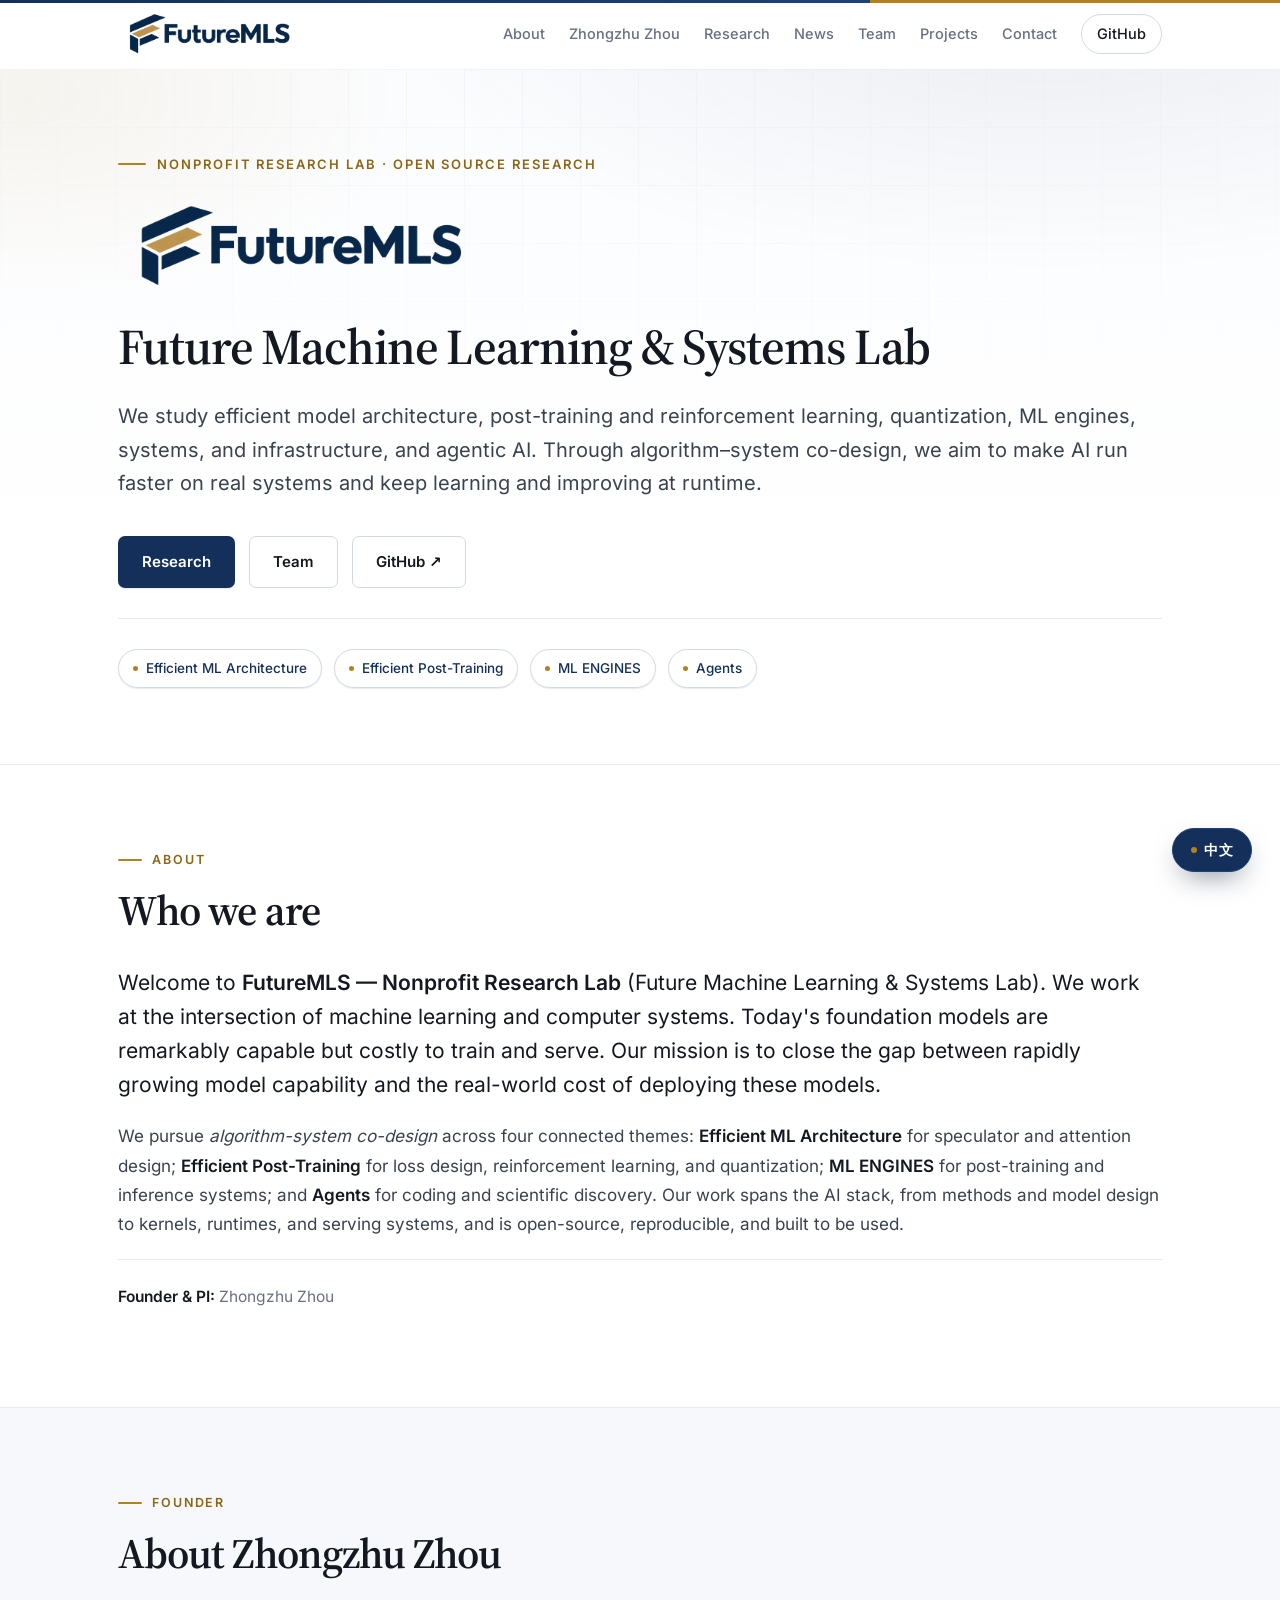
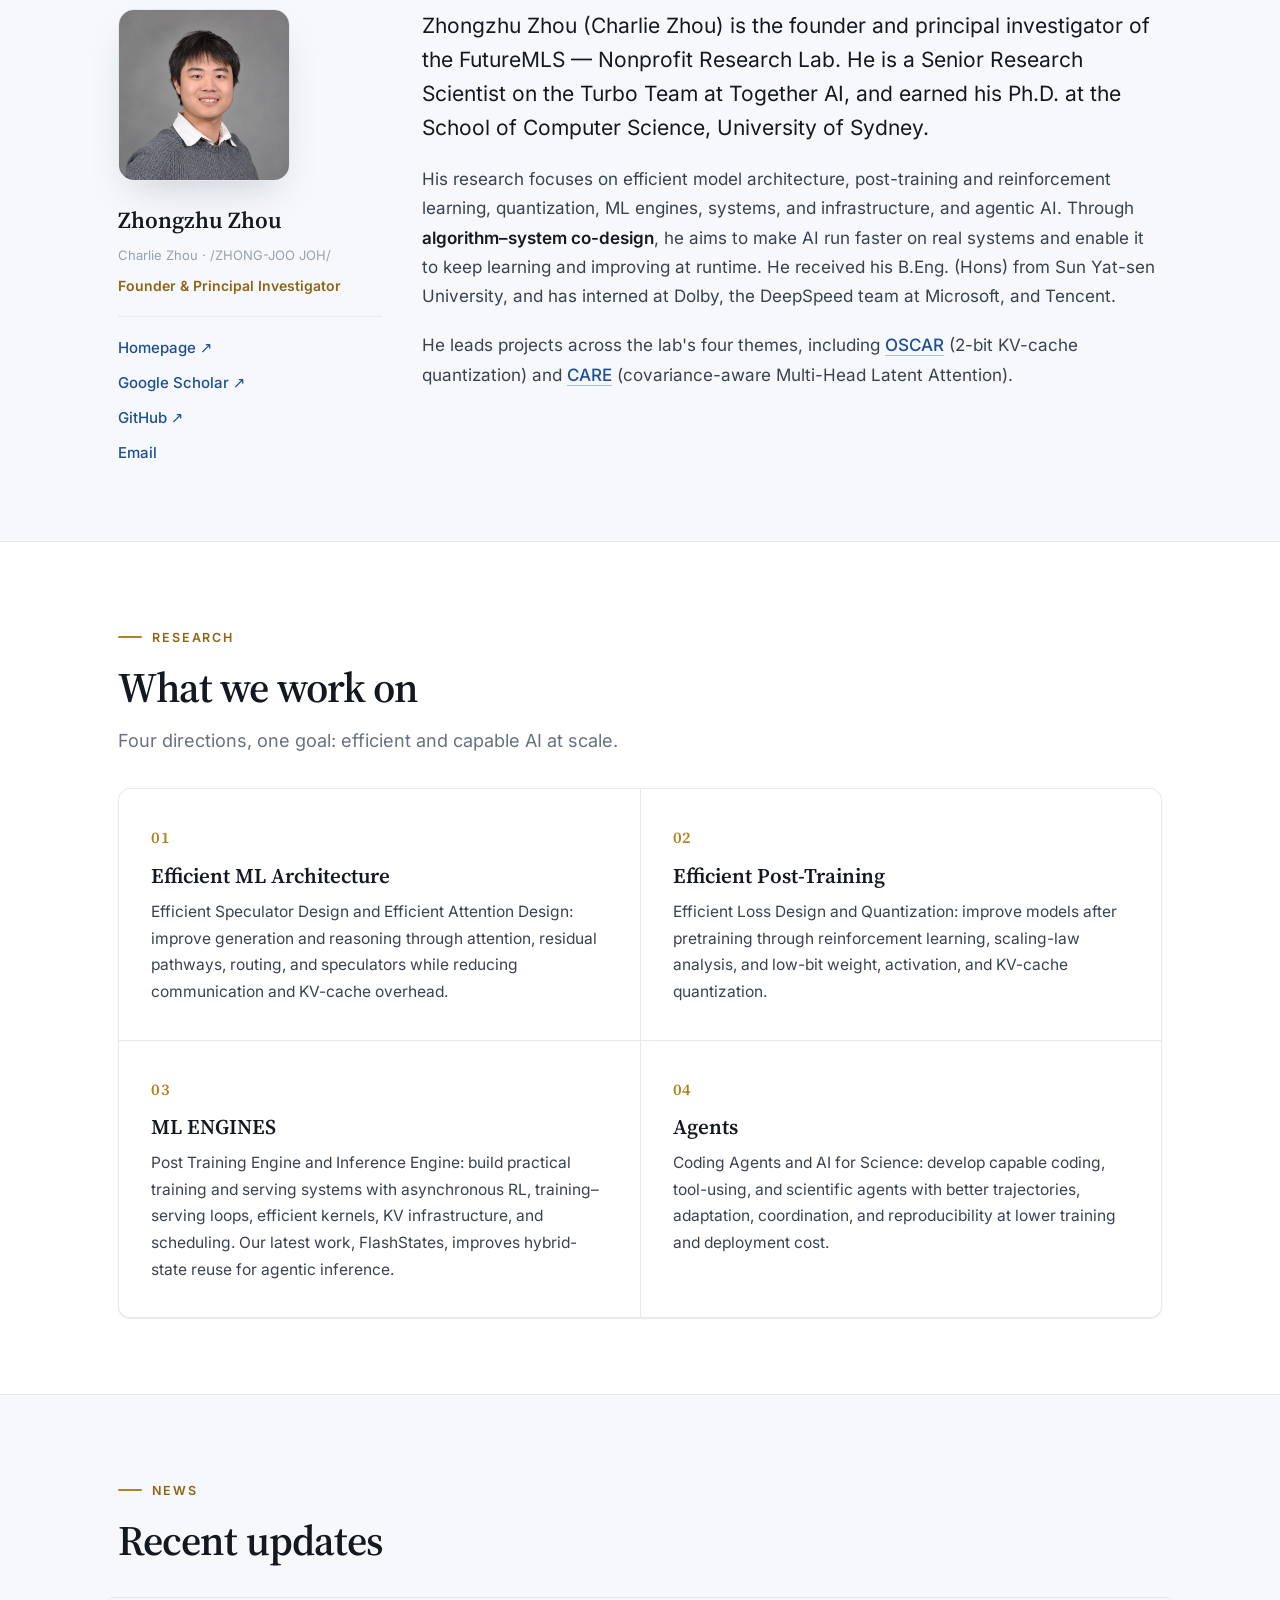
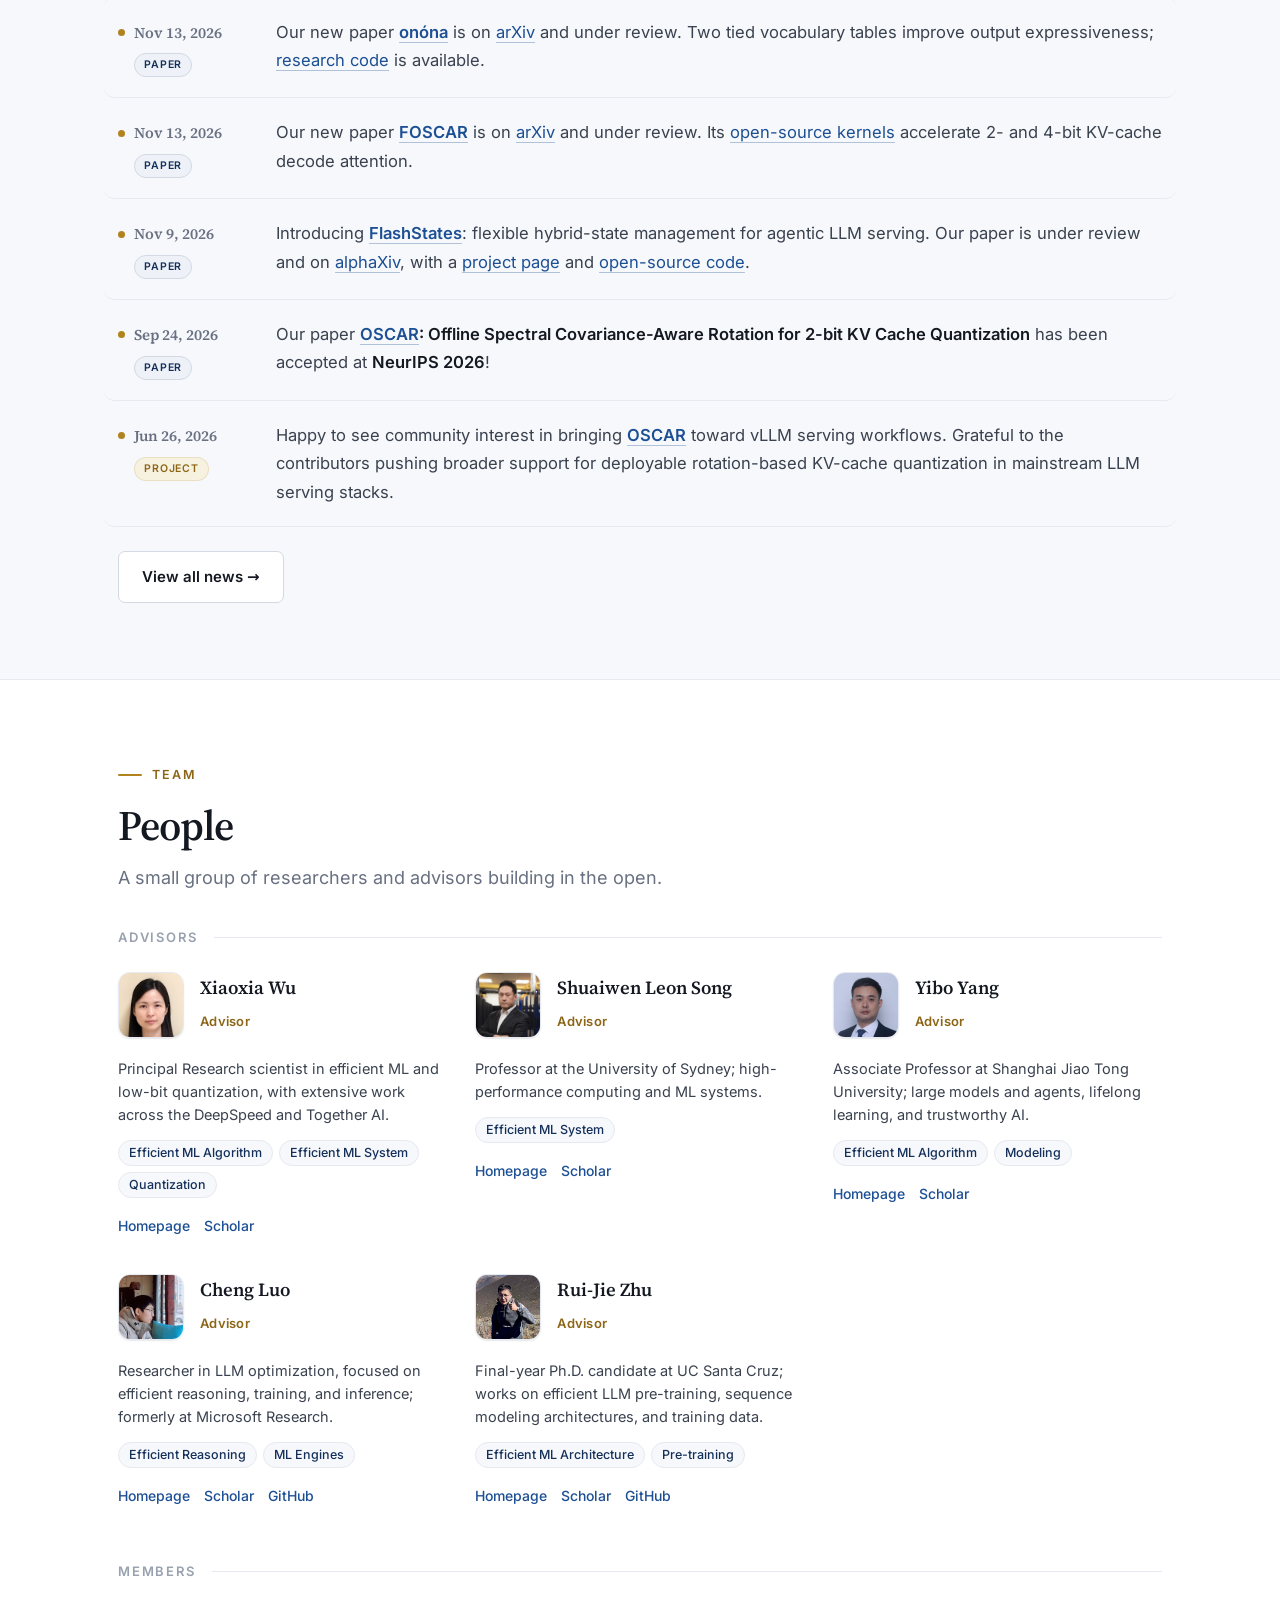
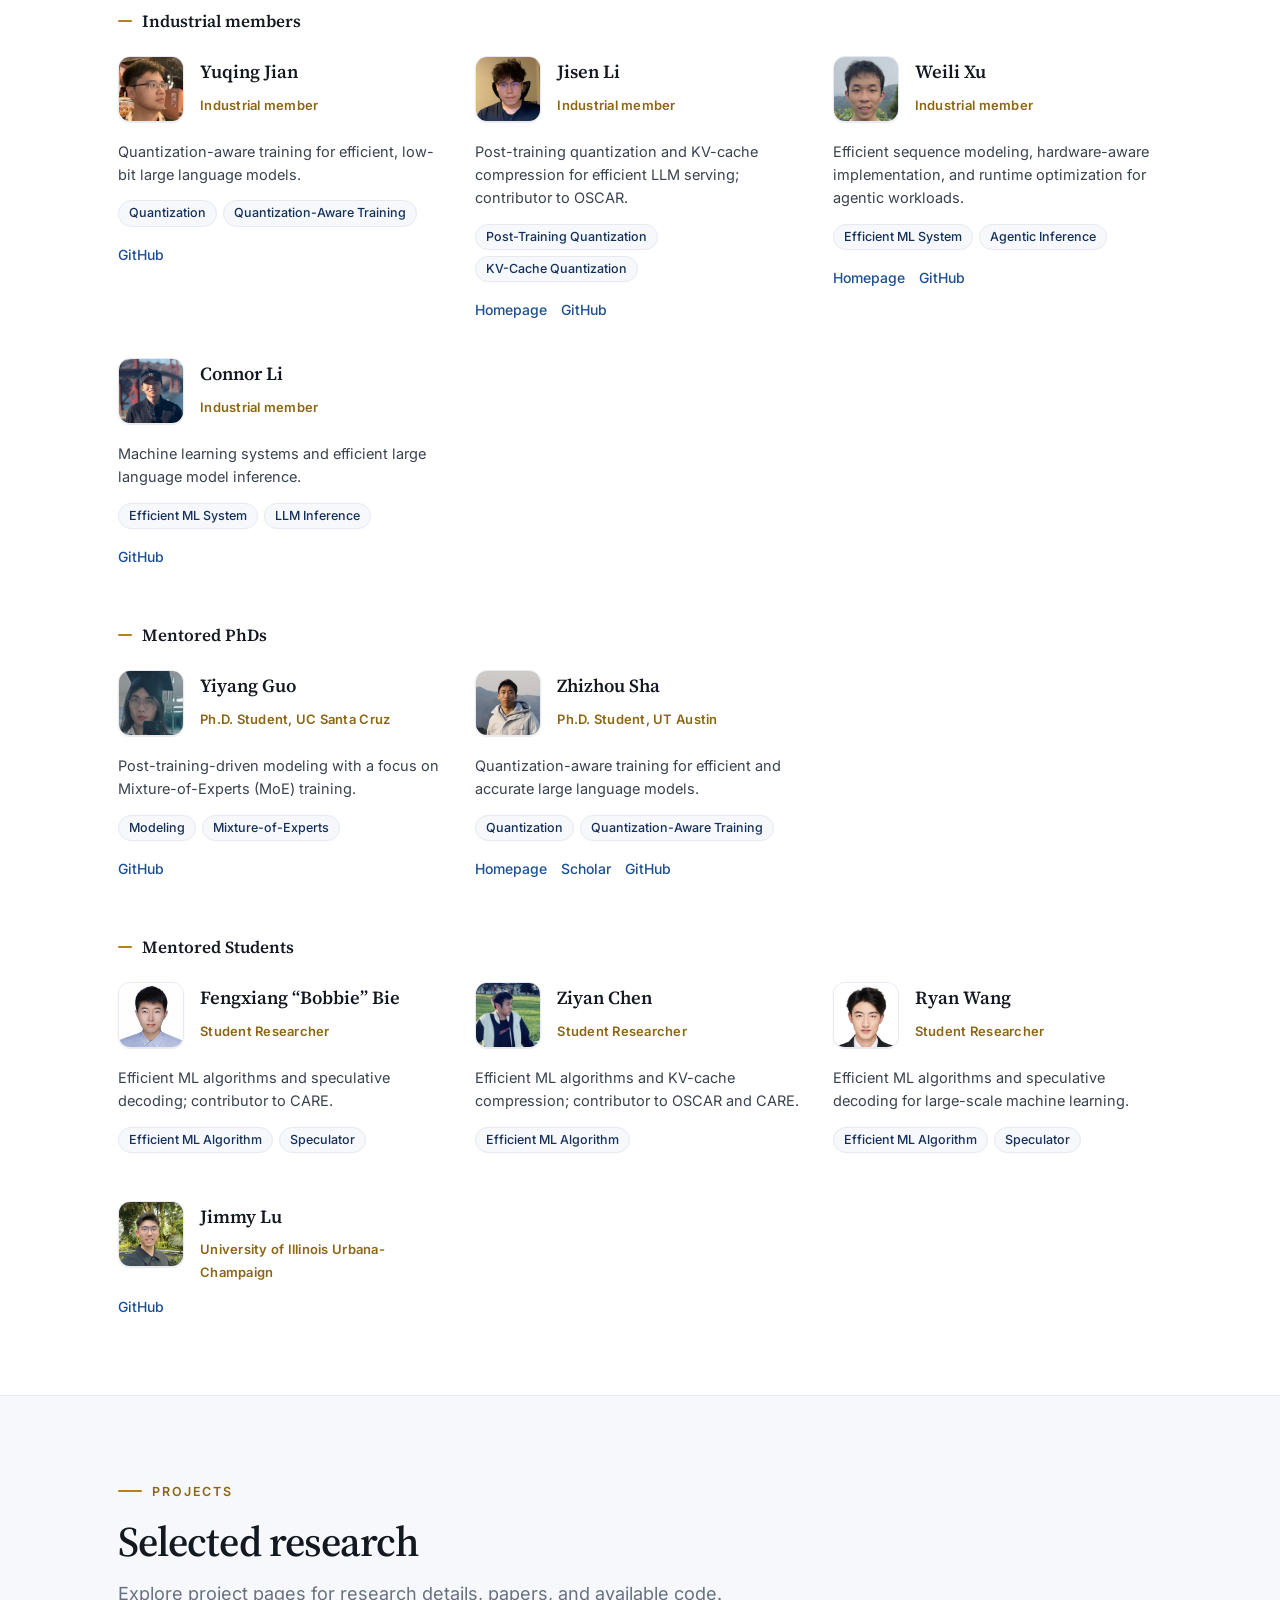
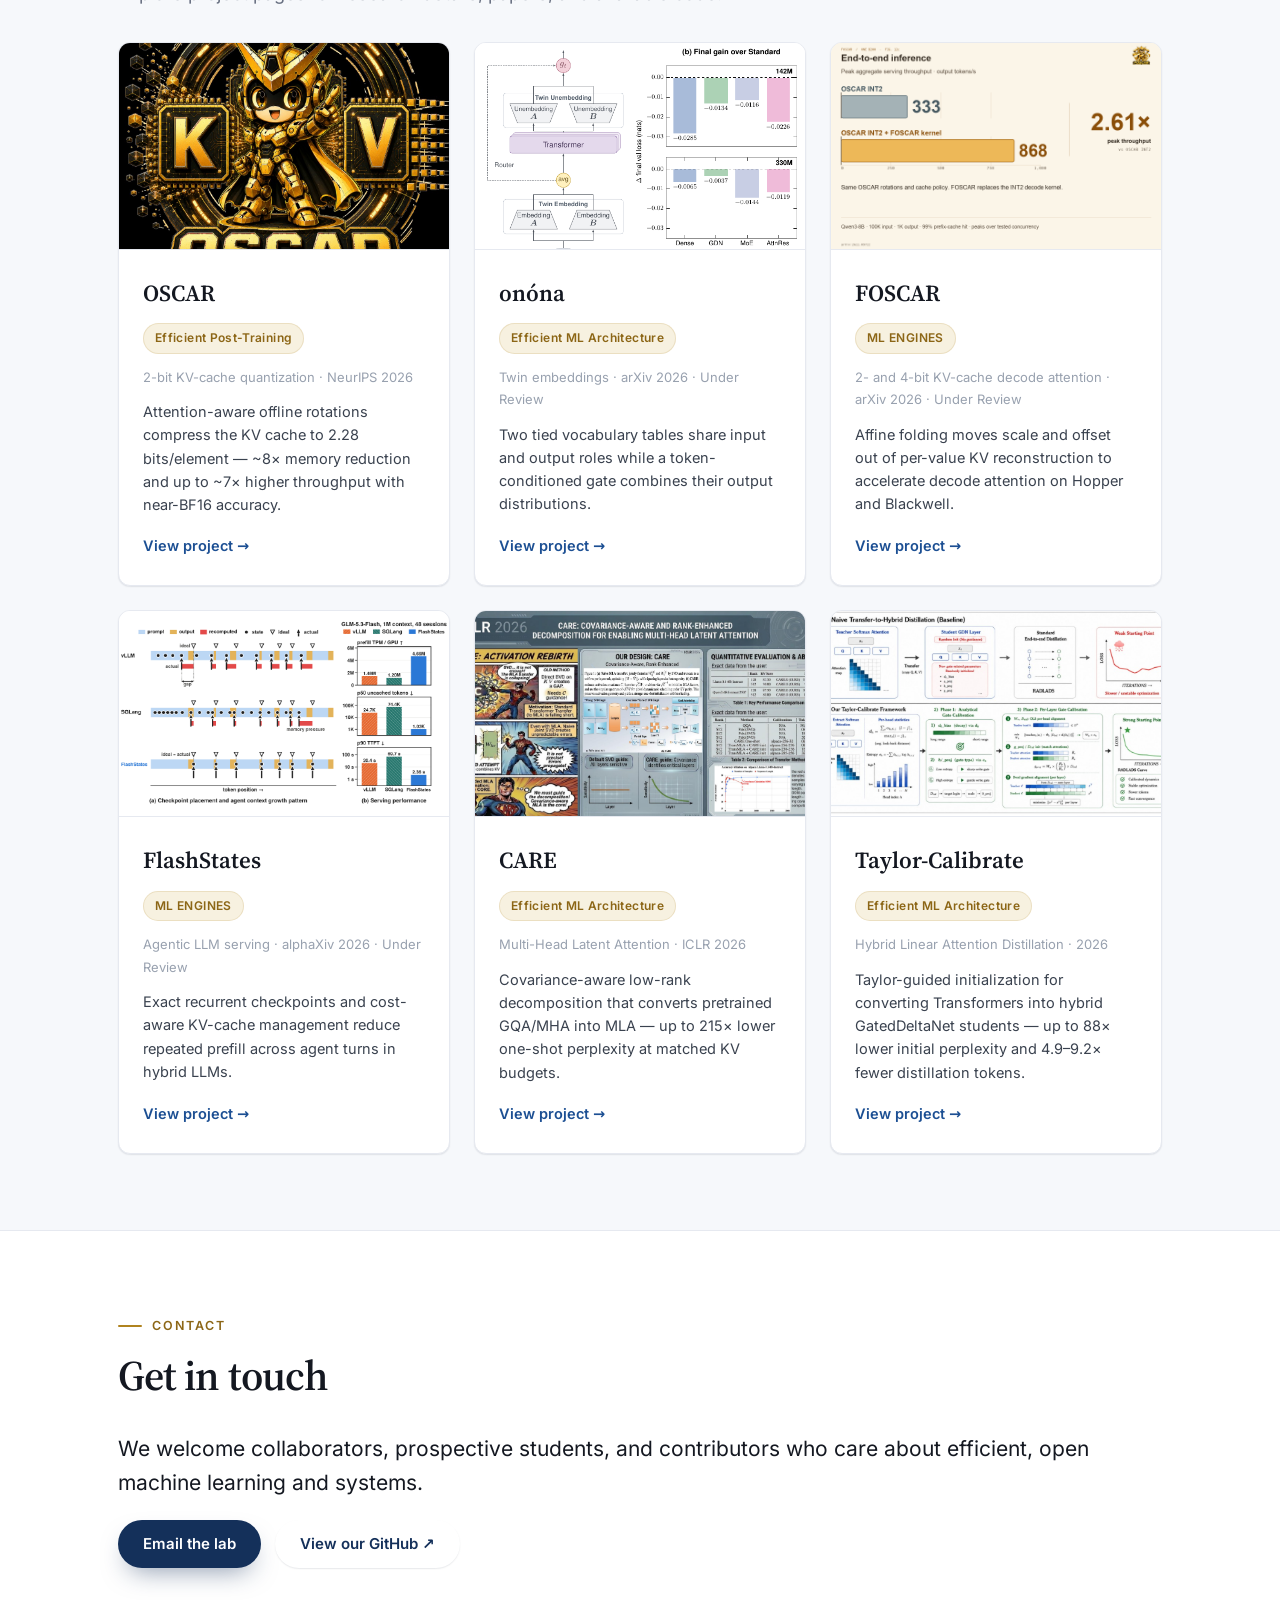
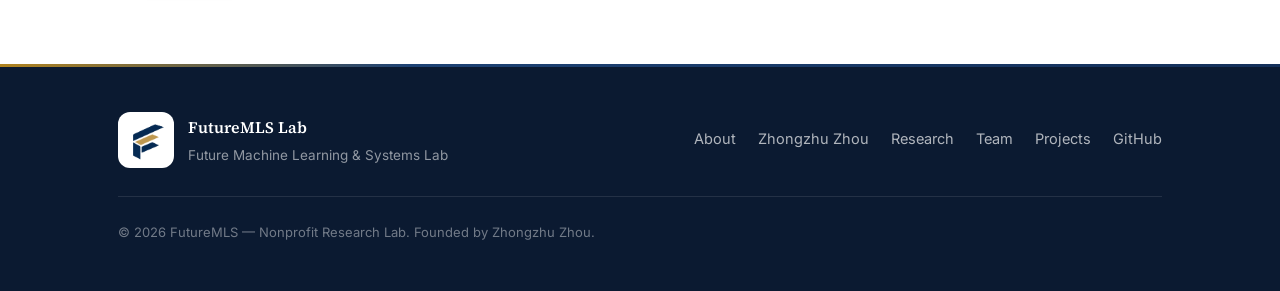
<file: index.html>
<!DOCTYPE html>
<html lang="en" data-lang="en">
<head>
  <meta charset="UTF-8" />
  <meta name="viewport" content="width=device-width, initial-scale=1.0" />
  <title>FutureMLS — Nonprofit Research Lab</title>
  <meta name="description" content="FutureMLS, a nonprofit research lab founded by Zhongzhu Zhou, researches efficient machine learning and systems: LLM inference, quantization, attention, and hardware-aware ML systems." />
  <meta name="author" content="FutureMLS Lab" />

  <!-- Open Graph -->
  <meta property="og:title" content="FutureMLS — Nonprofit Research Lab" />
  <meta property="og:description" content="FutureMLS — Nonprofit Research Lab. Efficient machine learning and systems: LLM inference, quantization, attention, and hardware-aware ML systems." />
  <meta property="og:type" content="website" />
  <meta property="og:image" content="https://futuremls.org/assets/img/futuremls-icon-20261011.png" />

  <link rel="icon" type="image/png" href="assets/img/futuremls-icon-20261011.png" />

  <!-- Choose the starting language before first paint. A saved choice always wins;
       otherwise Chinese-locale or mainland-China visitors start in Chinese. -->
  <script>
    (function () {
      var lang;
      try { lang = localStorage.getItem("lang"); } catch (e) {}
      if (lang !== "en" && lang !== "zh") {
        var zh = false;
        try {
          zh = (navigator.languages || [navigator.language || ""]).some(function (l) {
            return /^zh/i.test(l);
          }) || /^Asia\/(Shanghai|Chongqing|Harbin|Urumqi)$/.test(
            Intl.DateTimeFormat().resolvedOptions().timeZone || ""
          );
        } catch (e) {}
        lang = zh ? "zh" : "en";
      }
      if (lang === "zh") {
        document.documentElement.dataset.lang = "zh";
        document.documentElement.lang = "zh-CN";
      }
    })();
  </script>

  <!-- Fonts: self-hosted serif display + clean sans body -->
  <link rel="preload" href="assets/fonts/source-serif-4-latin.woff2" as="font" type="font/woff2" crossorigin />
  <link rel="preload" href="assets/fonts/inter-latin.woff2" as="font" type="font/woff2" crossorigin />

  <link rel="stylesheet" href="assets/css/style.css?v=20261011-layout" />
</head>
<body>
  <!-- ===== Navigation ===== -->
  <header class="nav" id="nav">
    <div class="nav__inner container">
      <a class="nav__brand" href="#home" aria-label="FutureMLS Lab home">
        <img src="assets/img/futuremls-wordmark-20261011.png" alt="FutureMLS" class="nav__logo" width="180" height="48" />
      </a>

      <nav class="nav__links" id="navLinks" aria-label="Primary">
        <a href="#about"><span data-i18n="en">About</span><span data-i18n="zh">关于</span></a>
        <a href="#founder"><span data-i18n="en">Zhongzhu Zhou</span><span data-i18n="zh">周中柱</span></a>
        <a href="#research"><span data-i18n="en">Research</span><span data-i18n="zh">研究</span></a>
        <a href="news.html"><span data-i18n="en">News</span><span data-i18n="zh">新闻</span></a>
        <a href="#team"><span data-i18n="en">Team</span><span data-i18n="zh">团队</span></a>
        <a href="#projects"><span data-i18n="en">Projects</span><span data-i18n="zh">项目</span></a>
        <a href="#contact"><span data-i18n="en">Contact</span><span data-i18n="zh">联系</span></a>
        <a href="https://github.com/FutureMLS-Lab" class="nav__ext" target="_blank" rel="noopener">GitHub</a>
      </nav>

      <button class="nav__toggle" id="navToggle" aria-label="Toggle menu" aria-expanded="false">
        <span></span><span></span><span></span>
      </button>
    </div>
  </header>

  <!-- ===== Hero (lab name on top) ===== -->
  <section class="hero" id="home">
    <div class="container hero__inner">
      <p class="hero__eyebrow" data-i18n="en">Nonprofit Research Lab · Open Source Research</p>
      <p class="hero__eyebrow" data-i18n="zh">非营利研究实验室 · 开源研究</p>
      <div class="hero__heading">
        <img src="assets/img/futuremls-wordmark-20261011.png" alt="FutureMLS" class="hero__logo" width="440" height="119" />
        <h1 class="hero__title">Future Machine Learning &amp; Systems <span data-i18n="en">Lab</span><span data-i18n="zh">实验室</span></h1>
      </div>
      <p class="hero__lead" data-i18n="en">
        We study efficient model architecture, post-training and reinforcement learning, quantization,
        ML engines, systems, and infrastructure, and agentic AI. Through algorithm–system co-design,
        we aim to make AI run faster on real systems and keep learning and improving at runtime.
      </p>
      <p class="hero__lead" data-i18n="zh">我们研究高效模型架构、后训练与强化学习、量化、机器学习引擎与系统基础设施，以及智能体。通过算法与系统协同设计，我们希望让 AI 在真实系统上运行得越来越快，最终能在运行过程中持续学习和改进。</p>
      <div class="hero__actions">
        <a href="#research" class="btn btn--primary"><span data-i18n="en">Research</span><span data-i18n="zh">研究方向</span></a>
        <a href="#team" class="btn btn--ghost"><span data-i18n="en">Team</span><span data-i18n="zh">团队</span></a>
        <a href="https://github.com/FutureMLS-Lab" class="btn btn--ghost" target="_blank" rel="noopener">GitHub ↗</a>
      </div>
      <ul class="hero__topics" aria-label="Research topics">
        <li>Efficient ML Architecture</li>
        <li>Efficient Post-Training</li>
        <li>ML ENGINES</li>
        <li>Agents</li>
      </ul>
    </div>
  </section>

  <!-- ===== About (Who we are) ===== -->
  <section class="section" id="about">
    <div class="container">
      <div class="section__head">
        <span class="eyebrow" data-i18n="en">About</span>
        <span class="eyebrow" data-i18n="zh">关于</span>
        <h2 class="section__title" data-i18n="en">Who we are</h2>
        <h2 class="section__title" data-i18n="zh">我们是谁</h2>
      </div>
      <div class="prose">
        <p class="prose__lead" data-i18n="en">
          Welcome to <strong>FutureMLS — Nonprofit Research Lab</strong> (Future Machine Learning &amp; Systems Lab).
          We work at the intersection of machine learning and computer systems. Today's
          foundation models are remarkably capable but costly to train and serve. Our mission
          is to close the gap between rapidly growing model capability and the real-world cost
          of deploying these models.
        </p>
        <p class="prose__lead" data-i18n="zh">欢迎来到 <strong>FutureMLS 非营利研究实验室</strong>（未来机器学习与系统实验室）。我们的研究处在机器学习与计算机系统的交叉地带。今天的基础模型能力惊人,但训练与部署的成本同样高昂。我们的使命,是弥合模型能力的快速增长与真实部署成本之间的鸿沟。</p>
        <p data-i18n="en">
          We pursue <em>algorithm-system co-design</em> across four connected themes:
          <strong>Efficient ML Architecture</strong> for speculator and attention design;
          <strong>Efficient Post-Training</strong> for loss design, reinforcement learning, and quantization;
          <strong>ML ENGINES</strong> for post-training and inference systems;
          and <strong>Agents</strong> for coding and scientific discovery. Our work spans the AI stack,
          from methods and model design to kernels, runtimes, and serving systems, and is
          open-source, reproducible, and built to be used.
        </p>
        <p data-i18n="zh">我们围绕四个相互关联的主题推进<em>算法—系统协同设计</em>：<strong>Efficient ML Architecture</strong> 聚焦推测模型与注意力设计；<strong>Efficient Post-Training</strong> 聚焦损失设计、强化学习与量化；<strong>ML ENGINES</strong> 聚焦后训练与推理系统；<strong>Agents</strong> 聚焦编程与科学发现。我们的工作贯穿整个 AI 技术栈——从方法与模型设计，到算子、运行时与服务系统——并且坚持开源、可复现、可直接使用。</p>
        <p class="prose__meta">
          <span data-i18n="en"><strong>Founder &amp; PI:</strong> Zhongzhu Zhou</span>
          <span data-i18n="zh"><strong>创始人 &amp; 负责人:</strong>周中柱</span>
        </p>
      </div>
    </div>
  </section>

  <!-- ===== About Zhongzhu Zhou (Founder) ===== -->
  <section class="section section--alt" id="founder">
    <div class="container">
      <div class="section__head">
        <span class="eyebrow" data-i18n="en">Founder</span>
        <span class="eyebrow" data-i18n="zh">创始人</span>
        <h2 class="section__title" data-i18n="en">About Zhongzhu Zhou</h2>
        <h2 class="section__title" data-i18n="zh">关于周中柱</h2>
      </div>

      <div class="founder">
        <aside class="founder__media">
          <img class="founder__photo" src="assets/img/people/zhongzhu-zhou-20260927.png" alt="Zhongzhu Zhou" />
          <p class="founder__name" data-i18n="en">Zhongzhu Zhou</p>
          <p class="founder__name" data-i18n="zh">周中柱 / Zhongzhu Zhou (Charlie Zhou)</p>
          <p class="founder__alias" data-i18n="en">Charlie Zhou · /ZHONG-JOO JOH/</p>
          <p class="founder__role" data-i18n="en">Founder &amp; Principal Investigator</p>
          <p class="founder__role" data-i18n="zh">创始人 &amp; 首席研究员</p>
          <div class="founder__links">
            <a href="https://zhongzhuzhou.org/" target="_blank" rel="noopener"><span data-i18n="en">Homepage ↗</span><span data-i18n="zh">个人主页 ↗</span></a>
            <a href="https://scholar.google.com/" target="_blank" rel="noopener">Google Scholar ↗</a>
            <a href="https://github.com/FutureMLS-Lab" target="_blank" rel="noopener">GitHub ↗</a>
            <a href="mailto:zhongzhu.zhou@sydney.edu.au"><span data-i18n="en">Email</span><span data-i18n="zh">邮箱</span></a>
          </div>
        </aside>

        <div class="founder__body prose">
          <p class="prose__lead" data-i18n="en">
            Zhongzhu Zhou (Charlie Zhou) is the founder and principal investigator of the
            FutureMLS — Nonprofit Research Lab. He is a Senior Research Scientist on the
            Turbo Team at Together AI, and earned his Ph.D. at the School of Computer Science,
            University of Sydney.
          </p>
          <p class="prose__lead" data-i18n="zh">周中柱(Charlie Zhou)是 FutureMLS 非营利研究实验室的创始人与首席研究员。他现任 Together AI Turbo 团队高级研究科学家,并于悉尼大学计算机科学学院取得博士学位。</p>
          <p data-i18n="en">
            His research focuses on efficient model architecture, post-training and reinforcement learning,
            quantization, ML engines, systems, and infrastructure, and agentic AI. Through
            <strong>algorithm–system co-design</strong>, he aims to make AI run faster on real systems and
            enable it to keep learning and improving at runtime. He received his B.Eng. (Hons)
            from Sun Yat-sen University, and has interned at Dolby, the DeepSpeed team at Microsoft, and Tencent.
          </p>
          <p data-i18n="zh">他的研究聚焦高效模型架构、后训练与强化学习、量化、机器学习引擎与系统基础设施，以及智能体。他希望通过<strong>算法与系统协同设计</strong>，让 AI 在真实系统上运行得越来越快，最终能在运行过程中持续学习和改进。他本科毕业于中山大学并获荣誉学位，曾在 Dolby、微软 DeepSpeed 团队与腾讯实习。</p>
          <p data-i18n="en">
            He leads projects across the lab's four themes, including
            <a href="projects/oscar.html">OSCAR</a> (2-bit KV-cache quantization)
            and <a href="projects/care.html">CARE</a> (covariance-aware Multi-Head Latent Attention).
          </p>
          <p data-i18n="zh">他主导实验室四个方向上的多个项目,包括 <a href="projects/oscar.html">OSCAR</a>(2-bit KV-cache 量化)与 <a href="projects/care.html">CARE</a>(协方差感知的 Multi-Head Latent Attention)。</p>
        </div>
      </div>
    </div>
  </section>

  <!-- ===== Research ===== -->
  <section class="section" id="research">
    <div class="container">
      <div class="section__head">
        <span class="eyebrow" data-i18n="en">Research</span>
        <span class="eyebrow" data-i18n="zh">研究</span>
        <h2 class="section__title" data-i18n="en">What we work on</h2>
        <h2 class="section__title" data-i18n="zh">我们的研究方向</h2>
        <p class="section__sub" data-i18n="en">Four directions, one goal: efficient and capable AI at scale.</p>
        <p class="section__sub" data-i18n="zh">四个方向,一个目标:让大规模 AI 既高效又强大。</p>
      </div>
      <div class="topics">
        <article class="topic reveal">
          <span class="topic__no">01</span>
          <h3 class="topic__title">Efficient ML Architecture</h3>
          <p data-i18n="en">Efficient Speculator Design and Efficient Attention Design: improve generation and reasoning through attention, residual pathways, routing, and speculators while reducing communication and KV-cache overhead.</p>
          <p data-i18n="zh">高效推测模型设计与高效注意力设计：通过注意力、残差路径、路由与推测模型改进生成和推理，同时降低通信与 KV-cache 开销。</p>
        </article>
        <article class="topic reveal">
          <span class="topic__no">02</span>
          <h3 class="topic__title">Efficient Post-Training</h3>
          <p data-i18n="en">Efficient Loss Design and Quantization: improve models after pretraining through reinforcement learning, scaling-law analysis, and low-bit weight, activation, and KV-cache quantization.</p>
          <p data-i18n="zh">高效损失设计与量化：通过强化学习、缩放规律分析，以及权重、激活与 KV-cache 的低比特量化，提升预训练模型的能力与效率。</p>
        </article>
        <article class="topic reveal">
          <span class="topic__no">03</span>
          <h3 class="topic__title">ML ENGINES</h3>
          <p data-i18n="en">Post Training Engine and Inference Engine: build practical training and serving systems with asynchronous RL, training–serving loops, efficient kernels, KV infrastructure, and scheduling. Our latest work, <a href="projects/flashstate.html">FlashStates</a>, improves hybrid-state reuse for agentic inference.</p>
          <p data-i18n="zh">后训练引擎与推理引擎：通过异步强化学习、训练—服务闭环、高效算子、KV 基础设施与调度，构建实用的训练和服务系统。最新工作 <a href="projects/flashstate.html">FlashStates</a> 聚焦智能体推理中的混合状态复用。</p>
        </article>
        <article class="topic reveal">
          <span class="topic__no">04</span>
          <h3 class="topic__title">Agents</h3>
          <p data-i18n="en">Coding Agents and AI for Science: develop capable coding, tool-using, and scientific agents with better trajectories, adaptation, coordination, and reproducibility at lower training and deployment cost.</p>
          <p data-i18n="zh">编程智能体与 AI for Science：提升编程、工具使用和科学智能体的轨迹质量、适应能力、协作与可复现性，同时降低训练和部署成本。</p>
        </article>
      </div>
    </div>
  </section>

  <!-- ===== News ===== -->
  <section class="section section--alt" id="news">
    <div class="container">
      <div class="section__head">
        <span class="eyebrow" data-i18n="en">News</span>
        <span class="eyebrow" data-i18n="zh">新闻</span>
        <h2 class="section__title" data-i18n="en">Recent updates</h2>
        <h2 class="section__title" data-i18n="zh">最新动态</h2>
      </div>
      <ul class="news">
      <li class="news__item reveal">
        <div class="news__meta"><span class="news__date">Nov 13, 2026</span><span class="news__cat news__cat--paper" data-i18n="en">Paper</span><span class="news__cat news__cat--paper" data-i18n="zh">论文</span></div>
        <p class="news__text" data-i18n="en">Our new paper <strong><a href="projects/onona.html">onóna</a></strong> is on <a href="https://arxiv.org/abs/2611.10556">arXiv</a> and under review. Two tied vocabulary tables improve output expressiveness; <a href="https://github.com/FutureMLS-Lab/onona">research code</a> is available.</p>
        <p class="news__text" data-i18n="zh">我们的新论文 <strong><a href="projects/onona.html">onóna</a></strong> 已在 <a href="https://arxiv.org/abs/2611.10556">arXiv</a> 上线，正在审稿。两个共享权重的词表提升输出表达能力；<a href="https://github.com/FutureMLS-Lab/onona">研究代码</a>已公开。</p>
      </li>
<li class="news__item reveal">
        <div class="news__meta"><span class="news__date">Nov 13, 2026</span><span class="news__cat news__cat--paper" data-i18n="en">Paper</span><span class="news__cat news__cat--paper" data-i18n="zh">论文</span></div>
        <p class="news__text" data-i18n="en">Our new paper <strong><a href="projects/foscar.html">FOSCAR</a></strong> is on <a href="https://arxiv.org/abs/2611.09722">arXiv</a> and under review. Its <a href="https://github.com/FutureMLS-Lab/FOSCAR">open-source kernels</a> accelerate 2- and 4-bit KV-cache decode attention.</p>
        <p class="news__text" data-i18n="zh">我们的新论文 <strong><a href="projects/foscar.html">FOSCAR</a></strong> 已在 <a href="https://arxiv.org/abs/2611.09722">arXiv</a> 上线，正在审稿。<a href="https://github.com/FutureMLS-Lab/FOSCAR">开源内核</a>加速 2-bit 与 4-bit KV-cache 解码注意力。</p>
      </li>
      <li class="news__item reveal">
        <div class="news__meta">
          <span class="news__date">Nov 9, 2026</span>
          <span class="news__cat news__cat--paper" data-i18n="en">Paper</span>
          <span class="news__cat news__cat--paper" data-i18n="zh">论文</span>
        </div>
        <p class="news__text" data-i18n="en">Introducing <strong><a href="projects/flashstate.html">FlashStates</a></strong>: flexible hybrid-state management for agentic LLM serving. Our paper is under review and on <a href="https://www.alphaxiv.org/abs/2611.flashstate" target="_blank" rel="noopener">alphaXiv</a>, with a <a href="https://flashstates.ai" target="_blank" rel="noopener">project page</a> and <a href="https://github.com/FutureMLS-Lab/FlashStates" target="_blank" rel="noopener">open-source code</a>.</p>
        <p class="news__text" data-i18n="zh">发布 <strong><a href="projects/flashstate.html">FlashStates</a></strong>：面向智能体 LLM 服务的灵活混合状态管理系统。论文正在审稿，已上线 <a href="https://www.alphaxiv.org/abs/2611.flashstate" target="_blank" rel="noopener">alphaXiv</a>，并提供<a href="https://flashstates.ai" target="_blank" rel="noopener">项目主页</a>与<a href="https://github.com/FutureMLS-Lab/FlashStates" target="_blank" rel="noopener">开源代码</a>。</p>
      </li>

      <li class="news__item reveal">
        <div class="news__meta">
          <span class="news__date">Sep 24, 2026</span>
          <span class="news__cat news__cat--paper" data-i18n="en">Paper</span>
          <span class="news__cat news__cat--paper" data-i18n="zh">论文</span>
        </div>
        <p class="news__text" data-i18n="en">Our paper <strong><a href="projects/oscar.html">OSCAR</a>: Offline Spectral Covariance-Aware Rotation for 2-bit KV Cache Quantization</strong> has been accepted at <strong>NeurIPS 2026</strong>!</p>
        <p class="news__text" data-i18n="zh">我们的论文 <strong><a href="projects/oscar.html">OSCAR</a>: Offline Spectral Covariance-Aware Rotation for 2-bit KV Cache Quantization</strong> 已被 <strong>NeurIPS 2026</strong> 接收！</p>
      </li>
        <li class="news__item reveal">
          <div class="news__meta">
            <span class="news__date">Jun 26, 2026</span>
            <span class="news__cat" data-i18n="en">Project</span>
            <span class="news__cat" data-i18n="zh">项目</span>
          </div>
          <p class="news__text" data-i18n="en">Happy to see community interest in bringing <strong><a href="projects/oscar.html">OSCAR</a></strong> toward vLLM serving workflows. Grateful to the contributors pushing broader support for deployable rotation-based KV-cache quantization in mainstream LLM serving stacks.</p>
          <p class="news__text" data-i18n="zh">很高兴看到社区正在把 <strong><a href="projects/oscar.html">OSCAR</a></strong> 推向 vLLM 的服务链路。感谢各位贡献者,让基于旋转的可部署 KV-cache 量化在主流 LLM 服务栈中获得更广泛的支持。</p>
        </li>
        <li class="news__item reveal">
          <div class="news__meta">
            <span class="news__date">Jun 19, 2026</span>
            <span class="news__cat" data-i18n="en">Project</span>
            <span class="news__cat" data-i18n="zh">项目</span>
          </div>
          <p class="news__text" data-i18n="en"><strong><a href="projects/oscar.html">OSCAR</a></strong> has been covered by multiple tech media outlets, including Towards AI, ModelScope, MarkTechPost, QbitAI (量子位), and Synced (机器之心), reaching 100,000+ reads across platforms. Grateful for the community interest in deployable 2-bit KV-cache quantization.</p>
          <p class="news__text" data-i18n="zh"><strong><a href="projects/oscar.html">OSCAR</a></strong> 被多家科技媒体报道,包括 Towards AI、ModelScope、MarkTechPost、量子位与机器之心,全平台阅读量超过 100,000 次。感谢社区对可部署 2-bit KV-cache 量化的关注。</p>
        </li>
        <li class="news__item reveal">
          <div class="news__meta">
            <span class="news__date">Jun 18, 2026</span>
            <span class="news__cat" data-i18n="en">Project</span>
            <span class="news__cat" data-i18n="zh">项目</span>
          </div>
          <p class="news__text" data-i18n="en">Released <strong><a href="projects/taylor-calibrate.html">Taylor-Calibrate</a></strong>: Principled Initialization for Hybrid Linear Attention Distillation. The codebase distills Qwen/Llama softmax-attention Transformers into hybrid linear-attention students built on GatedDeltaNet, using Taylor-series-informed initialization before staged distillation.</p>
          <p class="news__text" data-i18n="zh">发布 <strong><a href="projects/taylor-calibrate.html">Taylor-Calibrate</a></strong>:面向混合线性注意力蒸馏的原理化初始化方法。该代码库把 Qwen/Llama 的 softmax attention Transformer 蒸馏为基于 GatedDeltaNet 的混合线性注意力学生模型,并在分阶段蒸馏前先完成基于泰勒展开的初始化。</p>
        </li>
        <li class="news__item reveal">
          <div class="news__meta">
            <span class="news__date">Jun 15, 2026</span>
            <span class="news__cat news__cat--paper" data-i18n="en">Paper</span>
            <span class="news__cat news__cat--paper" data-i18n="zh">论文</span>
          </div>
          <p class="news__text" data-i18n="en">Our <strong><a href="projects/oscar.html">OSCAR</a></strong> paper is available on <a href="https://arxiv.org/abs/2605.17757">arXiv</a>, with a <a href="https://oscar-quantize.github.io/">project page</a> and <a href="https://github.com/FutureMLS-Lab/OSCAR">code</a>.</p>
          <p class="news__text" data-i18n="zh">我们的 <strong><a href="projects/oscar.html">OSCAR</a></strong> 论文已上线 <a href="https://arxiv.org/abs/2605.17757">arXiv</a>，并提供<a href="https://oscar-quantize.github.io/">项目主页</a>与<a href="https://github.com/FutureMLS-Lab/OSCAR">代码</a>。</p>
        </li>
        <li class="news__item reveal">
          <div class="news__meta">
            <span class="news__date">Jun 15, 2026</span>
            <span class="news__cat news__cat--paper" data-i18n="en">Paper</span>
            <span class="news__cat news__cat--paper" data-i18n="zh">论文</span>
          </div>
        <p class="news__text" data-i18n="en">Our paper <strong><a href="projects/oscar.html">OSCAR</a>: Offline Spectral Covariance-Aware Rotation for 2-bit KV Cache Quantization</strong> has been accepted by <strong>ACL SELVA 2026</strong>!</p>
          <p class="news__text" data-i18n="zh">我们的论文 <strong><a href="projects/oscar.html">OSCAR</a>: Offline Spectral Covariance-Aware Rotation for 2-bit KV Cache Quantization</strong> 已被 <strong>ACL SELVA 2026</strong> 接收!</p>
        </li>
        <li class="news__item reveal">
          <div class="news__meta">
            <span class="news__date">Jun 10, 2026</span>
            <span class="news__cat" data-i18n="en">Project</span>
            <span class="news__cat" data-i18n="zh">项目</span>
          </div>
          <p class="news__text" data-i18n="en">Huge thanks to the open-source community — <strong><a href="projects/oscar.html">OSCAR</a></strong> has reached 500 stars on GitHub and now supports local llama.cpp usage, making 2-bit KV-cache quantization easier to try on local LLM deployments.</p>
          <p class="news__text" data-i18n="zh">衷心感谢开源社区——<strong><a href="projects/oscar.html">OSCAR</a></strong> 的 GitHub star 数已达 500,并且现已支持在本地 llama.cpp 中使用,让 2-bit KV-cache 量化更容易在本地 LLM 部署上试用。</p>
        </li>
        <li class="news__item reveal">
          <div class="news__meta">
            <span class="news__date">May 26, 2026</span>
            <span class="news__cat" data-i18n="en">Project</span>
            <span class="news__cat" data-i18n="zh">项目</span>
          </div>
          <p class="news__text" data-i18n="en"><strong><a href="projects/oscar.html">OSCAR</a></strong> crosses 100&nbsp;★ on GitHub in its first week — thanks to the open-source community.</p>
          <p class="news__text" data-i18n="zh"><strong><a href="projects/oscar.html">OSCAR</a></strong> 上线首周 GitHub star 数突破 100&nbsp;★——感谢开源社区。</p>
        </li>
        <li class="news__item reveal">
          <div class="news__meta">
            <span class="news__date">May 19, 2026</span>
            <span class="news__cat" data-i18n="en">Project</span>
            <span class="news__cat" data-i18n="zh">项目</span>
          </div>
          <p class="news__text" data-i18n="en"><strong><a href="projects/oscar.html">OSCAR</a></strong> released — 2-bit KV-cache serving at 2.28 effective bits/element with near-BF16 accuracy on Qwen3 and GLM-4.7.</p>
          <p class="news__text" data-i18n="zh"><strong><a href="projects/oscar.html">OSCAR</a></strong> 正式发布——在 Qwen3 与 GLM-4.7 上以 2.28 等效 bit/元素实现 2-bit KV-cache 服务,精度接近 BF16。</p>
        </li>
        <li class="news__item reveal">
          <div class="news__meta">
            <span class="news__date">Apr 2026</span>
            <span class="news__cat news__cat--paper" data-i18n="en">Paper</span>
            <span class="news__cat news__cat--paper" data-i18n="zh">论文</span>
          </div>
          <p class="news__text" data-i18n="en"><strong><a href="projects/care.html">CARE</a></strong> presented at <strong>ICLR 2026</strong>: covariance-aware, rank-enhanced decomposition for Multi-Head Latent Attention.</p>
          <p class="news__text" data-i18n="zh"><strong><a href="projects/care.html">CARE</a></strong> 在 <strong>ICLR 2026</strong> 发表:面向 Multi-Head Latent Attention 的协方差感知、秩增强分解方法。</p>
        </li>
      <li class="news__item reveal">
        <div class="news__meta"><span class="news__date">Jan 27, 2026</span><span class="news__cat news__cat--paper" data-i18n="en">Paper</span><span class="news__cat news__cat--paper" data-i18n="zh">论文</span></div>
        <p class="news__text" data-i18n="en">Our paper <strong><a href="projects/care.html">CARE</a></strong> was accepted at <strong>ICLR 2026</strong>.</p>
        <p class="news__text" data-i18n="zh">我们的论文 <strong><a href="projects/care.html">CARE</a></strong> 被 <strong>ICLR 2026</strong> 接收。</p>
      </li>
      </ul>
      <div class="news__more">
        <a class="btn btn--ghost" href="news.html"><span data-i18n="en">View all news →</span><span data-i18n="zh">查看全部动态 →</span></a>
      </div>
    </div>
  </section>

  <!-- ===== Team ===== -->
  <section class="section" id="team">
    <div class="container">
      <div class="section__head">
        <span class="eyebrow" data-i18n="en">Team</span>
        <span class="eyebrow" data-i18n="zh">团队</span>
        <h2 class="section__title" data-i18n="en">People</h2>
        <h2 class="section__title" data-i18n="zh">团队成员</h2>
        <p class="section__sub" data-i18n="en">A small group of researchers and advisors building in the open.</p>
        <p class="section__sub" data-i18n="zh">一支小而专注的研究者与顾问团队,坚持开放地做研究。</p>
      </div>

      <h3 class="team__group" data-i18n="en">Advisors</h3>
      <h3 class="team__group" data-i18n="zh">顾问</h3>
      <div class="people people--advisors">
        <article class="person reveal">
          <img class="person__photo" src="assets/img/people/xiaoxia-wu.jpg" alt="Xiaoxia Wu" />
          <div class="person__info">
            <h4 class="person__name">Xiaoxia Wu</h4>
            <p class="person__role" data-i18n="en">Advisor</p>
            <p class="person__role" data-i18n="zh">顾问</p>
            <p class="person__bio" data-i18n="en">Principal Research scientist in efficient ML and low-bit quantization, with extensive work across the DeepSpeed and Together AI.</p>
            <p class="person__bio" data-i18n="zh">高效机器学习与低比特量化方向的首席研究科学家,在 DeepSpeed 与 Together AI 有大量相关工作。</p>
            <ul class="person__tags">
              <li>Efficient ML Algorithm</li>
              <li>Efficient ML System</li>
              <li>Quantization</li>
            </ul>
            <div class="person__links">
              <a href="https://xwushirley.github.io/" target="_blank" rel="noopener"><span data-i18n="en">Homepage</span><span data-i18n="zh">主页</span></a>
              <a href="https://scholar.google.com/citations?user=Ry0Bdt8AAAAJ" target="_blank" rel="noopener">Scholar</a>
            </div>
          </div>
        </article>

        <article class="person reveal">
          <img class="person__photo" src="assets/img/people/shuaiwen-song.png" alt="Shuaiwen Leon Song" />
          <div class="person__info">
            <h4 class="person__name">Shuaiwen Leon Song</h4>
            <p class="person__role" data-i18n="en">Advisor</p>
            <p class="person__role" data-i18n="zh">顾问</p>
            <p class="person__bio" data-i18n="en">Professor at the University of Sydney; high-performance computing and ML systems.</p>
            <p class="person__bio" data-i18n="zh">悉尼大学教授,研究方向为高性能计算与机器学习系统。</p>
            <ul class="person__tags">
              <li>Efficient ML System</li>
            </ul>
            <div class="person__links">
              <a href="https://shuaiwen-leon-song.github.io/" target="_blank" rel="noopener"><span data-i18n="en">Homepage</span><span data-i18n="zh">主页</span></a>
              <a href="https://scholar.google.com/citations?user=vt_QcOMAAAAJ" target="_blank" rel="noopener">Scholar</a>
            </div>
          </div>
        </article>

        <article class="person reveal">
          <img class="person__photo" src="assets/img/people/yibo-yang.jpg" alt="Yibo Yang" />
          <div class="person__info">
            <h4 class="person__name">Yibo Yang</h4>
            <p class="person__role" data-i18n="en">Advisor</p>
            <p class="person__role" data-i18n="zh">顾问</p>
            <p class="person__bio" data-i18n="en">Associate Professor at Shanghai Jiao Tong University; large models and agents, lifelong learning, and trustworthy AI.</p>
            <p class="person__bio" data-i18n="zh">上海交通大学人工智能学院副教授;研究方向为大模型与智能体、终身学习与可信 AI。</p>
            <ul class="person__tags">
              <li>Efficient ML Algorithm</li>
              <li>Modeling</li>
            </ul>
            <div class="person__links">
              <a href="https://iboing.github.io/" target="_blank" rel="noopener"><span data-i18n="en">Homepage</span><span data-i18n="zh">主页</span></a>
              <a href="https://scholar.google.com/citations?user=DxXXnCcAAAAJ" target="_blank" rel="noopener">Scholar</a>
            </div>
          </div>
        </article>

        <article class="person reveal">
          <img class="person__photo" src="assets/img/people/cheng-luo.jpg" alt="Cheng Luo" />
          <div class="person__info">
            <h4 class="person__name">Cheng Luo</h4>
            <p class="person__role" data-i18n="en">Advisor</p>
            <p class="person__role" data-i18n="zh">顾问</p>
            <p class="person__bio" data-i18n="en">Researcher in LLM optimization, focused on efficient reasoning, training, and inference; formerly at Microsoft Research.</p>
            <p class="person__bio" data-i18n="zh">大模型优化研究者，聚焦高效推理、训练与推断；曾任职于微软研究院。</p>
            <ul class="person__tags">
              <li>Efficient Reasoning</li>
              <li>ML Engines</li>
            </ul>
            <div class="person__links">
              <a href="https://wdlctc.github.io/" target="_blank" rel="noopener"><span data-i18n="en">Homepage</span><span data-i18n="zh">主页</span></a>
              <a href="https://scholar.google.com/citations?user=jmCDQGoAAAAJ" target="_blank" rel="noopener">Scholar</a>
              <a href="https://github.com/wdlctc" target="_blank" rel="noopener">GitHub</a>
            </div>
          </div>
        </article>
        <article class="person reveal">
          <img class="person__photo" src="assets/img/people/ruijie-zhu.jpg" alt="Rui-Jie Zhu" />
          <div class="person__info">
            <h4 class="person__name">Rui-Jie Zhu</h4>
            <p class="person__role" data-i18n="en">Advisor</p>
            <p class="person__role" data-i18n="zh">顾问</p>
            <p class="person__bio" data-i18n="en">Final-year Ph.D. candidate at UC Santa Cruz; works on efficient LLM pre-training, sequence modeling architectures, and training data.</p>
            <p class="person__bio" data-i18n="zh">加州大学圣克鲁兹分校博士候选人，研究高效大模型预训练、序列建模架构与训练数据。</p>
            <ul class="person__tags">
              <li>Efficient ML Architecture</li>
              <li>Pre-training</li>
            </ul>
            <div class="person__links">
              <a href="https://ridgerzhu.com/" target="_blank" rel="noopener"><span data-i18n="en">Homepage</span><span data-i18n="zh">主页</span></a>
              <a href="https://scholar.google.com/citations?user=08ITzJsAAAAJ" target="_blank" rel="noopener">Scholar</a>
              <a href="https://github.com/ridgerchu" target="_blank" rel="noopener">GitHub</a>
            </div>
          </div>
        </article>
      </div>

      <h3 class="team__group" data-i18n="en">Members</h3>
      <h3 class="team__group" data-i18n="zh">成员</h3>

      <h4 class="team__subgroup" data-i18n="en">Industrial members</h4>
      <h4 class="team__subgroup" data-i18n="zh">工业界成员</h4>
      <div class="people" id="industrial-members">
        <article class="person reveal">
          <img class="person__photo" src="assets/img/people/yuqing-jian.jpg" alt="Yuqing Jian" />
          <div class="person__info">
            <h4 class="person__name">Yuqing Jian</h4>
            <p class="person__role" data-i18n="en">Industrial member</p>
            <p class="person__role" data-i18n="zh">工业界成员</p>
            <p class="person__bio" data-i18n="en">Quantization-aware training for efficient, low-bit large language models.</p>
            <p class="person__bio" data-i18n="zh">面向高效低比特大语言模型的量化感知训练。</p>
            <ul class="person__tags">
              <li>Quantization</li>
              <li>Quantization-Aware Training</li>
            </ul>
            <div class="person__links">
              <a href="https://github.com/jianyq" target="_blank" rel="noopener">GitHub</a>
            </div>
          </div>
        </article>

        <article class="person reveal">
          <img class="person__photo" src="assets/img/people/jisen-li.jpg" alt="Jisen Li" />
          <div class="person__info">
            <h4 class="person__name">Jisen Li</h4>
            <p class="person__role" data-i18n="en">Industrial member</p>
            <p class="person__role" data-i18n="zh">工业界成员</p>
            <p class="person__bio" data-i18n="en">Post-training quantization and KV-cache compression for efficient LLM serving; contributor to OSCAR.</p>
            <p class="person__bio" data-i18n="zh">面向高效 LLM 服务的训练后量化与 KV-cache 压缩;OSCAR 项目贡献者。</p>
            <ul class="person__tags">
              <li>Post-Training Quantization</li>
              <li>KV-Cache Quantization</li>
            </ul>
            <div class="person__links">
              <a href="https://jisenli.me/" target="_blank" rel="noopener"><span data-i18n="en">Homepage</span><span data-i18n="zh">主页</span></a>
              <a href="https://github.com/mtilyxuegao" target="_blank" rel="noopener">GitHub</a>
            </div>
          </div>
        </article>

        <article class="person reveal">
          <img class="person__photo" src="assets/img/people/weili-xu.jpg" alt="Weili Xu" loading="lazy" width="400" height="400" />
          <div class="person__info">
            <h4 class="person__name">Weili Xu</h4>
            <p class="person__role" data-i18n="en">Industrial member</p>
            <p class="person__role" data-i18n="zh">工业界成员</p>
            <p class="person__bio" data-i18n="en">Efficient sequence modeling, hardware-aware implementation, and runtime optimization for agentic workloads.</p>
            <p class="person__bio" data-i18n="zh">研究高效序列建模、硬件感知实现，以及智能体工作负载的运行时优化。</p>
            <ul class="person__tags">
              <li>Efficient ML System</li>
              <li>Agentic Inference</li>
            </ul>
            <div class="person__links">
              <a href="https://weilixu.com/" target="_blank" rel="noopener"><span data-i18n="en">Homepage</span><span data-i18n="zh">主页</span></a>
              <a href="https://github.com/Weili-0234" target="_blank" rel="noopener">GitHub</a>
            </div>
          </div>
        </article>

        <article class="person reveal">
          <img class="person__photo" src="assets/img/people/connor-li.jpg" alt="Connor Li" loading="lazy" width="400" height="400" />
          <div class="person__info">
            <h4 class="person__name">Connor Li</h4>
            <p class="person__role" data-i18n="en">Industrial member</p>
            <p class="person__role" data-i18n="zh">工业界成员</p>
            <p class="person__bio" data-i18n="en">Machine learning systems and efficient large language model inference.</p>
            <p class="person__bio" data-i18n="zh">研究机器学习系统与大语言模型高效推理。</p>
            <ul class="person__tags">
              <li>Efficient ML System</li>
              <li>LLM Inference</li>
            </ul>
            <div class="person__links">
              <a href="https://github.com/ConnorLi96" target="_blank" rel="noopener">GitHub</a>
            </div>
          </div>
        </article>
      </div>

      <h4 class="team__subgroup" data-i18n="en">Mentored PhDs</h4>
      <h4 class="team__subgroup" data-i18n="zh">指导的博士生</h4>
      <div class="people">
        <article class="person reveal">
          <img class="person__photo" src="assets/img/people/yiyang-guo.jpg" alt="Yiyang Guo" />
          <div class="person__info">
            <h4 class="person__name">Yiyang Guo</h4>
            <p class="person__role" data-i18n="en">Ph.D. Student, UC Santa Cruz</p>
            <p class="person__role" data-i18n="zh">博士生,加州大学圣克鲁兹分校</p>
            <p class="person__bio" data-i18n="en">Post-training-driven modeling with a focus on Mixture-of-Experts (MoE) training.</p>
            <p class="person__bio" data-i18n="zh">后训练驱动的建模,聚焦 Mixture-of-Experts (MoE) 训练。</p>
            <ul class="person__tags">
              <li>Modeling</li>
              <li>Mixture-of-Experts</li>
            </ul>
            <div class="person__links">
              <a href="https://github.com/gyy0592" target="_blank" rel="noopener">GitHub</a>
            </div>
          </div>
        </article>

        <article class="person reveal">
          <img class="person__photo" src="assets/img/people/zhizhou-sha.jpg" alt="Zhizhou Sha" />
          <div class="person__info">
            <h4 class="person__name">Zhizhou Sha</h4>
            <p class="person__role" data-i18n="en">Ph.D. Student, UT Austin</p>
            <p class="person__role" data-i18n="zh">博士生,德克萨斯大学奥斯汀分校</p>
            <p class="person__bio" data-i18n="en">Quantization-aware training for efficient and accurate large language models.</p>
            <p class="person__bio" data-i18n="zh">面向高效且高精度大语言模型的量化感知训练。</p>
            <ul class="person__tags">
              <li>Quantization</li>
              <li>Quantization-Aware Training</li>
            </ul>
            <div class="person__links">
              <a href="https://jamessand.github.io/" target="_blank" rel="noopener"><span data-i18n="en">Homepage</span><span data-i18n="zh">主页</span></a>
              <a href="https://scholar.google.com/citations?user=eAObdYgAAAAJ" target="_blank" rel="noopener">Scholar</a>
              <a href="https://github.com/JamesSand" target="_blank" rel="noopener">GitHub</a>
            </div>
          </div>
        </article>
      </div>

      <h4 class="team__subgroup" data-i18n="en">Mentored Students</h4>
      <h4 class="team__subgroup" data-i18n="zh">指导的学生</h4>
      <div class="people">
        <article class="person reveal">
          <img class="person__photo" src="assets/img/people/fengxiang-bie.png" alt="Fengxiang “Bobbie” Bie" />
          <div class="person__info">
            <h4 class="person__name">Fengxiang “Bobbie” Bie</h4>
            <p class="person__role" data-i18n="en">Student Researcher</p>
            <p class="person__role" data-i18n="zh">学生研究员</p>
            <p class="person__bio" data-i18n="en">Efficient ML algorithms and speculative decoding; contributor to CARE.</p>
            <p class="person__bio" data-i18n="zh">高效机器学习算法与投机解码;CARE 项目贡献者。</p>
            <ul class="person__tags">
              <li>Efficient ML Algorithm</li>
              <li>Speculator</li>
            </ul>
          </div>
        </article>

        <article class="person reveal">
          <img class="person__photo" src="assets/img/people/ziyan-chen.png" alt="Ziyan Chen" />
          <div class="person__info">
            <h4 class="person__name">Ziyan Chen</h4>
            <p class="person__role" data-i18n="en">Student Researcher</p>
            <p class="person__role" data-i18n="zh">学生研究员</p>
            <p class="person__bio" data-i18n="en">Efficient ML algorithms and KV-cache compression; contributor to OSCAR and CARE.</p>
            <p class="person__bio" data-i18n="zh">高效机器学习算法与 KV-cache 压缩;OSCAR 与 CARE 项目贡献者。</p>
            <ul class="person__tags">
              <li>Efficient ML Algorithm</li>
            </ul>
          </div>
        </article>

        <article class="person reveal">
          <img class="person__photo" src="assets/img/people/ryan-wang.png" alt="Ryan Wang" />
          <div class="person__info">
            <h4 class="person__name">Ryan Wang</h4>
            <p class="person__role" data-i18n="en">Student Researcher</p>
            <p class="person__role" data-i18n="zh">学生研究员</p>
            <p class="person__bio" data-i18n="en">Efficient ML algorithms and speculative decoding for large-scale machine learning.</p>
            <p class="person__bio" data-i18n="zh">面向大规模机器学习的高效算法与投机解码。</p>
            <ul class="person__tags">
              <li>Efficient ML Algorithm</li>
              <li>Speculator</li>
            </ul>
          </div>
        </article>

        <article class="person reveal">
          <img class="person__photo" src="assets/img/people/jimmy-lu.jpg" alt="Jimmy Lu" loading="lazy" width="400" height="400" />
          <div class="person__info">
            <h4 class="person__name">Jimmy Lu</h4>
            <p class="person__role" data-i18n="en">University of Illinois Urbana-Champaign</p>
            <p class="person__role" data-i18n="zh">伊利诺伊大学香槟分校</p>
            <div class="person__links">
              <a href="https://github.com/csjimmylu" target="_blank" rel="noopener">GitHub</a>
            </div>
          </div>
        </article>

      </div>
    </div>
  </section>

  <!-- ===== Projects ===== -->
  <section class="section section--alt" id="projects">
    <div class="container">
      <div class="section__head">
        <span class="eyebrow" data-i18n="en">Projects</span>
        <span class="eyebrow" data-i18n="zh">项目</span>
        <h2 class="section__title" data-i18n="en">Selected research</h2>
        <h2 class="section__title" data-i18n="zh">精选研究</h2>
        <p class="section__sub" data-i18n="en">Explore project pages for research details, papers, and available code.</p>
        <p class="section__sub" data-i18n="zh">进入项目页可查看研究详情、论文和已公开的代码。</p>
      </div>
      <div class="projects">
        <a class="project reveal" href="projects/oscar.html">
          <div class="project__preview">
            <img src="assets/img/projects/oscar.png" alt="OSCAR preview" loading="lazy" />
          </div>
          <div class="project__body">
            <div class="project__head">
              <h3 class="project__name">OSCAR</h3>
              <span class="project__tag">Efficient Post-Training</span>
            </div>
            <p class="project__venue">2-bit KV-cache quantization · NeurIPS 2026</p>
            <p class="project__desc">Attention-aware offline rotations compress the KV cache to 2.28 bits/element — ~8× memory reduction and up to ~7× higher throughput with near-BF16 accuracy.</p>
            <span class="project__link" data-i18n="en">View project →</span>
            <span class="project__link" data-i18n="zh">查看项目 →</span>
          </div>
        </a>

<a class="project reveal" href="projects/onona.html">
          <div class="project__preview" style="background:#fff"><img src="assets/img/projects/onona-overview-tight.png" alt="onóna twin embedding architecture and validation-loss results" loading="lazy" style="object-fit:cover;object-position:left center" /></div>
          <div class="project__body"><div class="project__head"><h3 class="project__name">onóna</h3><span class="project__tag">Efficient ML Architecture</span></div>
            <p class="project__venue">Twin embeddings · arXiv 2026 · Under Review</p>
            <p class="project__desc">Two tied vocabulary tables share input and output roles while a token-conditioned gate combines their output distributions.</p>
            <span class="project__link" data-i18n="en">View project →</span><span class="project__link" data-i18n="zh">查看项目 →</span>
          </div>
        </a>

        <a class="project reveal" href="projects/foscar.html">
          <div class="project__preview" style="background:#fcf6e6">
            <img src="assets/foscar/foscar-overview.png" alt="FOSCAR peak serving throughput on B200: 333 versus 868 output tokens per second" loading="lazy" style="object-fit:contain" />
          </div>
          <div class="project__body">
            <div class="project__head">
              <h3 class="project__name">FOSCAR</h3>
              <span class="project__tag">ML ENGINES</span>
            </div>
            <p class="project__venue">2- and 4-bit KV-cache decode attention · arXiv 2026 · Under Review</p>
            <p class="project__desc">Affine folding moves scale and offset out of per-value KV reconstruction to accelerate decode attention on Hopper and Blackwell.</p>
            <span class="project__link" data-i18n="en">View project →</span>
            <span class="project__link" data-i18n="zh">查看项目 →</span>
          </div>
        </a>

        <a class="project reveal" href="projects/flashstate.html">
          <div class="project__preview" style="background:#fff">
            <img src="assets/img/projects/flashstate-overview.png" alt="FlashStates checkpoint placement and hybrid LLM serving results" loading="lazy" style="object-fit:contain" />
          </div>
          <div class="project__body">
            <div class="project__head">
              <h3 class="project__name">FlashStates</h3>
              <span class="project__tag">ML ENGINES</span>
            </div>
            <p class="project__venue">Agentic LLM serving · alphaXiv 2026 · Under Review</p>
            <p class="project__desc">Exact recurrent checkpoints and cost-aware KV-cache management reduce repeated prefill across agent turns in hybrid LLMs.</p>
            <span class="project__link" data-i18n="en">View project →</span>
            <span class="project__link" data-i18n="zh">查看项目 →</span>
          </div>
        </a>

        <a class="project reveal" href="projects/care.html">
          <div class="project__preview">
            <img src="assets/img/projects/care.jpg" alt="CARE preview" loading="lazy" />
          </div>
          <div class="project__body">
            <div class="project__head">
              <h3 class="project__name">CARE</h3>
              <span class="project__tag">Efficient ML Architecture</span>
            </div>
            <p class="project__venue">Multi-Head Latent Attention · ICLR 2026</p>
            <p class="project__desc">Covariance-aware low-rank decomposition that converts pretrained GQA/MHA into MLA — up to 215× lower one-shot perplexity at matched KV budgets.</p>
            <span class="project__link" data-i18n="en">View project →</span>
            <span class="project__link" data-i18n="zh">查看项目 →</span>
          </div>
        </a>

        <a class="project reveal" href="projects/taylor-calibrate.html">
          <div class="project__preview">
            <img src="assets/img/projects/taylor-calibrate.jpg" alt="Taylor-Calibrate preview" loading="lazy" />
          </div>
          <div class="project__body">
            <div class="project__head">
              <h3 class="project__name">Taylor-Calibrate</h3>
              <span class="project__tag">Efficient ML Architecture</span>
            </div>
            <p class="project__venue">Hybrid Linear Attention Distillation · 2026</p>
            <p class="project__desc">Taylor-guided initialization for converting Transformers into hybrid GatedDeltaNet students — up to 88× lower initial perplexity and 4.9–9.2× fewer distillation tokens.</p>
            <span class="project__link" data-i18n="en">View project →</span>
            <span class="project__link" data-i18n="zh">查看项目 →</span>
          </div>
        </a>
      </div>
    </div>
  </section>

  <!-- ===== Contact ===== -->
  <section class="section" id="contact">
    <div class="container">
      <div class="section__head">
        <span class="eyebrow" data-i18n="en">Contact</span>
        <span class="eyebrow" data-i18n="zh">联系</span>
        <h2 class="section__title" data-i18n="en">Get in touch</h2>
        <h2 class="section__title" data-i18n="zh">联系我们</h2>
      </div>
      <div class="prose">
        <p class="prose__lead" data-i18n="en">
          We welcome collaborators, prospective students, and contributors who care about
          efficient, open machine learning and systems.
        </p>
        <p class="prose__lead" data-i18n="zh">
          我们欢迎关注高效、开放的机器学习与系统的合作者、有意申请的同学,以及开源贡献者。
        </p>
        <p class="contact__actions">
          <a href="mailto:zhongzhu@futuremls.org" class="btn btn--primary"><span data-i18n="en">Email the lab</span><span data-i18n="zh">发邮件给我们</span></a>
          <a href="https://github.com/FutureMLS-Lab" class="btn btn--ghost" target="_blank" rel="noopener"><span data-i18n="en">View our GitHub ↗</span><span data-i18n="zh">访问我们的 GitHub ↗</span></a>
        </p>
      </div>
    </div>
  </section>

  <!-- ===== Footer ===== -->
  <footer class="footer">
    <div class="container footer__inner">
      <div class="footer__brand">
        <img src="assets/img/futuremls-icon-20261011.png" alt="" class="footer__logo" />
        <div>
          <strong>FutureMLS <span data-i18n="en">Lab</span><span data-i18n="zh">实验室</span></strong>
          <p>Future Machine Learning &amp; Systems <span data-i18n="en">Lab</span><span data-i18n="zh">实验室</span></p>
        </div>
      </div>
      <nav class="footer__links" aria-label="Footer">
        <a href="#about"><span data-i18n="en">About</span><span data-i18n="zh">关于</span></a>
        <a href="#founder"><span data-i18n="en">Zhongzhu Zhou</span><span data-i18n="zh">周中柱</span></a>
        <a href="#research"><span data-i18n="en">Research</span><span data-i18n="zh">研究</span></a>
        <a href="#team"><span data-i18n="en">Team</span><span data-i18n="zh">团队</span></a>
        <a href="#projects"><span data-i18n="en">Projects</span><span data-i18n="zh">项目</span></a>
        <a href="https://github.com/FutureMLS-Lab" target="_blank" rel="noopener">GitHub</a>
      </nav>
      <p class="footer__copy">© <span id="year">2026</span>
        <span data-i18n="en">FutureMLS — Nonprofit Research Lab. Founded by Zhongzhu Zhou.</span>
        <span data-i18n="zh">FutureMLS 非营利研究实验室。由周中柱创立。</span>
      </p>
    </div>
  </footer>

  <button class="langtoggle" id="langToggle" type="button" aria-label="Switch language / 切换语言">
    <span data-i18n="en">中文</span><span data-i18n="zh">English</span>
  </button>

  <script src="assets/js/main.js"></script>
</body>
</html>
</file>
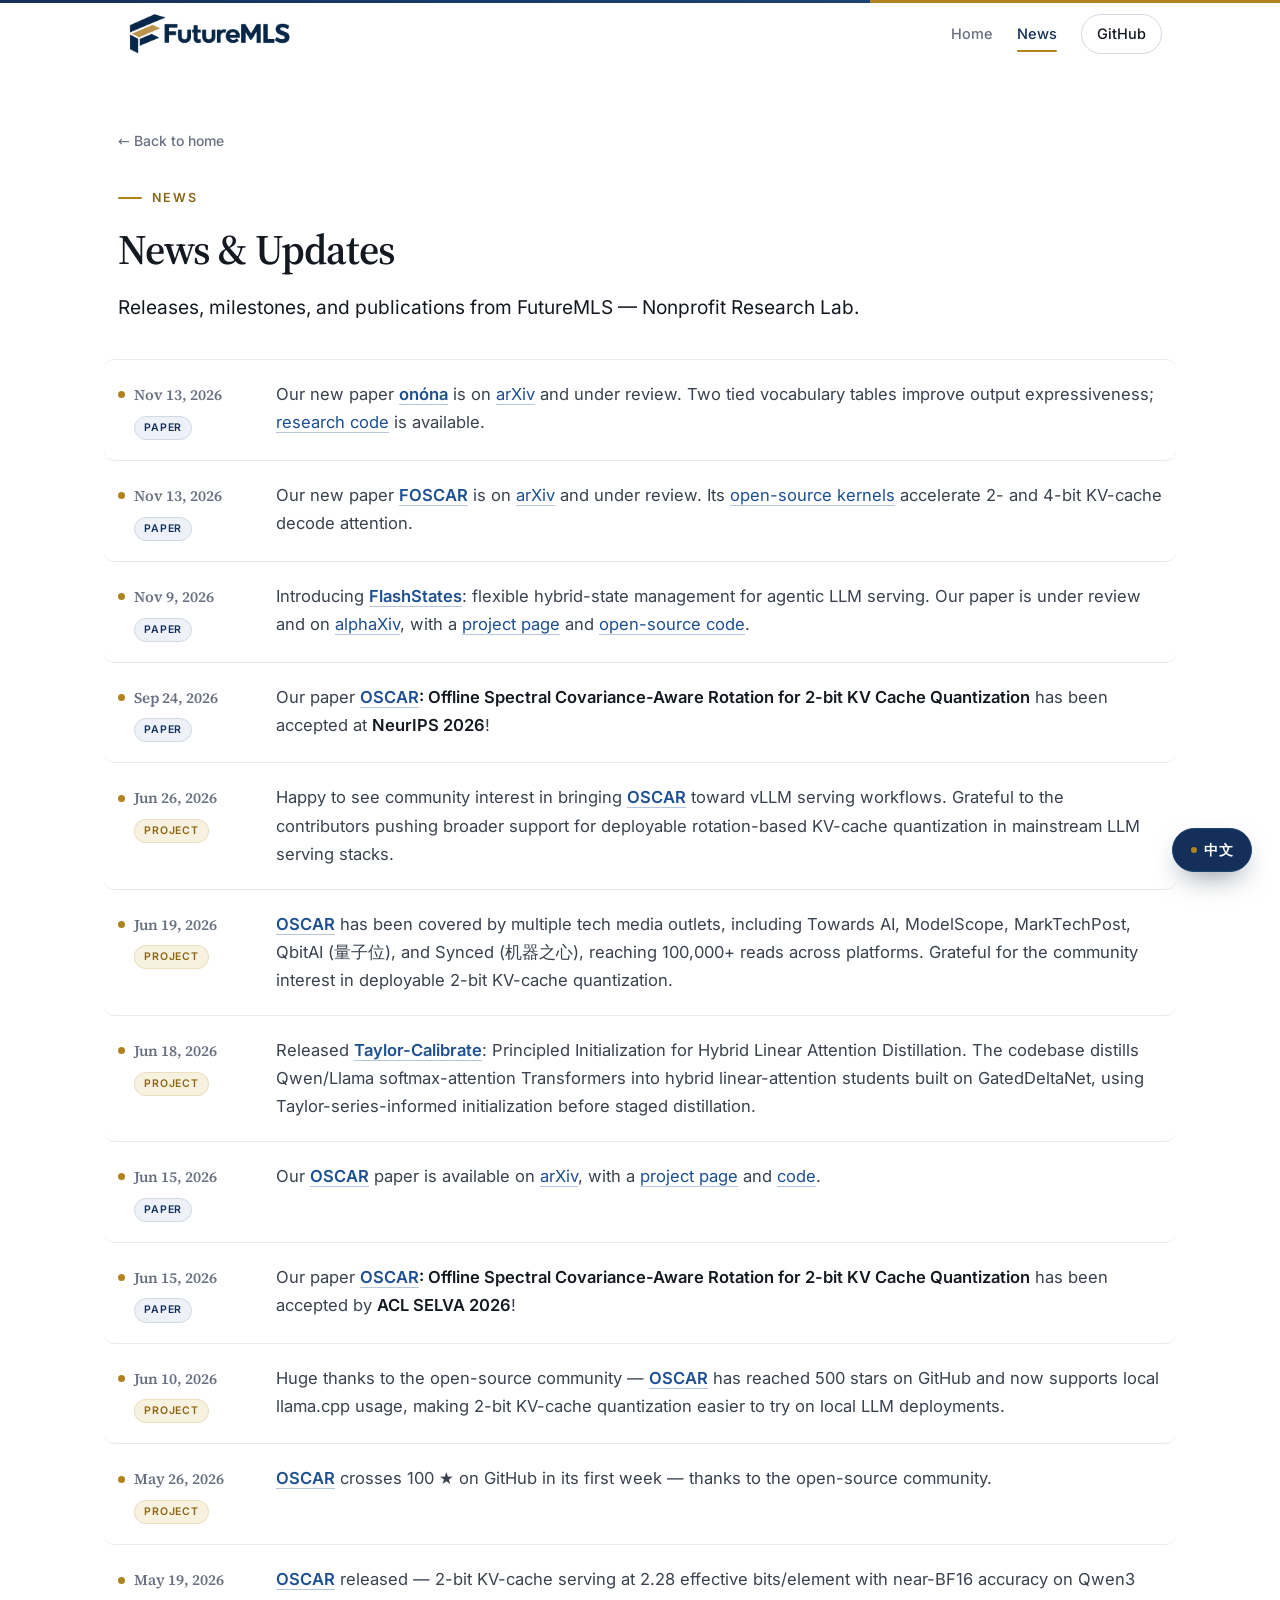
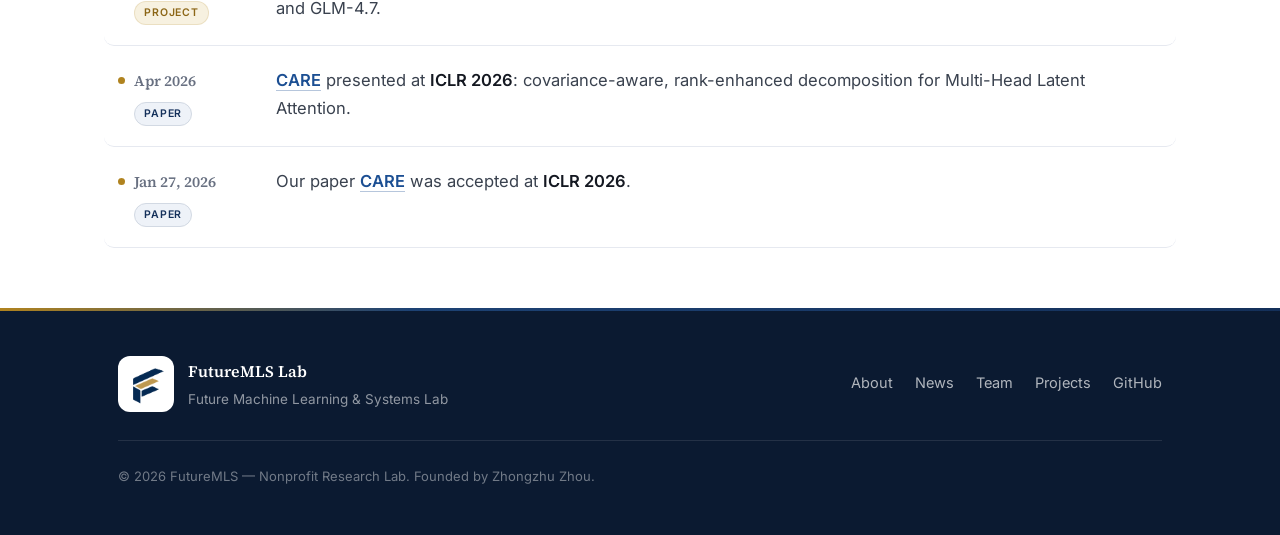
<file: news.html>
<!DOCTYPE html>
<html lang="en" data-lang="en">
<head>
  <meta charset="UTF-8" />
  <meta name="viewport" content="width=device-width, initial-scale=1.0" />
  <title>News — FutureMLS — Nonprofit Research Lab</title>
  <meta name="description" content="News and updates from FutureMLS — Nonprofit Research Lab — releases, milestones, and publications." />
  <link rel="icon" type="image/png" href="assets/img/futuremls-icon-20261011.png" />

  <!-- Choose the starting language before first paint. A saved choice always wins;
       otherwise Chinese-locale or mainland-China visitors start in Chinese. -->
  <script>
    (function () {
      var lang;
      try { lang = localStorage.getItem("lang"); } catch (e) {}
      if (lang !== "en" && lang !== "zh") {
        var zh = false;
        try {
          zh = (navigator.languages || [navigator.language || ""]).some(function (l) {
            return /^zh/i.test(l);
          }) || /^Asia\/(Shanghai|Chongqing|Harbin|Urumqi)$/.test(
            Intl.DateTimeFormat().resolvedOptions().timeZone || ""
          );
        } catch (e) {}
        lang = zh ? "zh" : "en";
      }
      if (lang === "zh") {
        document.documentElement.dataset.lang = "zh";
        document.documentElement.lang = "zh-CN";
      }
    })();
  </script>

  <link rel="preload" href="assets/fonts/source-serif-4-latin.woff2" as="font" type="font/woff2" crossorigin />
  <link rel="preload" href="assets/fonts/inter-latin.woff2" as="font" type="font/woff2" crossorigin />
  <link rel="stylesheet" href="assets/css/style.css?v=20261011-layout" />
</head>
<body>
  <!-- ===== Navigation ===== -->
  <header class="nav" id="nav">
    <div class="nav__inner container">
      <a class="nav__brand" href="index.html" aria-label="FutureMLS Lab home">
        <img src="assets/img/futuremls-wordmark-20261011.png" alt="FutureMLS" class="nav__logo" width="180" height="48" />
      </a>
      <nav class="nav__links" id="navLinks" aria-label="Primary">
        <a href="index.html"><span data-i18n="en">Home</span><span data-i18n="zh">首页</span></a>
        <a href="news.html" aria-current="page"><span data-i18n="en">News</span><span data-i18n="zh">新闻</span></a>
        <a href="https://github.com/FutureMLS-Lab" class="nav__ext" target="_blank" rel="noopener">GitHub</a>
      </nav>
      <button class="nav__toggle" id="navToggle" aria-label="Toggle menu" aria-expanded="false">
        <span></span><span></span><span></span>
      </button>
    </div>
  </header>

  <main class="proj container">
    <a class="proj__back" href="index.html#home"><span data-i18n="en">← Back to home</span><span data-i18n="zh">← 返回首页</span></a>

    <span class="eyebrow" data-i18n="en">News</span>
    <span class="eyebrow" data-i18n="zh">新闻</span>
    <h1 class="proj__title" data-i18n="en">News &amp; Updates</h1>
    <h1 class="proj__title" data-i18n="zh">新闻与动态</h1>
    <p class="proj__lead" data-i18n="en">
      Releases, milestones, and publications from FutureMLS — Nonprofit Research Lab.
    </p>
    <p class="proj__lead" data-i18n="zh">
      来自 FutureMLS 非营利研究实验室的发布、里程碑与论文动态。
    </p>

    <ul class="news">
      <li class="news__item reveal">
        <div class="news__meta"><span class="news__date">Nov 13, 2026</span><span class="news__cat news__cat--paper" data-i18n="en">Paper</span><span class="news__cat news__cat--paper" data-i18n="zh">论文</span></div>
        <p class="news__text" data-i18n="en">Our new paper <strong><a href="projects/onona.html">onóna</a></strong> is on <a href="https://arxiv.org/abs/2611.10556">arXiv</a> and under review. Two tied vocabulary tables improve output expressiveness; <a href="https://github.com/FutureMLS-Lab/onona">research code</a> is available.</p>
        <p class="news__text" data-i18n="zh">我们的新论文 <strong><a href="projects/onona.html">onóna</a></strong> 已在 <a href="https://arxiv.org/abs/2611.10556">arXiv</a> 上线，正在审稿。两个共享权重的词表提升输出表达能力；<a href="https://github.com/FutureMLS-Lab/onona">研究代码</a>已公开。</p>
      </li>
<li class="news__item reveal">
        <div class="news__meta"><span class="news__date">Nov 13, 2026</span><span class="news__cat news__cat--paper" data-i18n="en">Paper</span><span class="news__cat news__cat--paper" data-i18n="zh">论文</span></div>
        <p class="news__text" data-i18n="en">Our new paper <strong><a href="projects/foscar.html">FOSCAR</a></strong> is on <a href="https://arxiv.org/abs/2611.09722">arXiv</a> and under review. Its <a href="https://github.com/FutureMLS-Lab/FOSCAR">open-source kernels</a> accelerate 2- and 4-bit KV-cache decode attention.</p>
        <p class="news__text" data-i18n="zh">我们的新论文 <strong><a href="projects/foscar.html">FOSCAR</a></strong> 已在 <a href="https://arxiv.org/abs/2611.09722">arXiv</a> 上线，正在审稿。<a href="https://github.com/FutureMLS-Lab/FOSCAR">开源内核</a>加速 2-bit 与 4-bit KV-cache 解码注意力。</p>
      </li>
      <li class="news__item reveal">
        <div class="news__meta">
          <span class="news__date">Nov 9, 2026</span>
          <span class="news__cat news__cat--paper" data-i18n="en">Paper</span>
          <span class="news__cat news__cat--paper" data-i18n="zh">论文</span>
        </div>
        <p class="news__text" data-i18n="en">Introducing <strong><a href="projects/flashstate.html">FlashStates</a></strong>: flexible hybrid-state management for agentic LLM serving. Our paper is under review and on <a href="https://www.alphaxiv.org/abs/2611.flashstate" target="_blank" rel="noopener">alphaXiv</a>, with a <a href="https://flashstates.ai" target="_blank" rel="noopener">project page</a> and <a href="https://github.com/FutureMLS-Lab/FlashStates" target="_blank" rel="noopener">open-source code</a>.</p>
        <p class="news__text" data-i18n="zh">发布 <strong><a href="projects/flashstate.html">FlashStates</a></strong>：面向智能体 LLM 服务的灵活混合状态管理系统。论文正在审稿，已上线 <a href="https://www.alphaxiv.org/abs/2611.flashstate" target="_blank" rel="noopener">alphaXiv</a>，并提供<a href="https://flashstates.ai" target="_blank" rel="noopener">项目主页</a>与<a href="https://github.com/FutureMLS-Lab/FlashStates" target="_blank" rel="noopener">开源代码</a>。</p>
      </li>

      <li class="news__item reveal">
        <div class="news__meta">
          <span class="news__date">Sep 24, 2026</span>
          <span class="news__cat news__cat--paper" data-i18n="en">Paper</span>
          <span class="news__cat news__cat--paper" data-i18n="zh">论文</span>
        </div>
        <p class="news__text" data-i18n="en">Our paper <strong><a href="projects/oscar.html">OSCAR</a>: Offline Spectral Covariance-Aware Rotation for 2-bit KV Cache Quantization</strong> has been accepted at <strong>NeurIPS 2026</strong>!</p>
        <p class="news__text" data-i18n="zh">我们的论文 <strong><a href="projects/oscar.html">OSCAR</a>: Offline Spectral Covariance-Aware Rotation for 2-bit KV Cache Quantization</strong> 已被 <strong>NeurIPS 2026</strong> 接收！</p>
      </li>
      <li class="news__item reveal">
        <div class="news__meta">
          <span class="news__date">Jun 26, 2026</span>
          <span class="news__cat" data-i18n="en">Project</span>
          <span class="news__cat" data-i18n="zh">项目</span>
        </div>
        <p class="news__text" data-i18n="en">Happy to see community interest in bringing <strong><a href="projects/oscar.html">OSCAR</a></strong> toward vLLM serving workflows. Grateful to the contributors pushing broader support for deployable rotation-based KV-cache quantization in mainstream LLM serving stacks.</p>
        <p class="news__text" data-i18n="zh">很高兴看到社区正在把 <strong><a href="projects/oscar.html">OSCAR</a></strong> 推向 vLLM 的服务链路。感谢各位贡献者,让基于旋转的可部署 KV-cache 量化在主流 LLM 服务栈中获得更广泛的支持。</p>
      </li>
      <li class="news__item reveal">
        <div class="news__meta">
          <span class="news__date">Jun 19, 2026</span>
          <span class="news__cat" data-i18n="en">Project</span>
          <span class="news__cat" data-i18n="zh">项目</span>
        </div>
        <p class="news__text" data-i18n="en"><strong><a href="projects/oscar.html">OSCAR</a></strong> has been covered by multiple tech media outlets, including Towards AI, ModelScope, MarkTechPost, QbitAI (量子位), and Synced (机器之心), reaching 100,000+ reads across platforms. Grateful for the community interest in deployable 2-bit KV-cache quantization.</p>
        <p class="news__text" data-i18n="zh"><strong><a href="projects/oscar.html">OSCAR</a></strong> 被多家科技媒体报道,包括 Towards AI、ModelScope、MarkTechPost、量子位与机器之心,全平台阅读量超过 100,000 次。感谢社区对可部署 2-bit KV-cache 量化的关注。</p>
      </li>
      <li class="news__item reveal">
        <div class="news__meta">
          <span class="news__date">Jun 18, 2026</span>
          <span class="news__cat" data-i18n="en">Project</span>
          <span class="news__cat" data-i18n="zh">项目</span>
        </div>
        <p class="news__text" data-i18n="en">Released <strong><a href="projects/taylor-calibrate.html">Taylor-Calibrate</a></strong>: Principled Initialization for Hybrid Linear Attention Distillation. The codebase distills Qwen/Llama softmax-attention Transformers into hybrid linear-attention students built on GatedDeltaNet, using Taylor-series-informed initialization before staged distillation.</p>
        <p class="news__text" data-i18n="zh">发布 <strong><a href="projects/taylor-calibrate.html">Taylor-Calibrate</a></strong>:面向混合线性注意力蒸馏的原理化初始化方法。该代码库把 Qwen/Llama 的 softmax attention Transformer 蒸馏为基于 GatedDeltaNet 的混合线性注意力学生模型,并在分阶段蒸馏前先完成基于泰勒展开的初始化。</p>
      </li>
      <li class="news__item reveal">
        <div class="news__meta">
          <span class="news__date">Jun 15, 2026</span>
          <span class="news__cat news__cat--paper" data-i18n="en">Paper</span>
          <span class="news__cat news__cat--paper" data-i18n="zh">论文</span>
        </div>
        <p class="news__text" data-i18n="en">Our <strong><a href="projects/oscar.html">OSCAR</a></strong> paper is available on <a href="https://arxiv.org/abs/2605.17757">arXiv</a>, with a <a href="https://oscar-quantize.github.io/">project page</a> and <a href="https://github.com/FutureMLS-Lab/OSCAR">code</a>.</p>
        <p class="news__text" data-i18n="zh">我们的 <strong><a href="projects/oscar.html">OSCAR</a></strong> 论文已上线 <a href="https://arxiv.org/abs/2605.17757">arXiv</a>，并提供<a href="https://oscar-quantize.github.io/">项目主页</a>与<a href="https://github.com/FutureMLS-Lab/OSCAR">代码</a>。</p>
      </li>
      <li class="news__item reveal">
        <div class="news__meta">
          <span class="news__date">Jun 15, 2026</span>
          <span class="news__cat news__cat--paper" data-i18n="en">Paper</span>
          <span class="news__cat news__cat--paper" data-i18n="zh">论文</span>
        </div>
        <p class="news__text" data-i18n="en">Our paper <strong><a href="projects/oscar.html">OSCAR</a>: Offline Spectral Covariance-Aware Rotation for 2-bit KV Cache Quantization</strong> has been accepted by <strong>ACL SELVA 2026</strong>!</p>
        <p class="news__text" data-i18n="zh">我们的论文 <strong><a href="projects/oscar.html">OSCAR</a>: Offline Spectral Covariance-Aware Rotation for 2-bit KV Cache Quantization</strong> 已被 <strong>ACL SELVA 2026</strong> 接收!</p>
      </li>
      <li class="news__item reveal">
        <div class="news__meta">
          <span class="news__date">Jun 10, 2026</span>
          <span class="news__cat" data-i18n="en">Project</span>
          <span class="news__cat" data-i18n="zh">项目</span>
        </div>
        <p class="news__text" data-i18n="en">Huge thanks to the open-source community — <strong><a href="projects/oscar.html">OSCAR</a></strong> has reached 500 stars on GitHub and now supports local llama.cpp usage, making 2-bit KV-cache quantization easier to try on local LLM deployments.</p>
        <p class="news__text" data-i18n="zh">衷心感谢开源社区——<strong><a href="projects/oscar.html">OSCAR</a></strong> 的 GitHub star 数已达 500,并且现已支持在本地 llama.cpp 中使用,让 2-bit KV-cache 量化更容易在本地 LLM 部署上试用。</p>
      </li>
      <li class="news__item reveal">
        <div class="news__meta">
          <span class="news__date">May 26, 2026</span>
          <span class="news__cat" data-i18n="en">Project</span>
          <span class="news__cat" data-i18n="zh">项目</span>
        </div>
        <p class="news__text" data-i18n="en"><strong><a href="projects/oscar.html">OSCAR</a></strong> crosses 100&nbsp;★ on GitHub in its first week — thanks to the open-source community.</p>
        <p class="news__text" data-i18n="zh"><strong><a href="projects/oscar.html">OSCAR</a></strong> 上线首周 GitHub star 数突破 100&nbsp;★——感谢开源社区。</p>
      </li>
      <li class="news__item reveal">
        <div class="news__meta">
          <span class="news__date">May 19, 2026</span>
          <span class="news__cat" data-i18n="en">Project</span>
          <span class="news__cat" data-i18n="zh">项目</span>
        </div>
        <p class="news__text" data-i18n="en"><strong><a href="projects/oscar.html">OSCAR</a></strong> released — 2-bit KV-cache serving at 2.28 effective bits/element with near-BF16 accuracy on Qwen3 and GLM-4.7.</p>
        <p class="news__text" data-i18n="zh"><strong><a href="projects/oscar.html">OSCAR</a></strong> 正式发布——在 Qwen3 与 GLM-4.7 上以 2.28 等效 bit/元素实现 2-bit KV-cache 服务,精度接近 BF16。</p>
      </li>
      <li class="news__item reveal">
        <div class="news__meta">
          <span class="news__date">Apr 2026</span>
          <span class="news__cat news__cat--paper" data-i18n="en">Paper</span>
          <span class="news__cat news__cat--paper" data-i18n="zh">论文</span>
        </div>
        <p class="news__text" data-i18n="en"><strong><a href="projects/care.html">CARE</a></strong> presented at <strong>ICLR 2026</strong>: covariance-aware, rank-enhanced decomposition for Multi-Head Latent Attention.</p>
        <p class="news__text" data-i18n="zh"><strong><a href="projects/care.html">CARE</a></strong> 在 <strong>ICLR 2026</strong> 发表:面向 Multi-Head Latent Attention 的协方差感知、秩增强分解方法。</p>
      </li>
      <li class="news__item reveal">
        <div class="news__meta"><span class="news__date">Jan 27, 2026</span><span class="news__cat news__cat--paper" data-i18n="en">Paper</span><span class="news__cat news__cat--paper" data-i18n="zh">论文</span></div>
        <p class="news__text" data-i18n="en">Our paper <strong><a href="projects/care.html">CARE</a></strong> was accepted at <strong>ICLR 2026</strong>.</p>
        <p class="news__text" data-i18n="zh">我们的论文 <strong><a href="projects/care.html">CARE</a></strong> 被 <strong>ICLR 2026</strong> 接收。</p>
      </li>
    </ul>
  </main>

  <!-- ===== Footer ===== -->
  <footer class="footer">
    <div class="container footer__inner">
      <div class="footer__brand">
        <img src="assets/img/futuremls-icon-20261011.png" alt="" class="footer__logo" />
        <div>
          <strong>FutureMLS <span data-i18n="en">Lab</span><span data-i18n="zh">实验室</span></strong>
          <p>Future Machine Learning &amp; Systems <span data-i18n="en">Lab</span><span data-i18n="zh">实验室</span></p>
        </div>
      </div>
      <nav class="footer__links" aria-label="Footer">
        <a href="index.html#about"><span data-i18n="en">About</span><span data-i18n="zh">关于</span></a>
        <a href="news.html"><span data-i18n="en">News</span><span data-i18n="zh">新闻</span></a>
        <a href="index.html#team"><span data-i18n="en">Team</span><span data-i18n="zh">团队</span></a>
        <a href="index.html#projects"><span data-i18n="en">Projects</span><span data-i18n="zh">项目</span></a>
        <a href="https://github.com/FutureMLS-Lab" target="_blank" rel="noopener">GitHub</a>
      </nav>
      <p class="footer__copy">© <span id="year">2026</span>
        <span data-i18n="en">FutureMLS — Nonprofit Research Lab. Founded by Zhongzhu Zhou.</span>
        <span data-i18n="zh">FutureMLS 非营利研究实验室。由周中柱创立。</span>
      </p>
    </div>
  </footer>

  <button class="langtoggle" id="langToggle" type="button" aria-label="Switch language / 切换语言">
    <span data-i18n="en">中文</span><span data-i18n="zh">English</span>
  </button>

  <script src="assets/js/main.js"></script>
</body>
</html>
</file>
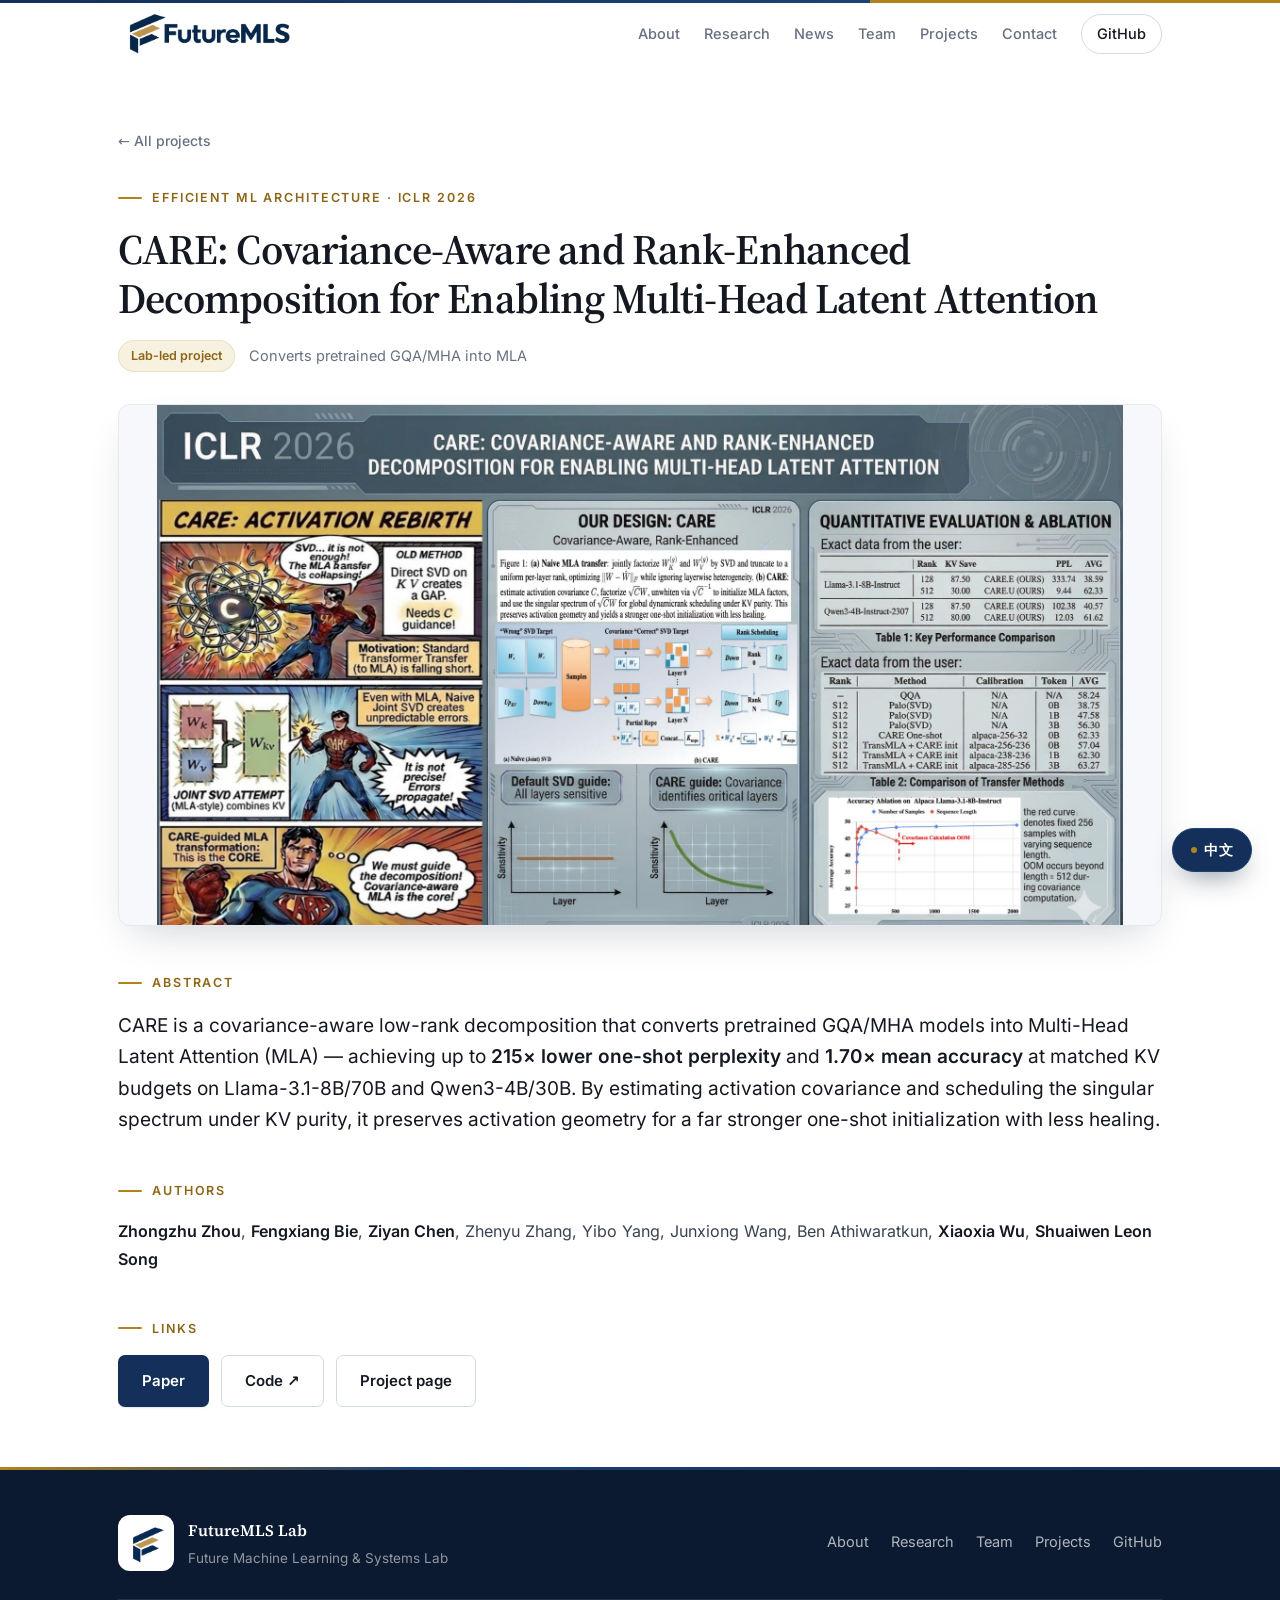
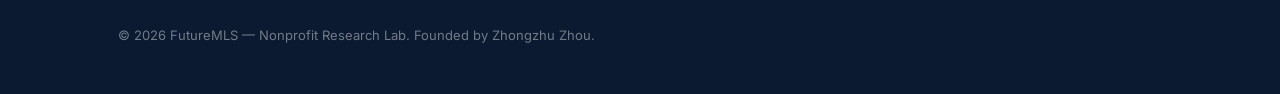
<file: projects/care.html>
<!DOCTYPE html>
<html lang="en" data-lang="en">
<head>
  <meta charset="UTF-8" />
  <meta name="viewport" content="width=device-width, initial-scale=1.0" />
  <title>CARE — FutureMLS — Nonprofit Research Lab</title>
  <meta name="description" content="CARE: Covariance-Aware and Rank-Enhanced Decomposition for Enabling Multi-Head Latent Attention — a project from FutureMLS — Nonprofit Research Lab (ICLR 2026)." />
  <link rel="icon" type="image/png" href="../assets/img/futuremls-icon-20261011.png" />

  <!-- Choose the starting language before first paint. A saved choice always wins;
       otherwise Chinese-locale or mainland-China visitors start in Chinese. -->
  <script>
    (function () {
      var lang;
      try { lang = localStorage.getItem("lang"); } catch (e) {}
      if (lang !== "en" && lang !== "zh") {
        var zh = false;
        try {
          zh = (navigator.languages || [navigator.language || ""]).some(function (l) {
            return /^zh/i.test(l);
          }) || /^Asia\/(Shanghai|Chongqing|Harbin|Urumqi)$/.test(
            Intl.DateTimeFormat().resolvedOptions().timeZone || ""
          );
        } catch (e) {}
        lang = zh ? "zh" : "en";
      }
      if (lang === "zh") {
        document.documentElement.dataset.lang = "zh";
        document.documentElement.lang = "zh-CN";
      }
    })();
  </script>

  <link rel="preload" href="../assets/fonts/source-serif-4-latin.woff2" as="font" type="font/woff2" crossorigin />
  <link rel="preload" href="../assets/fonts/inter-latin.woff2" as="font" type="font/woff2" crossorigin />
  <link rel="stylesheet" href="../assets/css/style.css?v=20261011-layout" />
</head>
<body>
  <!-- ===== Navigation ===== -->
  <header class="nav" id="nav">
    <div class="nav__inner container">
      <a class="nav__brand" href="../index.html" aria-label="FutureMLS Lab home">
        <img src="../assets/img/futuremls-wordmark-20261011.png" alt="FutureMLS" class="nav__logo" width="180" height="48" />
      </a>
      <nav class="nav__links" id="navLinks" aria-label="Primary">
        <a href="../index.html#about"><span data-i18n="en">About</span><span data-i18n="zh">关于</span></a>
        <a href="../index.html#research"><span data-i18n="en">Research</span><span data-i18n="zh">研究</span></a>
        <a href="../news.html"><span data-i18n="en">News</span><span data-i18n="zh">新闻</span></a>
        <a href="../index.html#team"><span data-i18n="en">Team</span><span data-i18n="zh">团队</span></a>
        <a href="../index.html#projects"><span data-i18n="en">Projects</span><span data-i18n="zh">项目</span></a>
        <a href="../index.html#contact"><span data-i18n="en">Contact</span><span data-i18n="zh">联系</span></a>
        <a href="https://github.com/FutureMLS-Lab" class="nav__ext" target="_blank" rel="noopener">GitHub</a>
      </nav>
      <button class="nav__toggle" id="navToggle" aria-label="Toggle menu" aria-expanded="false">
        <span></span><span></span><span></span>
      </button>
    </div>
  </header>

  <main class="proj container">
    <a class="proj__back" href="../index.html#projects"><span data-i18n="en">← All projects</span><span data-i18n="zh">← 返回项目列表</span></a>

    <span class="eyebrow">Efficient ML Architecture · ICLR 2026</span>
    <h1 class="proj__title">CARE: Covariance-Aware and Rank-Enhanced Decomposition for Enabling Multi-Head Latent Attention</h1>
    <div class="proj__meta">
      <span class="proj__badge" data-i18n="en">Lab-led project</span>
      <span class="proj__badge" data-i18n="zh">实验室主导项目</span>
      <span>Converts pretrained GQA/MHA into MLA</span>
    </div>

    <figure class="proj__figure">
      <img src="../assets/img/projects/care.jpg" alt="CARE project preview" />
    </figure>

    <span class="eyebrow" data-i18n="en">Abstract</span>
    <span class="eyebrow" data-i18n="zh">摘要</span>
    <p class="proj__lead">
      CARE is a covariance-aware low-rank decomposition that converts pretrained GQA/MHA models
      into Multi-Head Latent Attention (MLA) — achieving up to <strong>215× lower one-shot
      perplexity</strong> and <strong>1.70× mean accuracy</strong> at matched KV budgets on
      Llama-3.1-8B/70B and Qwen3-4B/30B. By estimating activation covariance and scheduling the
      singular spectrum under KV purity, it preserves activation geometry for a far stronger
      one-shot initialization with less healing.
    </p>

    <span class="eyebrow" data-i18n="en">Authors</span>
    <span class="eyebrow" data-i18n="zh">作者</span>
    <p class="proj__authors">
      <strong>Zhongzhu Zhou</strong>, <strong>Fengxiang Bie</strong>, <strong>Ziyan Chen</strong>,
      Zhenyu Zhang, Yibo Yang, Junxiong Wang, Ben Athiwaratkun, <strong>Xiaoxia Wu</strong>,
      <strong>Shuaiwen Leon Song</strong>
    </p>

    <span class="eyebrow" data-i18n="en">Links</span>
    <span class="eyebrow" data-i18n="zh">相关链接</span>
    <div class="proj__links">
      <a class="btn btn--primary" href="#" target="_blank" rel="noopener"><span data-i18n="en">Paper</span><span data-i18n="zh">论文</span></a>
      <a class="btn btn--ghost" href="https://github.com/FutureMLS-Lab/CARE" target="_blank" rel="noopener"><span data-i18n="en">Code ↗</span><span data-i18n="zh">代码 ↗</span></a>
      <a class="btn btn--ghost" href="#" target="_blank" rel="noopener"><span data-i18n="en">Project page</span><span data-i18n="zh">项目主页</span></a>
    </div>
  </main>

  <!-- ===== Footer ===== -->
  <footer class="footer">
    <div class="container footer__inner">
      <div class="footer__brand">
        <img src="../assets/img/futuremls-icon-20261011.png" alt="" class="footer__logo" />
        <div>
          <strong>FutureMLS <span data-i18n="en">Lab</span><span data-i18n="zh">实验室</span></strong>
          <p>Future Machine Learning &amp; Systems <span data-i18n="en">Lab</span><span data-i18n="zh">实验室</span></p>
        </div>
      </div>
      <nav class="footer__links" aria-label="Footer">
        <a href="../index.html#about"><span data-i18n="en">About</span><span data-i18n="zh">关于</span></a>
        <a href="../index.html#research"><span data-i18n="en">Research</span><span data-i18n="zh">研究</span></a>
        <a href="../index.html#team"><span data-i18n="en">Team</span><span data-i18n="zh">团队</span></a>
        <a href="../index.html#projects"><span data-i18n="en">Projects</span><span data-i18n="zh">项目</span></a>
        <a href="https://github.com/FutureMLS-Lab" target="_blank" rel="noopener">GitHub</a>
      </nav>
      <p class="footer__copy">© <span id="year">2026</span>
        <span data-i18n="en">FutureMLS — Nonprofit Research Lab. Founded by Zhongzhu Zhou.</span>
        <span data-i18n="zh">FutureMLS 非营利研究实验室。由周中柱创立。</span>
      </p>
    </div>
  </footer>

  <button class="langtoggle" id="langToggle" type="button" aria-label="Switch language / 切换语言">
    <span data-i18n="en">中文</span><span data-i18n="zh">English</span>
  </button>

  <script src="../assets/js/main.js"></script>
</body>
</html>
</file>
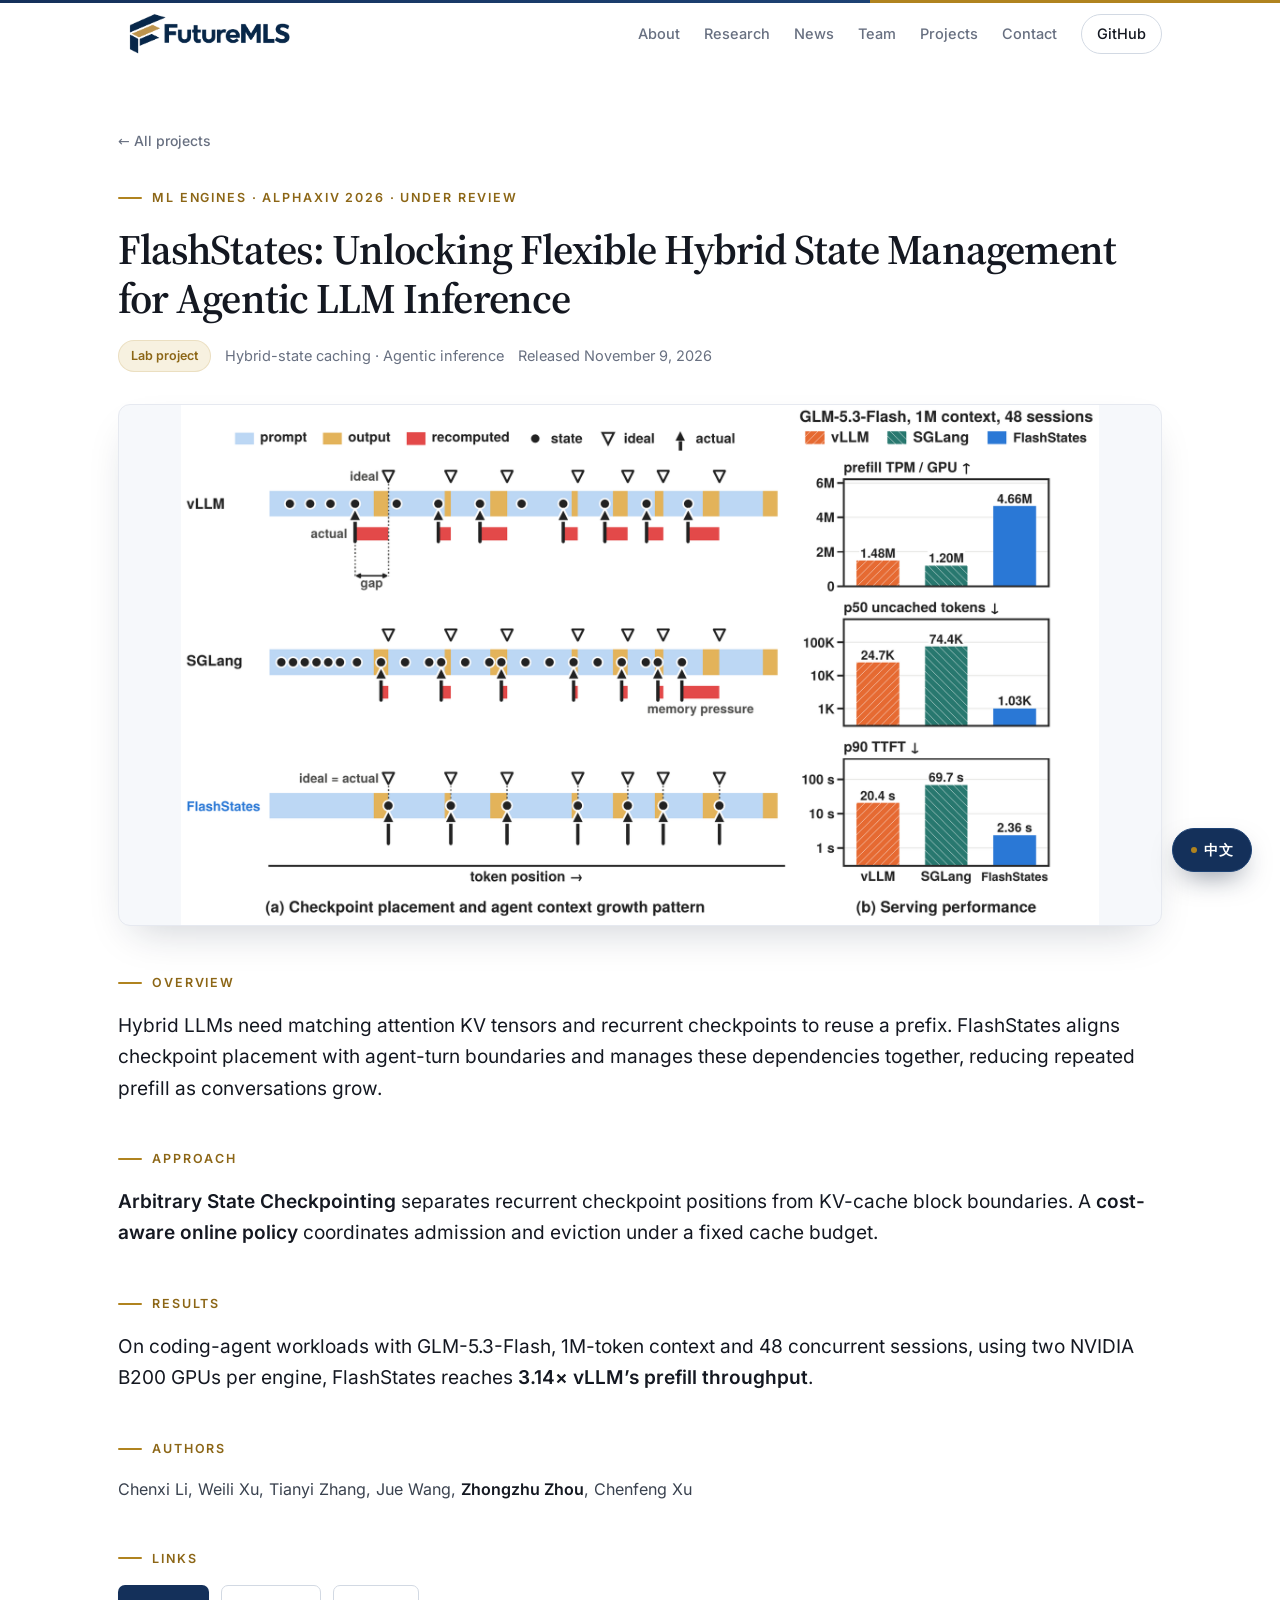
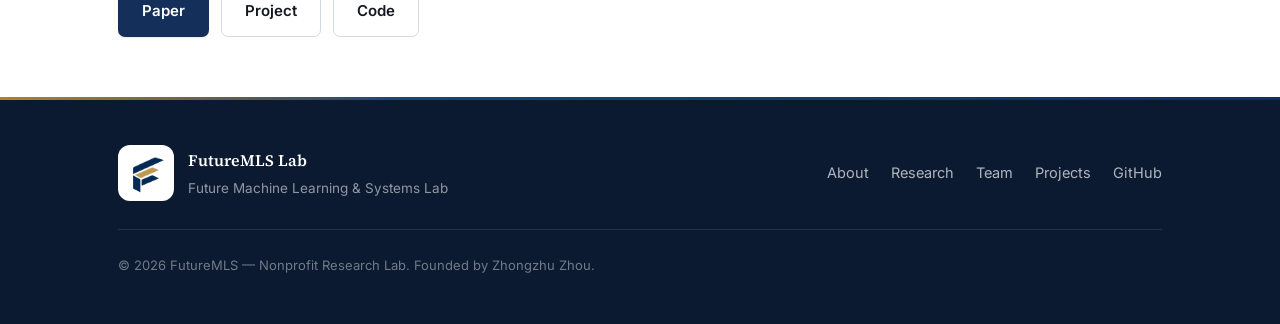
<file: projects/flashstate.html>
<!DOCTYPE html>
<html lang="en" data-lang="en">
<head>
  <meta charset="UTF-8" />
  <meta name="viewport" content="width=device-width, initial-scale=1.0" />
  <title>FlashStates — FutureMLS — Nonprofit Research Lab</title>
  <meta name="description" content="FlashStates: flexible hybrid-state management for agentic LLM serving. Paper, project, and code from FutureMLS — Nonprofit Research Lab." />
  <link rel="icon" type="image/png" href="../assets/img/futuremls-icon-20261011.png" />

  <!-- Choose the starting language before first paint. A saved choice always wins;
       otherwise Chinese-locale or mainland-China visitors start in Chinese. -->
  <script>
    (function () {
      var lang;
      try { lang = localStorage.getItem("lang"); } catch (e) {}
      if (lang !== "en" && lang !== "zh") {
        var zh = false;
        try {
          zh = (navigator.languages || [navigator.language || ""]).some(function (l) {
            return /^zh/i.test(l);
          }) || /^Asia\/(Shanghai|Chongqing|Harbin|Urumqi)$/.test(
            Intl.DateTimeFormat().resolvedOptions().timeZone || ""
          );
        } catch (e) {}
        lang = zh ? "zh" : "en";
      }
      if (lang === "zh") {
        document.documentElement.dataset.lang = "zh";
        document.documentElement.lang = "zh-CN";
      }
    })();
  </script>

  <link rel="preload" href="../assets/fonts/source-serif-4-latin.woff2" as="font" type="font/woff2" crossorigin />
  <link rel="preload" href="../assets/fonts/inter-latin.woff2" as="font" type="font/woff2" crossorigin />
  <link rel="stylesheet" href="../assets/css/style.css?v=20261011-layout" />
</head>
<body>
  <!-- ===== Navigation ===== -->
  <header class="nav" id="nav">
    <div class="nav__inner container">
      <a class="nav__brand" href="../index.html" aria-label="FutureMLS Lab home">
        <img src="../assets/img/futuremls-wordmark-20261011.png" alt="FutureMLS" class="nav__logo" width="180" height="48" />
      </a>
      <nav class="nav__links" id="navLinks" aria-label="Primary">
        <a href="../index.html#about"><span data-i18n="en">About</span><span data-i18n="zh">关于</span></a>
        <a href="../index.html#research"><span data-i18n="en">Research</span><span data-i18n="zh">研究</span></a>
        <a href="../news.html"><span data-i18n="en">News</span><span data-i18n="zh">新闻</span></a>
        <a href="../index.html#team"><span data-i18n="en">Team</span><span data-i18n="zh">团队</span></a>
        <a href="../index.html#projects"><span data-i18n="en">Projects</span><span data-i18n="zh">项目</span></a>
        <a href="../index.html#contact"><span data-i18n="en">Contact</span><span data-i18n="zh">联系</span></a>
        <a href="https://github.com/FutureMLS-Lab" class="nav__ext" target="_blank" rel="noopener">GitHub</a>
      </nav>
      <button class="nav__toggle" id="navToggle" aria-label="Toggle menu" aria-expanded="false">
        <span></span><span></span><span></span>
      </button>
    </div>
  </header>

  <main class="proj container">
    <a class="proj__back" href="../index.html#projects"><span data-i18n="en">← All projects</span><span data-i18n="zh">← 返回项目列表</span></a>

    <span class="eyebrow">ML ENGINES · alphaXiv 2026 · Under Review</span>
    <h1 class="proj__title">FlashStates: Unlocking Flexible Hybrid State Management for Agentic LLM Inference</h1>
    <div class="proj__meta">
      <span class="proj__badge" data-i18n="en">Lab project</span>
      <span class="proj__badge" data-i18n="zh">实验室项目</span>
      <span>Hybrid-state caching · Agentic inference</span>
      <span data-i18n="en">Released November 9, 2026</span>
      <span data-i18n="zh">发布于 2026 年 11 月 9 日</span>
    </div>

    <figure class="proj__figure">
      <img src="../assets/img/projects/flashstate-overview.png" alt="FlashStates aligns checkpoints with agent-turn boundaries and compares serving performance on GLM-5.3-Flash at 48 concurrent sessions." />
    </figure>

    <span class="eyebrow" data-i18n="en">Overview</span>
    <span class="eyebrow" data-i18n="zh">项目介绍</span>
    <p class="proj__lead">Hybrid LLMs need matching attention KV tensors and recurrent checkpoints to reuse a prefix. FlashStates aligns checkpoint placement with agent-turn boundaries and manages these dependencies together, reducing repeated prefill as conversations grow.</p>

    <span class="eyebrow" data-i18n="en">Approach</span>
    <span class="eyebrow" data-i18n="zh">方法</span>
    <p class="proj__lead"><strong>Arbitrary State Checkpointing</strong> separates recurrent checkpoint positions from KV-cache block boundaries. A <strong>cost-aware online policy</strong> coordinates admission and eviction under a fixed cache budget.</p>

    <span class="eyebrow" data-i18n="en">Results</span>
    <span class="eyebrow" data-i18n="zh">实验结果</span>
    <p class="proj__lead">On coding-agent workloads with GLM-5.3-Flash, 1M-token context and 48 concurrent sessions, using two NVIDIA B200 GPUs per engine, FlashStates reaches <strong>3.14× vLLM’s prefill throughput</strong>.</p>

    <span class="eyebrow" data-i18n="en">Authors</span>
    <span class="eyebrow" data-i18n="zh">作者</span>
    <p class="proj__authors">Chenxi Li, Weili Xu, Tianyi Zhang, Jue Wang, <strong>Zhongzhu Zhou</strong>, Chenfeng Xu</p>

    <span class="eyebrow" data-i18n="en">Links</span>
    <span class="eyebrow" data-i18n="zh">相关链接</span>
    <div class="proj__links">
      <a class="btn btn--primary" href="https://www.alphaxiv.org/abs/2611.flashstate" target="_blank" rel="noopener"><span data-i18n="en">Paper</span><span data-i18n="zh">论文</span></a>
      <a class="btn btn--ghost" href="https://flashstates.ai" target="_blank" rel="noopener"><span data-i18n="en">Project</span><span data-i18n="zh">项目主页</span></a>
      <a class="btn btn--ghost" href="https://github.com/FutureMLS-Lab/FlashStates" target="_blank" rel="noopener"><span data-i18n="en">Code</span><span data-i18n="zh">代码</span></a>
    </div>
  </main>

  <!-- ===== Footer ===== -->
  <footer class="footer">
    <div class="container footer__inner">
      <div class="footer__brand">
        <img src="../assets/img/futuremls-icon-20261011.png" alt="" class="footer__logo" />
        <div>
          <strong>FutureMLS <span data-i18n="en">Lab</span><span data-i18n="zh">实验室</span></strong>
          <p>Future Machine Learning &amp; Systems <span data-i18n="en">Lab</span><span data-i18n="zh">实验室</span></p>
        </div>
      </div>
      <nav class="footer__links" aria-label="Footer">
        <a href="../index.html#about"><span data-i18n="en">About</span><span data-i18n="zh">关于</span></a>
        <a href="../index.html#research"><span data-i18n="en">Research</span><span data-i18n="zh">研究</span></a>
        <a href="../index.html#team"><span data-i18n="en">Team</span><span data-i18n="zh">团队</span></a>
        <a href="../index.html#projects"><span data-i18n="en">Projects</span><span data-i18n="zh">项目</span></a>
        <a href="https://github.com/FutureMLS-Lab" target="_blank" rel="noopener">GitHub</a>
      </nav>
      <p class="footer__copy">© <span id="year">2026</span>
        <span data-i18n="en">FutureMLS — Nonprofit Research Lab. Founded by Zhongzhu Zhou.</span>
        <span data-i18n="zh">FutureMLS 非营利研究实验室。由周中柱创立。</span>
      </p>
    </div>
  </footer>

  <button class="langtoggle" id="langToggle" type="button" aria-label="Switch language / 切换语言">
    <span data-i18n="en">中文</span><span data-i18n="zh">English</span>
  </button>

  <script src="../assets/js/main.js"></script>
</body>
</html>
</file>
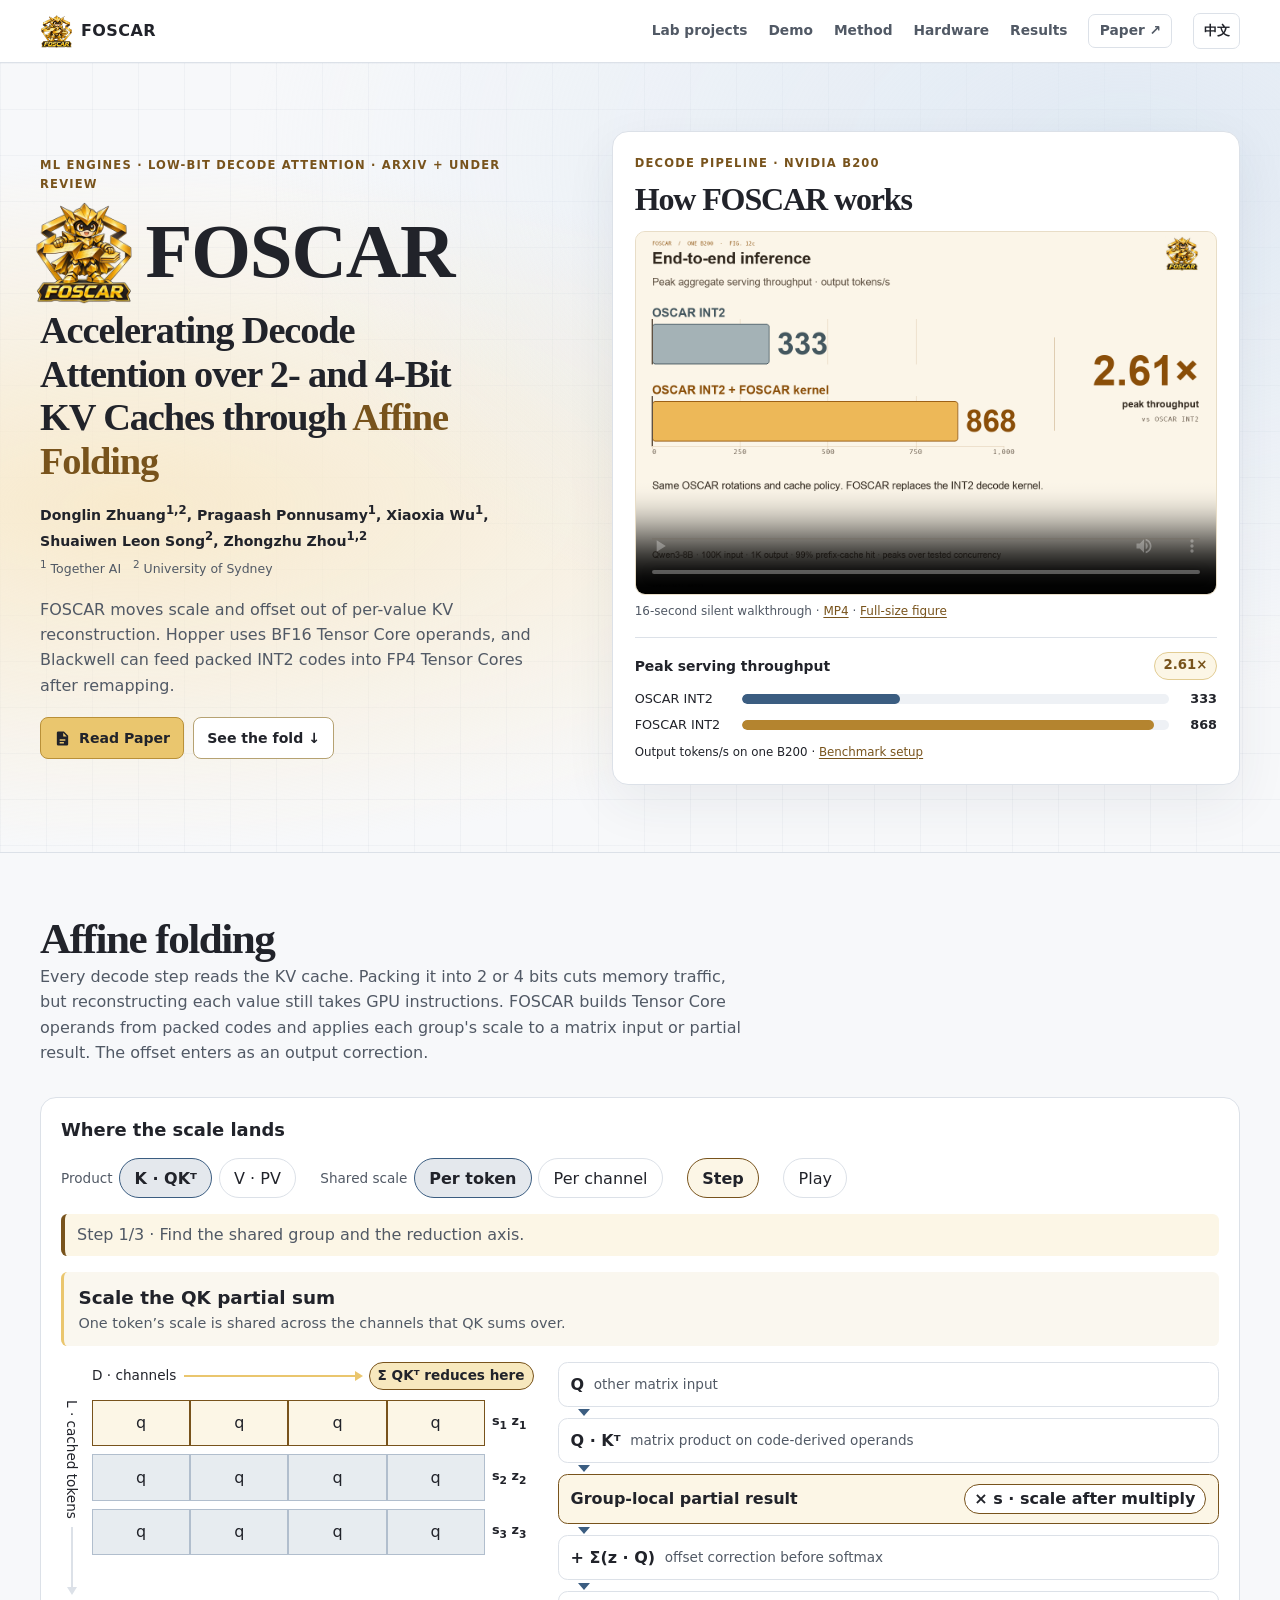
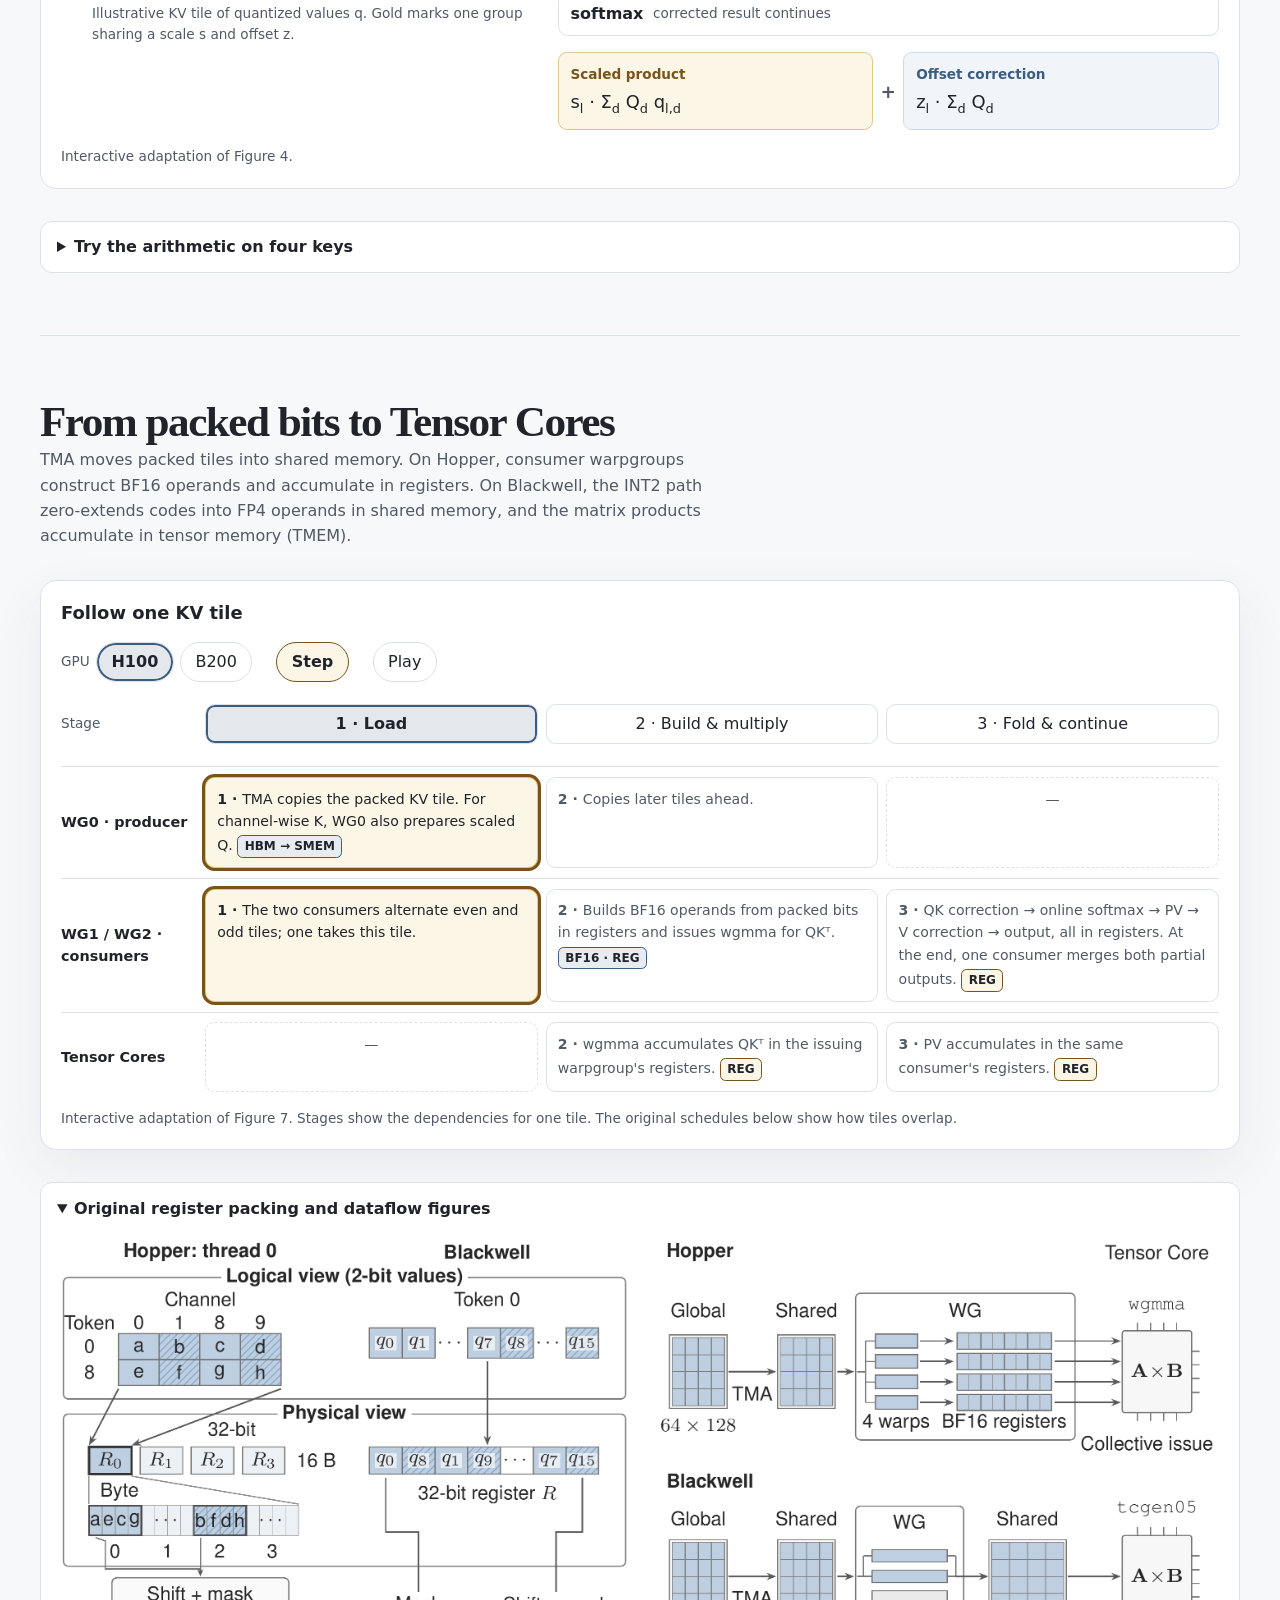
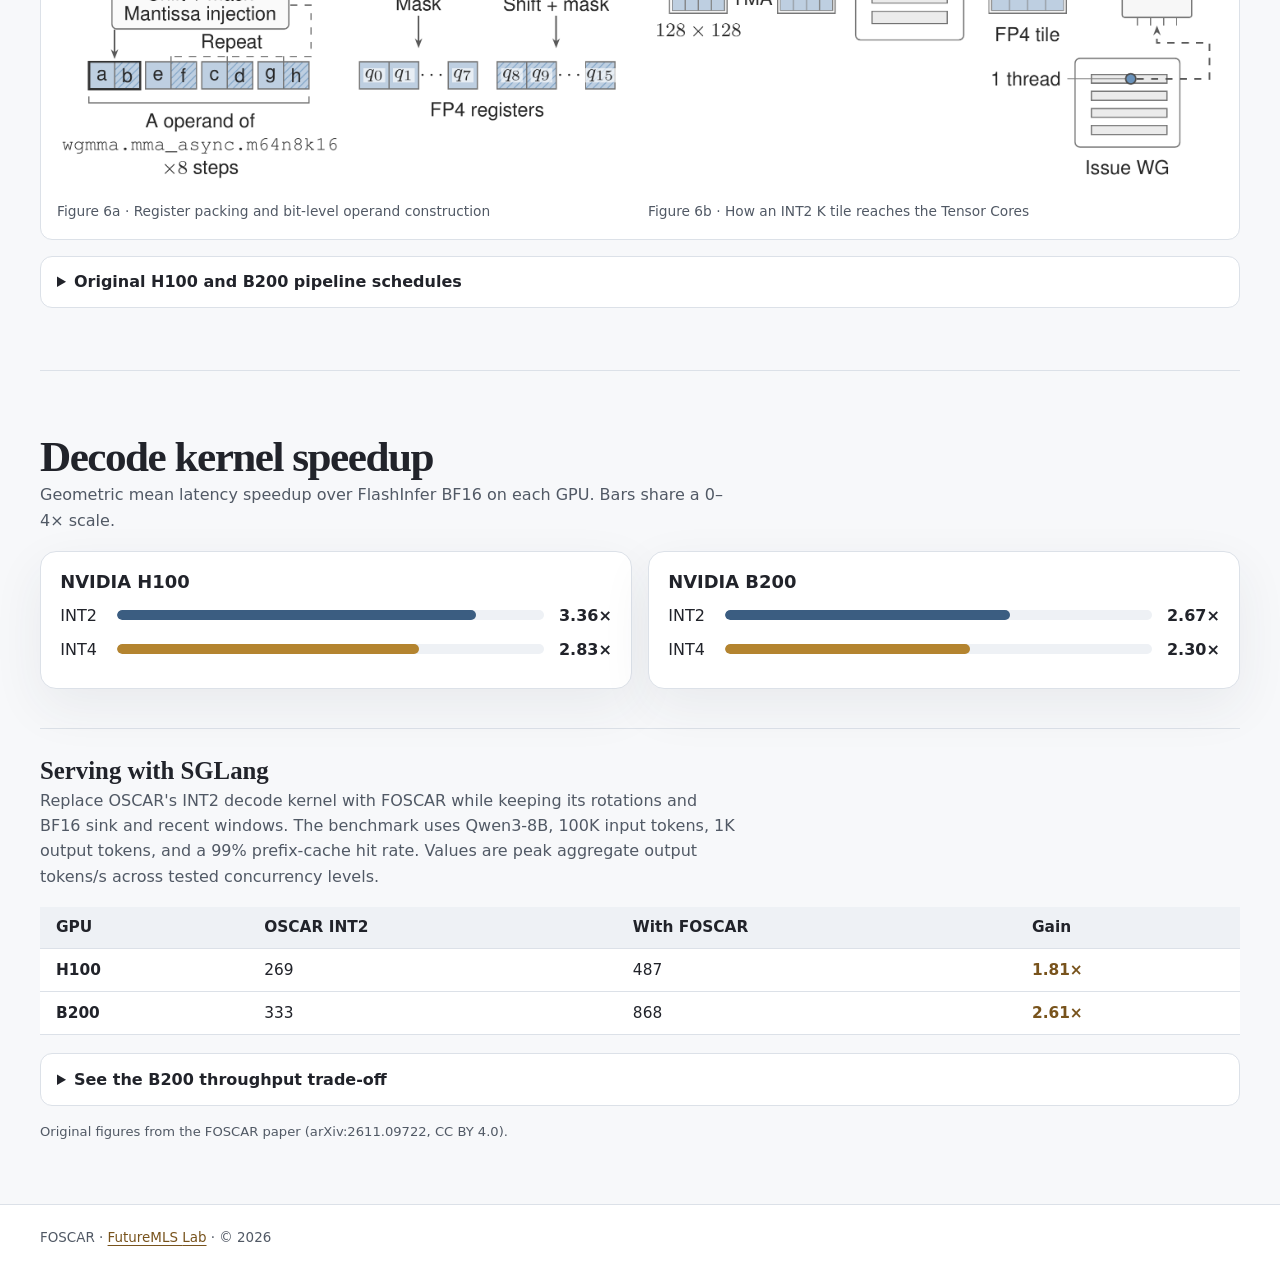
<file: projects/foscar.html>
<!doctype html>
<html lang="en" data-lang="en">
<head>
  <meta charset="utf-8">
  <meta name="viewport" content="width=device-width, initial-scale=1">
  <title>FOSCAR — Affine folding for low-bit decode attention</title>
  <meta name="description" content="FOSCAR accelerates paged decode attention over INT2 and INT4 KV caches on Hopper and Blackwell with affine folding.">
  <meta property="og:title" content="FOSCAR — Affine folding for low-bit decode attention">
  <meta property="og:description" content="Explore how FOSCAR moves group scales and offsets out of per-value KV dequantization.">
  <meta property="og:image" content="https://futuremls.org/assets/foscar/foscar-overview.png">
  <link rel="canonical" href="https://futuremls.org/projects/foscar.html">
  <link rel="icon" type="image/png" href="../assets/img/futuremls-icon-20261011.png">
  <script>
    (function () {
      var lang;
      try { lang = localStorage.getItem("lang"); } catch (e) {}
      if (lang !== "en" && lang !== "zh") {
        var zh = false;
        try {
          zh = (navigator.languages || [navigator.language || ""]).some(function (l) {
            return /^zh/i.test(l);
          }) || /^Asia\/(Shanghai|Chongqing|Harbin|Urumqi)$/.test(
            Intl.DateTimeFormat().resolvedOptions().timeZone || ""
          );
        } catch (e) {}
        lang = zh ? "zh" : "en";
      }
      if (lang === "zh") {
        document.documentElement.dataset.lang = "zh";
        document.documentElement.lang = "zh-CN";
      }
    })();
  </script>
  <style>
    :root {
      color-scheme:light;
      --ink:#21232a; --muted:#515965; --rule:#dce1e8;
      --gold:#78531c; --amber:#eac66e; --cream:#fcf6e6; --blue:#3b5d81;
      --serif:"Iowan Old Style",Palatino,Georgia,serif;
      --shadow:0 18px 52px #26344712;
    }
    * { box-sizing:border-box; }
    html[data-lang="en"] [data-i18n="zh"],
    html[data-lang="zh"] [data-i18n="en"] { display:none !important; }
    .language-toggle { min-height:36px; border:1px solid var(--rule); border-radius:7px; padding:0 .58rem; background:white; color:var(--ink); font:650 .82rem system-ui,sans-serif; cursor:pointer; }
    .language-toggle:hover { background:var(--cream); }
    body { margin:0; background:#f7f8fa; color:var(--ink); font:16px/1.58 system-ui,-apple-system,sans-serif; }
    a { color:var(--gold); text-underline-offset:.2em; }
    :focus-visible { outline:3px solid #8b611b; outline-offset:4px; }
    img,video { display:block; max-width:100%; height:auto; }
    h1,h2,h3,p,figure { margin:0; }
    h1,h2 { font-family:var(--serif); line-height:1.13; letter-spacing:-.035em; }
    h2 { font-size:clamp(1.95rem,3.5vw,2.7rem); }
    h3 { font-size:1.12rem; line-height:1.35; }
    p { color:var(--muted); }
    .wrap { width:min(1200px,calc(100% - 56px)); margin-inline:auto; }
    .site-header { position:sticky; top:0; z-index:1; border-bottom:1px solid var(--rule); background:#fffffff2; backdrop-filter:blur(12px); }
    .nav { min-height:62px; display:flex; align-items:center; justify-content:space-between; gap:14px; }
    .brand { display:flex; align-items:center; gap:8px; color:var(--ink); font-weight:800; letter-spacing:.025em; }
    .brand img { width:33px; }
    .nav nav { display:flex; align-items:center; flex-wrap:wrap; gap:6px 21px; }
    .nav a { text-decoration:none; }
    .nav nav a { color:var(--muted); font-size:.86rem; font-weight:650; }
    .nav nav a:hover { color:var(--gold); }
    .nav nav .nav-link { border:1px solid var(--rule); border-radius:7px; padding:.33rem .65rem; }
    .hero-band {
      background:
        radial-gradient(ellipse at 88% 12%,#d8e4f1ba,transparent 55%),
        radial-gradient(ellipse at 10% 56%,#f8eacd,transparent 55%),
        linear-gradient(#61748a0d 1px,transparent 1px),
        linear-gradient(90deg,#61748a0d 1px,transparent 1px);
      background-size:auto,auto,46px 46px,46px 46px;
      border-bottom:1px solid var(--rule);
    }
    .hero { display:grid; grid-template-columns:minmax(0,.9fr) minmax(0,1.1fr); gap:clamp(28px,4.5vw,64px); align-items:center; padding:clamp(32px,5.3vw,75px) 0; }
    .eyebrow { margin-bottom:.55rem; color:var(--gold); text-transform:uppercase; letter-spacing:.105em; font-size:.72rem; font-weight:800; }
    .title-line { display:flex; align-items:center; gap:10px; margin-left:-7px; }
    .title-line img { width:clamp(70px,8vw,110px); }
    .wordmark { font-size:clamp(3.4rem,6vw,5.45rem); line-height:.95; }
    .title-sub { display:block; max-width:23ch; margin-top:.35rem; font-size:clamp(1.6rem,3vw,2.55rem); }
    .title-sub em { color:var(--gold); font-style:normal; }
    .authors { margin-top:1.15rem; color:var(--ink); font-weight:650; font-size:.88rem; line-height:1.6; }
    .authors span { display:inline-block; }
    .affiliations { margin-top:.24rem; font-size:.78rem; }
    .lead { margin-top:1.15rem; max-width:49ch; font-size:1rem; }
    .buttons { display:flex; flex-wrap:wrap; gap:9px; margin-top:1.2rem; }
    .button { display:inline-flex; align-items:center; gap:8px; border:1px solid #b6a272; border-radius:8px; background:white; padding:.55rem .82rem; color:var(--ink); font-size:.88rem; font-weight:750; text-decoration:none; }
    .button svg { width:17px; height:17px; flex:none; fill:currentColor; }
    .button:hover { border-color:var(--gold); background:var(--cream); }
    .primary { background:var(--amber); border-color:#b99038; }
    .primary:hover { background:#f2d68b; }
    #top,#demo,#mechanism,#hardware,#performance,#serving-setup { scroll-margin-top:74px; }
    .card { min-width:0; border:1px solid var(--rule); border-radius:16px; background:white; box-shadow:var(--shadow); }
    .showcase { padding:clamp(13px,2vw,22px); }
    .showcase h2 { font-size:clamp(1.5rem,3vw,2rem); }
    .film { margin-top:.9rem; }
    .film video { width:100%; aspect-ratio:8 / 5; border:1px solid #e8ddc7; border-radius:10px; background:var(--cream); }
    .film figcaption { margin-top:.42rem; color:var(--muted); font-size:.75rem; }
    .throughput { margin-top:1rem; padding-top:.85rem; border-top:1px solid var(--rule); }
    .chart-head { display:flex; align-items:center; justify-content:space-between; gap:8px; margin-bottom:.56rem; }
    .chart-head h3 { font-size:.87rem; }
    .gain { flex:none; padding:.18rem .54rem; border:1px solid #e2cc93; border-radius:999px; background:var(--cream); color:var(--gold); font-size:.83rem; font-weight:800; }
    .bar-row { display:grid; grid-template-columns:6.1rem minmax(0,1fr) 2.4rem; gap:.6rem; align-items:center; margin:.34rem 0; font-size:.8rem; font-variant-numeric:tabular-nums; }
    .bar-row strong { text-align:right; }
    .meter { height:10px; border-radius:999px; background:#eef1f5; overflow:hidden; }
    .meter i { display:block; height:100%; background:var(--blue); border-radius:inherit; }
    .meter .gold-bar,.metric.int4 i { background:#b4842f; }
    .chart-note { margin-top:.48rem; font-size:.74rem; }
    section.content { padding:clamp(36px,5vw,62px) 0; }
    section.content + section.content { border-top:1px solid var(--rule); }
    .section-head { max-width:69ch; }
    .section-head > p:last-child { margin-top:.55rem; }
    .equation { display:block; background:#f2f5f9; border-left:3px solid var(--blue); padding:.68rem .85rem; border-radius:5px; white-space:normal; overflow-wrap:anywhere; }
    .note { margin-top:1rem; font-size:.82rem; }
    .paper-detail { margin-top:1rem; border:1px solid var(--rule); border-radius:12px; background:white; padding:0 1rem; }
    .paper-detail[open] { padding-bottom:1rem; }
    .paper-detail summary { padding:.8rem 0; color:var(--ink); font-weight:720; cursor:pointer; }
    .paper-detail summary:hover { color:var(--gold); }
    .paper-detail p { margin-bottom:.75rem; }
    .paper-detail p:last-child { margin:.75rem 0 0; }
    .paper-plates { display:grid; grid-template-columns:repeat(2,minmax(0,1fr)); gap:1rem; }
    .paper-plate + .paper-plate { margin-top:1.25rem; }
    .paper-detail img { width:100%; }
    .paper-detail figcaption { margin-top:.5rem; color:var(--muted); font-size:.86rem; }
    .serving-panel { margin-top:2.4rem; padding-top:1.6rem; border-top:1px solid var(--rule); }
    .serving-panel h3 { font-family:var(--serif); font-size:1.55rem; }
    .serving-plate { max-width:600px; margin-inline:auto; }
    .serving-plate > img { margin-bottom:.65rem; }
    .serving-table { width:100%; border-collapse:collapse; margin:1.1rem 0; background:white; font-variant-numeric:tabular-nums; }
    .serving-table th,.serving-table td { border-bottom:1px solid var(--rule); padding:.55rem clamp(.3rem,1.3vw,1rem); text-align:left; font-size:clamp(.79rem,2vw,.96rem); }
    .serving-table thead { background:#eef1f5; }
    .serving-table td strong { color:var(--gold); }
    .results { display:grid; grid-template-columns:repeat(2,minmax(0,1fr)); gap:16px; margin-top:1.15rem; }
    .gpu { padding:1.1rem 1.2rem; }
    .metric { display:grid; grid-template-columns:3rem minmax(0,1fr) 3.7rem; align-items:center; gap:.55rem; margin:.55rem 0; font-variant-numeric:tabular-nums; }
    .metric strong { text-align:right; }
    .foot { padding:22px 0 30px; color:var(--muted); font-size:.84rem; border-top:1px solid var(--rule); background:white; }
    @media (max-width:820px) {
      .hero { grid-template-columns:1fr; }
      .hero-copy,.showcase { width:100%; max-width:640px; margin-inline:auto; }
      .title-sub { max-width:26ch; }
    }
    @media (max-width:540px) {
      .wrap { width:calc(100% - 30px); }
      .site-header { position:static; }
      .nav { padding:8px 0; flex-wrap:wrap; gap:4px 12px; }
      .nav nav { gap:5px 13px; }
      .results,.paper-plates { grid-template-columns:1fr; }
      #top,#demo,#mechanism,#hardware,#performance,#serving-setup { scroll-margin-top:12px; }
    }
  </style>
  <link rel="stylesheet" href="../assets/foscar/foscar-figures.css?v=2">
</head>
<body>
  <header class="site-header">
    <div class="wrap nav">
      <a class="brand" href="#top"><img src="../assets/foscar/foscar-logo.png" width="33" height="33" alt="">FOSCAR</a>
      <nav aria-label="FOSCAR">
        <a href="../index.html#projects"><span data-i18n="en">Lab projects</span><span data-i18n="zh">实验室项目</span></a>
        <a href="#demo"><span data-i18n="en">Demo</span><span data-i18n="zh">演示</span></a>
        <a href="#mechanism"><span data-i18n="en">Method</span><span data-i18n="zh">方法</span></a>
        <a href="#hardware"><span data-i18n="en">Hardware</span><span data-i18n="zh">硬件</span></a>
        <a href="#performance"><span data-i18n="en">Results</span><span data-i18n="zh">结果</span></a>
        <a class="nav-link" href="https://arxiv.org/abs/2611.09722"><span data-i18n="en">Paper ↗</span><span data-i18n="zh">论文 ↗</span></a>
        <button type="button" class="language-toggle" id="langToggle" aria-label="Switch language / 切换语言"><span data-i18n="en">中文</span><span data-i18n="zh">English</span></button>
      </nav>
    </div>
  </header>
  <main id="top">
    <div class="hero-band">
      <div class="wrap hero">
        <div class="hero-copy">
          <p class="eyebrow">ML ENGINES · Low-bit decode attention · arXiv + Under Review</p>
          <h1>
            <span class="title-line"><img src="../assets/foscar/foscar-logo.png" width="110" height="110" alt=""><span class="wordmark">FOSCAR</span></span>
            <span class="title-sub">Accelerating Decode Attention over 2- and 4-Bit KV Caches through <em>Affine Folding</em></span>
          </h1>
          <p class="authors">
            <span>Donglin Zhuang<sup>1,2</sup>,</span>
            <span>Pragaash Ponnusamy<sup>1</sup>,</span>
            <span>Xiaoxia Wu<sup>1</sup>,</span>
            <span>Shuaiwen Leon Song<sup>2</sup>,</span>
            <span>Zhongzhu Zhou<sup>1,2</sup></span>
          </p>
          <p class="affiliations"><sup>1</sup> Together AI &nbsp; <sup>2</sup> University of Sydney</p>
          <p class="lead">FOSCAR moves scale and offset out of per-value KV reconstruction. Hopper uses BF16 Tensor Core operands, and Blackwell can feed packed INT2 codes into FP4 Tensor Cores after remapping.</p>
          <div class="buttons">
            <a class="button primary" href="https://arxiv.org/abs/2611.09722">
              <svg viewBox="0 0 24 24" aria-hidden="true"><path d="M6 2h8l6 6v12a2 2 0 0 1-2 2H6a2 2 0 0 1-2-2V4a2 2 0 0 1 2-2Zm7 2v5h5l-5-5Zm-5 9v2h8v-2H8Zm0 4v2h6v-2H8Z"/></svg>
              <span data-i18n="en">Read Paper</span><span data-i18n="zh">阅读论文</span>
            </a>
            <a class="button" href="#mechanism"><span data-i18n="en">See the fold ↓</span><span data-i18n="zh">查看折叠过程 ↓</span></a>
          </div>
        </div>
        <article class="card showcase" id="demo" aria-labelledby="demo-title">
          <p class="eyebrow">Decode pipeline · NVIDIA B200</p>
          <h2 id="demo-title"><span data-i18n="en">How FOSCAR works</span><span data-i18n="zh">FOSCAR 的工作原理</span></h2>
          <figure class="film">
            <video controls playsinline preload="metadata" poster="../assets/foscar/foscar-overview.png" aria-label="FOSCAR explainer">
              <source src="../assets/foscar/foscar-explainer.mp4" type="video/mp4">
              <track kind="subtitles" src="../assets/foscar/foscar-explainer.vtt" srclang="en" label="English">
              <track kind="subtitles" src="../assets/foscar/foscar-explainer.zh-CN.vtt" srclang="zh-CN" label="简体中文">
              <track kind="chapters" src="../assets/foscar/foscar-chapters.vtt" srclang="en" label="Chapters">
            </video>
            <figcaption><span data-i18n="en">16-second silent walkthrough</span><span data-i18n="zh">16 秒无声演示</span> · <a href="../assets/foscar/foscar-explainer.mp4" download>MP4</a> · <a href="../assets/foscar/foscar-overview.png"><span data-i18n="en">Full-size figure</span><span data-i18n="zh">查看原图</span></a></figcaption>
          </figure>
          <figure class="throughput">
            <div class="chart-head"><h3><span data-i18n="en">Peak serving throughput</span><span data-i18n="zh">峰值服务吞吐量</span></h3><span class="gain">2.61×</span></div>
            <div class="bar-row"><span>OSCAR INT2</span><span class="meter" aria-hidden="true"><i style="width:37%"></i></span><strong>333</strong></div>
            <div class="bar-row"><span>FOSCAR INT2</span><span class="meter" aria-hidden="true"><i class="gold-bar" style="width:96.4444%"></i></span><strong>868</strong></div>
            <figcaption class="chart-note"><span data-i18n="en">Output tokens/s on one B200</span><span data-i18n="zh">单张 B200 每秒输出 token 数</span> · <a href="#serving-setup"><span data-i18n="en">Benchmark setup</span><span data-i18n="zh">测试设置</span></a></figcaption>
          </figure>
        </article>
      </div>
    </div>

    <div class="wrap">
      <section class="content" id="mechanism">
        <div class="section-head">
          <h2><span data-i18n="en">Affine folding</span><span data-i18n="zh">仿射折叠</span></h2>
          <p data-i18n="en">Every decode step reads the KV cache. Packing it into 2 or 4 bits cuts memory traffic, but reconstructing each value still takes GPU instructions. FOSCAR builds Tensor Core operands from packed codes and applies each group's scale to a matrix input or partial result. The offset enters as an output correction.</p>
          <p data-i18n="zh">每个解码步都要读取 KV 缓存。打包成 2 或 4 bit 可以减少内存流量，逐值重建仍会消耗 GPU 指令。FOSCAR 直接从打包编码构造 Tensor Core 操作数，把每组的缩放应用到矩阵乘法的输入或部分结果，并用偏移修正输出。</p>
        </div>
        <figure class="card foscar-figure" data-fold-figure data-product="qk" data-group="token" data-fold="acc" data-step="1">
          <h3><span data-i18n="en">Where the scale lands</span><span data-i18n="zh">缩放作用在哪里</span></h3>
          <div class="ff-controls" data-figure-controls hidden>
            <div class="ff-switch" role="group" aria-labelledby="fold-product-label">
              <small id="fold-product-label"><span data-i18n="en">Product</span><span data-i18n="zh">矩阵乘</span></small>
              <button type="button" data-set="product" data-value="qk" aria-pressed="true">K · QKᵀ</button>
              <button type="button" data-set="product" data-value="pv" aria-pressed="false">V · PV</button>
            </div>
            <div class="ff-switch" role="group" aria-labelledby="fold-group-label">
              <small id="fold-group-label"><span data-i18n="en">Shared scale</span><span data-i18n="zh">共享缩放</span></small>
              <button type="button" data-set="group" data-value="token" aria-pressed="true"><span data-i18n="en">Per token</span><span data-i18n="zh">按 token</span></button>
              <button type="button" data-set="group" data-value="channel" aria-pressed="false"><span data-i18n="en">Per channel</span><span data-i18n="zh">按通道</span></button>
            </div>
            <button type="button" class="ff-step" data-next><span data-i18n="en">Step</span><span data-i18n="zh">下一步</span></button>
            <button type="button" data-play>
              <span data-play-label="start"><span data-i18n="en">Play</span><span data-i18n="zh">播放</span></span>
              <span data-play-label="pause"><span data-i18n="en">Pause</span><span data-i18n="zh">暂停</span></span>
            </button>
          </div>
          <p class="ff-live" aria-live="polite">
            <span data-step-text="1"><span data-i18n="en">Step 1/3 · Find the shared group and the reduction axis.</span><span data-i18n="zh">第 1/3 步 · 找到共享分组与求和方向。</span></span>
            <span data-step-text="2" hidden><span data-i18n="en">Step 2/3 · Follow the gold box to see where the scale is applied.</span><span data-i18n="zh">第 2/3 步 · 沿着金色方框，看缩放在哪一步发生。</span></span>
            <span data-step-text="3" hidden><span data-i18n="en">Step 3/3 · Add the offset correction shown in blue.</span><span data-i18n="zh">第 3/3 步 · 加上蓝色标出的偏移修正。</span></span>
          </p>
          <div class="fold-mode" aria-live="polite">
            <div data-case="qk-token">
              <h4><span data-i18n="en">Scale the QK partial sum</span><span data-i18n="zh">缩放 QK 部分和</span></h4>
              <p><span data-i18n="en">One token’s scale is shared across the channels that QK sums over.</span><span data-i18n="zh">QK 沿通道求和，同一个 token 的所有通道共享缩放。</span></p>
            </div>
            <div data-case="qk-channel" hidden>
              <h4><span data-i18n="en">Scale Q before QKᵀ</span><span data-i18n="zh">先缩放 Q，再计算 QKᵀ</span></h4>
              <p><span data-i18n="en">Each channel has its own scale. Apply it to the matching Q component.</span><span data-i18n="zh">每个通道有自己的缩放系数，先把它乘到 Q 对应的分量上。</span></p>
            </div>
            <div data-case="pv-token" hidden>
              <h4><span data-i18n="en">Scale P before PV</span><span data-i18n="zh">先缩放 P，再计算 PV</span></h4>
              <p><span data-i18n="en">Each token has its own scale. Apply it to the matching attention weight P.</span><span data-i18n="zh">每个 token 有自己的缩放系数，先把它乘到对应的注意力权重 P 上。</span></p>
            </div>
            <div data-case="pv-channel" hidden>
              <h4><span data-i18n="en">Scale the PV partial sum</span><span data-i18n="zh">缩放 PV 部分和</span></h4>
              <p><span data-i18n="en">One channel’s scale is shared across the tokens that PV sums over.</span><span data-i18n="zh">PV 沿 token 求和，同一个通道的所有 token 共享缩放。</span></p>
            </div>
          </div>
          <div class="fold-body">
            <div class="fold-kv">
              <div class="fold-axis fold-axis-d"><span>D · <span data-i18n="en">channels</span><span data-i18n="zh">通道</span></span><i class="ff-arrow"></i>
                <b data-for-product="qk"><span data-i18n="en">Σ QKᵀ reduces here</span><span data-i18n="zh">Σ QKᵀ 沿此求和</span></b></div>
              <div class="fold-axis fold-axis-l"><span>L · <span data-i18n="en">cached tokens</span><span data-i18n="zh">缓存 token</span></span><i class="ff-arrow"></i>
                <b data-for-product="pv" hidden><span data-i18n="en">Σ PV reduces here</span><span data-i18n="zh">Σ PV 沿此求和</span></b></div>
              <div class="fold-grid" aria-hidden="true">
                <i data-r="1" data-c="1">q</i><i data-r="1" data-c="2">q</i><i data-r="1" data-c="3">q</i><i data-r="1" data-c="4">q</i><b class="fold-sz fold-sz-row">s<sub>1</sub> z<sub>1</sub></b>
                <i data-r="2" data-c="1">q</i><i data-r="2" data-c="2">q</i><i data-r="2" data-c="3">q</i><i data-r="2" data-c="4">q</i><b class="fold-sz fold-sz-row">s<sub>2</sub> z<sub>2</sub></b>
                <i data-r="3" data-c="1">q</i><i data-r="3" data-c="2">q</i><i data-r="3" data-c="3">q</i><i data-r="3" data-c="4">q</i><b class="fold-sz fold-sz-row">s<sub>3</sub> z<sub>3</sub></b>
                <b class="fold-sz fold-sz-col">s<sub>1</sub> z<sub>1</sub></b><b class="fold-sz fold-sz-col">s<sub>2</sub> z<sub>2</sub></b><b class="fold-sz fold-sz-col">s<sub>3</sub> z<sub>3</sub></b><b class="fold-sz fold-sz-col">s<sub>4</sub> z<sub>4</sub></b>
              </div>
              <p class="ff-note"><span data-i18n="en">Illustrative KV tile of quantized values q. Gold marks one group sharing a scale s and offset z.</span><span data-i18n="zh">示意 KV 分块，q 为量化值。金色标出共享同一缩放 s 与偏移 z 的一组。</span></p>
            </div>
            <div class="fold-ops">
              <ol class="fold-path">
                <li data-node="in"><strong><span data-for-product="qk">Q</span><span data-for-product="pv" hidden>P</span></strong>
                  <small><span data-i18n="en">other matrix input</span><span data-i18n="zh">另一侧矩阵输入</span></small>
                  <em class="fold-chip" data-at="operand">× s · <span data-i18n="en">scale before multiply</span><span data-i18n="zh">乘法前缩放</span></em></li>
                <li data-node="mul"><strong><span data-for-product="qk">Q · Kᵀ</span><span data-for-product="pv" hidden>P · V</span></strong>
                  <small><span data-i18n="en">matrix product on code-derived operands</span><span data-i18n="zh">对编码构造出的操作数做矩阵乘</span></small></li>
                <li data-node="acc" data-at="acc"><strong><span data-i18n="en">Group-local partial result</span><span data-i18n="zh">组内部分和</span></strong>
                  <em class="fold-chip">× s · <span data-i18n="en">scale after multiply</span><span data-i18n="zh">乘法后缩放</span></em></li>
                <li data-node="add"><strong data-for-product="qk">+ Σ(z · Q)</strong><strong data-for-product="pv" hidden>+ Σ(z · P)</strong>
                  <small data-for-product="qk"><span data-i18n="en">offset correction before softmax</span><span data-i18n="zh">softmax 前加上偏移修正</span></small>
                  <small data-for-product="pv" hidden><span data-i18n="en">offset correction before softmax normalization</span><span data-i18n="zh">softmax 归一化前加上偏移修正</span></small></li>
                <li data-node="out"><strong data-for-product="qk">softmax</strong>
                  <strong data-for-product="pv" hidden><span data-i18n="en">÷ softmax denominator</span><span data-i18n="zh">÷ softmax 分母</span></strong>
                  <small><span data-i18n="en">corrected result continues</span><span data-i18n="zh">修正后的结果继续计算</span></small></li>
              </ol>
              <div class="fold-terms" data-case="qk-token">
                <div class="fold-term term-scale">
                  <small><span data-i18n="en">Scaled product</span><span data-i18n="zh">缩放后的乘积</span></small>
                  <span class="term-math">s<sub>l</sub> · Σ<sub>d</sub> Q<sub>d</sub> q<sub>l,d</sub></span>
                </div>
                <span class="term-plus">+</span>
                <div class="fold-term term-offset">
                  <small><span data-i18n="en">Offset correction</span><span data-i18n="zh">偏移修正</span></small>
                  <span class="term-math">z<sub>l</sub> · Σ<sub>d</sub> Q<sub>d</sub></span>
                </div>
              </div>
              <div class="fold-terms" data-case="qk-channel" hidden>
                <div class="fold-term term-scale">
                  <small><span data-i18n="en">Scaled product</span><span data-i18n="zh">缩放后的乘积</span></small>
                  <span class="term-math">Σ<sub>d</sub> (s<sub>d</sub> Q<sub>d</sub>) q<sub>l,d</sub></span>
                </div>
                <span class="term-plus">+</span>
                <div class="fold-term term-offset">
                  <small><span data-i18n="en">Offset correction</span><span data-i18n="zh">偏移修正</span></small>
                  <span class="term-math">Σ<sub>d</sub> z<sub>d</sub> Q<sub>d</sub></span>
                </div>
              </div>
              <div class="fold-terms" data-case="pv-token" hidden>
                <div class="fold-term term-scale">
                  <small><span data-i18n="en">Scaled product</span><span data-i18n="zh">缩放后的乘积</span></small>
                  <span class="term-math">Σ<sub>l</sub> (s<sub>l</sub> P<sub>l</sub>) q<sub>l,d</sub></span>
                </div>
                <span class="term-plus">+</span>
                <div class="fold-term term-offset">
                  <small><span data-i18n="en">Offset correction</span><span data-i18n="zh">偏移修正</span></small>
                  <span class="term-math">Σ<sub>l</sub> z<sub>l</sub> P<sub>l</sub></span>
                </div>
              </div>
              <div class="fold-terms" data-case="pv-channel" hidden>
                <div class="fold-term term-scale">
                  <small><span data-i18n="en">Scaled product</span><span data-i18n="zh">缩放后的乘积</span></small>
                  <span class="term-math">s<sub>d</sub> · Σ<sub>l</sub> P<sub>l</sub> q<sub>l,d</sub></span>
                </div>
                <span class="term-plus">+</span>
                <div class="fold-term term-offset">
                  <small><span data-i18n="en">Offset correction</span><span data-i18n="zh">偏移修正</span></small>
                  <span class="term-math">z<sub>d</sub> · Σ<sub>l</sub> P<sub>l</sub></span>
                </div>
              </div>
            </div>
          </div>
          <figcaption><span data-i18n="en">Interactive adaptation of Figure 4.</span><span data-i18n="zh">根据论文图 4 改编。</span></figcaption>
        </figure>
        <details class="paper-detail">
          <summary><span data-i18n="en">Try the arithmetic on four keys</span><span data-i18n="zh">用四个键看折叠怎么算</span></summary>
          <p data-i18n="en">Use query <code>Q = [1, 2, 1, 1]</code>, INT2 codes <code>q = [0, 1, 2, 3]</code>, scale <code>s = 0.5</code> and offset <code>z = −1</code>. Reconstructing the keys gives <code>[−1, −0.5, 0, 0.5]</code>. Its dot product with Q is <strong>−1.5</strong>.</p>
          <p data-i18n="zh">设查询 <code>Q = [1, 2, 1, 1]</code>、INT2 编码 <code>q = [0, 1, 2, 3]</code>、缩放 <code>s = 0.5</code>、偏移 <code>z = −1</code>。先重建得到键 <code>[−1, −0.5, 0, 0.5]</code>，与 Q 的点积为 <strong>−1.5</strong>。</p>
          <code class="equation">s · dot(Q, q) + z · sum(Q) = 0.5 × 7 − 5 = −1.5</code>
          <p data-i18n="en">The folded route gets the same result in exact arithmetic. It applies scale and offset once to this group's contributions.</p>
          <p data-i18n="zh">在精确算术下，折叠路径得到同一个结果。缩放和偏移作用在这一组对结果的贡献上。</p>
        </details>
      </section>

      <section class="content" id="hardware">
        <div class="section-head">
          <h2><span data-i18n="en">From packed bits to Tensor Cores</span><span data-i18n="zh">从打包位到 Tensor Cores</span></h2>
          <p data-i18n="en">TMA moves packed tiles into shared memory. On Hopper, consumer warpgroups construct BF16 operands and accumulate in registers. On Blackwell, the INT2 path zero-extends codes into FP4 operands in shared memory, and the matrix products accumulate in tensor memory (TMEM).</p>
          <p data-i18n="zh">TMA 把打包分块搬到共享内存。Hopper 的消费者 warpgroup 构造 BF16 操作数并在寄存器中累加。Blackwell 的 INT2 路径通过补零构造 FP4 操作数，放入共享内存，矩阵乘积累加到张量内存（TMEM）。</p>
        </div>
        <figure class="card foscar-figure" data-pipeline-figure data-gpu="h100" data-stage="1">
          <h3><span data-i18n="en">Follow one KV tile</span><span data-i18n="zh">跟踪一个 KV 分块</span></h3>
          <div class="ff-controls" data-figure-controls hidden>
            <div class="ff-switch" role="group" aria-labelledby="pipe-gpu-label">
              <small id="pipe-gpu-label">GPU</small>
              <button type="button" data-set="gpu" data-value="h100" aria-pressed="true">H100</button>
              <button type="button" data-set="gpu" data-value="b200" aria-pressed="false">B200</button>
            </div>
            <button type="button" class="ff-step" data-next><span data-i18n="en">Step</span><span data-i18n="zh">下一步</span></button>
            <button type="button" data-play>
              <span data-play-label="start"><span data-i18n="en">Play</span><span data-i18n="zh">播放</span></span>
              <span data-play-label="pause"><span data-i18n="en">Pause</span><span data-i18n="zh">暂停</span></span>
            </button>
          </div>
          <div class="pipe-stages" data-figure-controls hidden role="group" aria-labelledby="pipe-stage-label">
            <small id="pipe-stage-label"><span data-i18n="en">Stage</span><span data-i18n="zh">阶段</span></small>
            <button type="button" data-set="stage" data-value="1" aria-pressed="true">1 · <span data-i18n="en">Load</span><span data-i18n="zh">搬运</span></button>
            <button type="button" data-set="stage" data-value="2" aria-pressed="false">2 · <span data-i18n="en">Build &amp; multiply</span><span data-i18n="zh">构造与乘加</span></button>
            <button type="button" data-set="stage" data-value="3" aria-pressed="false">3 · <span data-i18n="en">Fold &amp; continue</span><span data-i18n="zh">折叠与后续计算</span></button>
          </div>
          <div class="pipe-panel" data-gpu-panel="h100">
            <section class="pipe-lane"><h4>WG0 · <span data-i18n="en">producer</span><span data-i18n="zh">生产者</span></h4>
              <p data-s="1"><span data-i18n="en">TMA copies the packed KV tile. For channel-wise K, WG0 also prepares scaled Q.</span><span data-i18n="zh">TMA 搬运打包的 KV 分块。若 K 按通道分组，WG0 还负责准备缩放后的 Q。</span> <span class="ff-chip">HBM → SMEM</span></p>
              <p data-s="2"><span data-i18n="en">Copies later tiles ahead.</span><span data-i18n="zh">提前搬运后续分块。</span></p>
              <p data-s="3" class="pipe-idle" aria-hidden="true">—</p></section>
            <section class="pipe-lane"><h4>WG1 / WG2 · <span data-i18n="en">consumers</span><span data-i18n="zh">消费者</span></h4>
              <p data-s="1"><span data-i18n="en">The two consumers alternate even and odd tiles; one takes this tile.</span><span data-i18n="zh">两个消费者交替处理奇偶分块，其中一个接手本块。</span></p>
              <p data-s="2"><span data-i18n="en">Builds BF16 operands from packed bits in registers and issues wgmma for QKᵀ.</span><span data-i18n="zh">在寄存器中由打包比特构造 BF16 操作数，并发出 wgmma 计算 QKᵀ。</span> <span class="ff-chip">BF16 · REG</span></p>
              <p data-s="3"><span data-i18n="en">QK correction → online softmax → PV → V correction → output, all in registers. At the end, one consumer merges both partial outputs.</span><span data-i18n="zh">QK 修正 → 在线 softmax → PV → V 修正 → 输出，全程在寄存器中完成。最后由一个消费者合并两路部分结果。</span> <span class="ff-chip" data-kind="acc">REG</span></p></section>
            <section class="pipe-lane"><h4>Tensor Cores</h4>
              <p data-s="1" class="pipe-idle" aria-hidden="true">—</p>
              <p data-s="2"><span data-i18n="en">wgmma accumulates QKᵀ in the issuing warpgroup's registers.</span><span data-i18n="zh">wgmma 把 QKᵀ 累加到发出指令的 warpgroup 的寄存器中。</span> <span class="ff-chip" data-kind="acc">REG</span></p>
              <p data-s="3"><span data-i18n="en">PV accumulates in the same consumer's registers.</span><span data-i18n="zh">PV 同样累加在该消费者的寄存器中。</span> <span class="ff-chip" data-kind="acc">REG</span></p></section>
          </div>
          <div class="pipe-panel" data-gpu-panel="b200" hidden>
            <section class="pipe-lane"><h4>WG0 · <span data-i18n="en">TMA &amp; tcgen05 issue</span><span data-i18n="zh">TMA 与 tcgen05 发射</span></h4>
              <p data-s="1"><span data-i18n="en">Starts the TMA copy of the packed KV tile.</span><span data-i18n="zh">启动 TMA，搬运打包的 KV 分块。</span> <span class="ff-chip">HBM → SMEM</span></p>
              <p data-s="2"><span data-i18n="en">Issues tcgen05 for QKᵀ on the prepared operand tile.</span><span data-i18n="zh">对准备好的操作数分块发出 tcgen05，计算 QKᵀ。</span></p>
              <p data-s="3"><span data-i18n="en">Issues tcgen05 for PV once P is ready.</span><span data-i18n="zh">P 就绪后发出 tcgen05，计算 PV。</span></p></section>
            <section class="pipe-lane"><h4>WG1–WG3 · CUDA cores</h4>
              <p data-s="1"><span data-i18n="en">For channel-wise K, the output warpgroup prepares scaled Q.</span><span data-i18n="zh">若 K 按通道分组，由输出 warpgroup 准备缩放后的 Q。</span> <span class="ff-chip">FP8 Q</span></p>
              <p data-s="2"><span data-i18n="en">The preparation warpgroup builds the KV operand tile in shared memory; INT2 bits become FP4 directly.</span><span data-i18n="zh">准备 warpgroup 在共享内存中构造 KV 操作数分块，INT2 比特直接成为 FP4。</span> <span class="ff-chip">FP4 KV · SMEM</span><span class="ff-chip">FP8 Q/P</span></p>
              <p data-s="3"><span data-i18n="en">Softmax warpgroup: reads QK, applies K corrections in FP32, computes P. Output warpgroup: reads PV, applies V corrections, keeps the running output.</span><span data-i18n="zh">softmax warpgroup：读取 QK，以 FP32 完成 K 修正并计算 P。输出 warpgroup：读取 PV，完成 V 修正并维护累计输出。</span></p></section>
            <section class="pipe-lane"><h4>Tensor Cores · TMEM</h4>
              <p data-s="1" class="pipe-idle" aria-hidden="true">—</p>
              <p data-s="2"><span data-i18n="en">tcgen05 accumulates QKᵀ in TMEM.</span><span data-i18n="zh">tcgen05 把 QKᵀ 累加到 TMEM。</span> <span class="ff-chip" data-kind="acc">TMEM</span></p>
              <p data-s="3"><span data-i18n="en">PV accumulates in TMEM, readable by other warpgroups.</span><span data-i18n="zh">PV 累加在 TMEM 中，其他 warpgroup 可以读取。</span> <span class="ff-chip" data-kind="acc">TMEM</span></p></section>
          </div>
          <figcaption><span data-i18n="en">Interactive adaptation of Figure 7. Stages show the dependencies for one tile. The original schedules below show how tiles overlap.</span><span data-i18n="zh">论文图 7 的交互式改编。各阶段展示单个分块的依赖关系。下方原图展示不同分块如何重叠执行。</span></figcaption>
        </figure>
        <details class="paper-detail" open>
          <summary><span data-i18n="en">Original register packing and dataflow figures</span><span data-i18n="zh">查看原始寄存器打包与数据流图</span></summary>
          <div class="paper-plates">
            <figure>
              <a href="../assets/foscar/paper-int2-packing.png"><img src="../assets/foscar/paper-int2-packing.png" width="1400" height="1361" loading="lazy" alt="INT2 bit packing and operand construction in Hopper and Blackwell registers"></a>
              <figcaption><span data-i18n="en">Figure 6a · Register packing and bit-level operand construction</span><span data-i18n="zh">图 6a · 寄存器打包与操作数位构造</span></figcaption>
            </figure>
            <figure>
              <a href="../assets/foscar/paper-int2-dataflow.png"><img src="../assets/foscar/paper-int2-dataflow.png" width="1400" height="1361" loading="lazy" alt="INT2 K dataflow from global memory to Tensor Cores through BF16 registers on Hopper and an FP4 shared-memory tile on Blackwell"></a>
              <figcaption><span data-i18n="en">Figure 6b · How an INT2 K tile reaches the Tensor Cores</span><span data-i18n="zh">图 6b · INT2 K 分块如何到达 Tensor Cores</span></figcaption>
            </figure>
          </div>
        </details>
        <details class="paper-detail">
          <summary><span data-i18n="en">Original H100 and B200 pipeline schedules</span><span data-i18n="zh">查看 H100 和 B200 原始流水线调度图</span></summary>
          <figure class="paper-plate">
            <a href="../assets/foscar/paper-pipeline-h100.png"><img src="../assets/foscar/paper-pipeline-h100.png" width="1680" height="287" loading="lazy" alt="H100 schedule with one TMA producer and two consumer warpgroups alternating tiles"></a>
            <figcaption><span data-i18n="en">Figure 7a · H100, alternating consumer warpgroups</span><span data-i18n="zh">图 7a · H100 的两个消费者 warpgroup 交替处理分块</span></figcaption>
          </figure>
          <figure class="paper-plate">
            <a href="../assets/foscar/paper-pipeline-b200.png"><img src="../assets/foscar/paper-pipeline-b200.png" width="1680" height="641" loading="lazy" alt="B200 schedule with TMA and MMA issue in WG0, operand preparation in WG1, TMEM, and corrections and softmax in WG2 and WG3"></a>
            <figcaption><span data-i18n="en">Figure 7b · B200, separate issue, operand preparation, and correction lanes</span><span data-i18n="zh">图 7b · B200 分别调度指令发射、操作数准备与修正</span></figcaption>
          </figure>
        </details>
      </section>

      <section class="content" id="performance">
        <div class="section-head">
          <h2><span data-i18n="en">Decode kernel speedup</span><span data-i18n="zh">解码内核加速</span></h2>
          <p data-i18n="en">Geometric mean latency speedup over FlashInfer BF16 on each GPU. Bars share a 0–4× scale.</p>
          <p data-i18n="zh">在各自 GPU 上与 FlashInfer BF16 比较，取延迟加速比的几何平均值。横条使用同一 0–4× 刻度。</p>
        </div>
        <div class="results">
          <figure class="card gpu">
            <h3>NVIDIA H100</h3>
            <div class="metric"><span>INT2</span><span class="meter" aria-hidden="true"><i style="width:84%"></i></span><strong>3.36×</strong></div>
            <div class="metric int4"><span>INT4</span><span class="meter" aria-hidden="true"><i style="width:70.75%"></i></span><strong>2.83×</strong></div>
          </figure>
          <figure class="card gpu">
            <h3>NVIDIA B200</h3>
            <div class="metric"><span>INT2</span><span class="meter" aria-hidden="true"><i style="width:66.75%"></i></span><strong>2.67×</strong></div>
            <div class="metric int4"><span>INT4</span><span class="meter" aria-hidden="true"><i style="width:57.5%"></i></span><strong>2.30×</strong></div>
          </figure>
        </div>

        <div class="serving-panel" id="serving-setup">
          <div class="section-head">
            <h3><span data-i18n="en">Serving with SGLang</span><span data-i18n="zh">SGLang 端到端服务</span></h3>
            <p data-i18n="en">Replace OSCAR's INT2 decode kernel with FOSCAR while keeping its rotations and BF16 sink and recent windows. The benchmark uses Qwen3-8B, 100K input tokens, 1K output tokens, and a 99% prefix-cache hit rate. Values are peak aggregate output tokens/s across tested concurrency levels.</p>
            <p data-i18n="zh">将 OSCAR 的 INT2 解码内核换成 FOSCAR，沿用 OSCAR 的旋转和 BF16 起始与近期窗口。测试使用 Qwen3-8B、100K 输入、1K 输出和 99% 前缀缓存命中率。表中为各并发设置下测得的峰值总输出 token/s。</p>
          </div>
          <table class="serving-table">
            <thead><tr><th scope="col">GPU</th><th scope="col">OSCAR INT2</th><th scope="col"><span data-i18n="en">With FOSCAR</span><span data-i18n="zh">换用 FOSCAR</span></th><th scope="col"><span data-i18n="en">Gain</span><span data-i18n="zh">倍数</span></th></tr></thead>
            <tbody>
              <tr><th scope="row">H100</th><td>269</td><td>487</td><td><strong>1.81×</strong></td></tr>
              <tr><th scope="row">B200</th><td>333</td><td>868</td><td><strong>2.61×</strong></td></tr>
            </tbody>
          </table>
          <details class="paper-detail">
            <summary><span data-i18n="en">See the B200 throughput trade-off</span><span data-i18n="zh">查看 B200 的单用户与总吞吐对比</span></summary>
            <figure class="paper-plate serving-plate">
              <img src="../assets/foscar/paper-serving-legend.png" width="1200" height="133" loading="lazy" alt="Legend for FlashInfer BF16, Triton BF16, TRT-LLM FP8, OSCAR INT2, OSCAR INT2 plus FOSCAR, and FOSCAR INT2">
              <a href="../assets/foscar/paper-serving-b200.png"><img src="../assets/foscar/paper-serving-b200.png" width="1100" height="785" loading="lazy" alt="Original B200 plot of per-user throughput on the horizontal axis and aggregate per-GPU throughput on the vertical axis, at 99% prefix-cache hits"></a>
              <figcaption><span data-i18n="en">Figure 12c · Each point is one tested concurrency setting. Higher on the vertical axis means more total output tokens per second.</span><span data-i18n="zh">图 12c · 每个点对应一个测试并发设置。纵轴越高，每秒输出的 token 总数越多。</span></figcaption>
            </figure>
          </details>
        </div>
        <p class="note"><span data-i18n="en">Original figures from the FOSCAR paper (arXiv:2611.09722, CC BY 4.0).</span><span data-i18n="zh">原图来自 FOSCAR 论文（arXiv:2611.09722，CC BY 4.0）。</span></p>
      </section>
    </div>
  </main>
  <footer class="foot"><div class="wrap">FOSCAR · <a href="../index.html">FutureMLS <span data-i18n="en">Lab</span><span data-i18n="zh">实验室</span></a> · © <span id="year">2026</span></div></footer>
  <script src="../assets/js/main.js"></script>
  <script src="../assets/foscar/foscar-figures.js" defer></script>
</body>
</html>
</file>
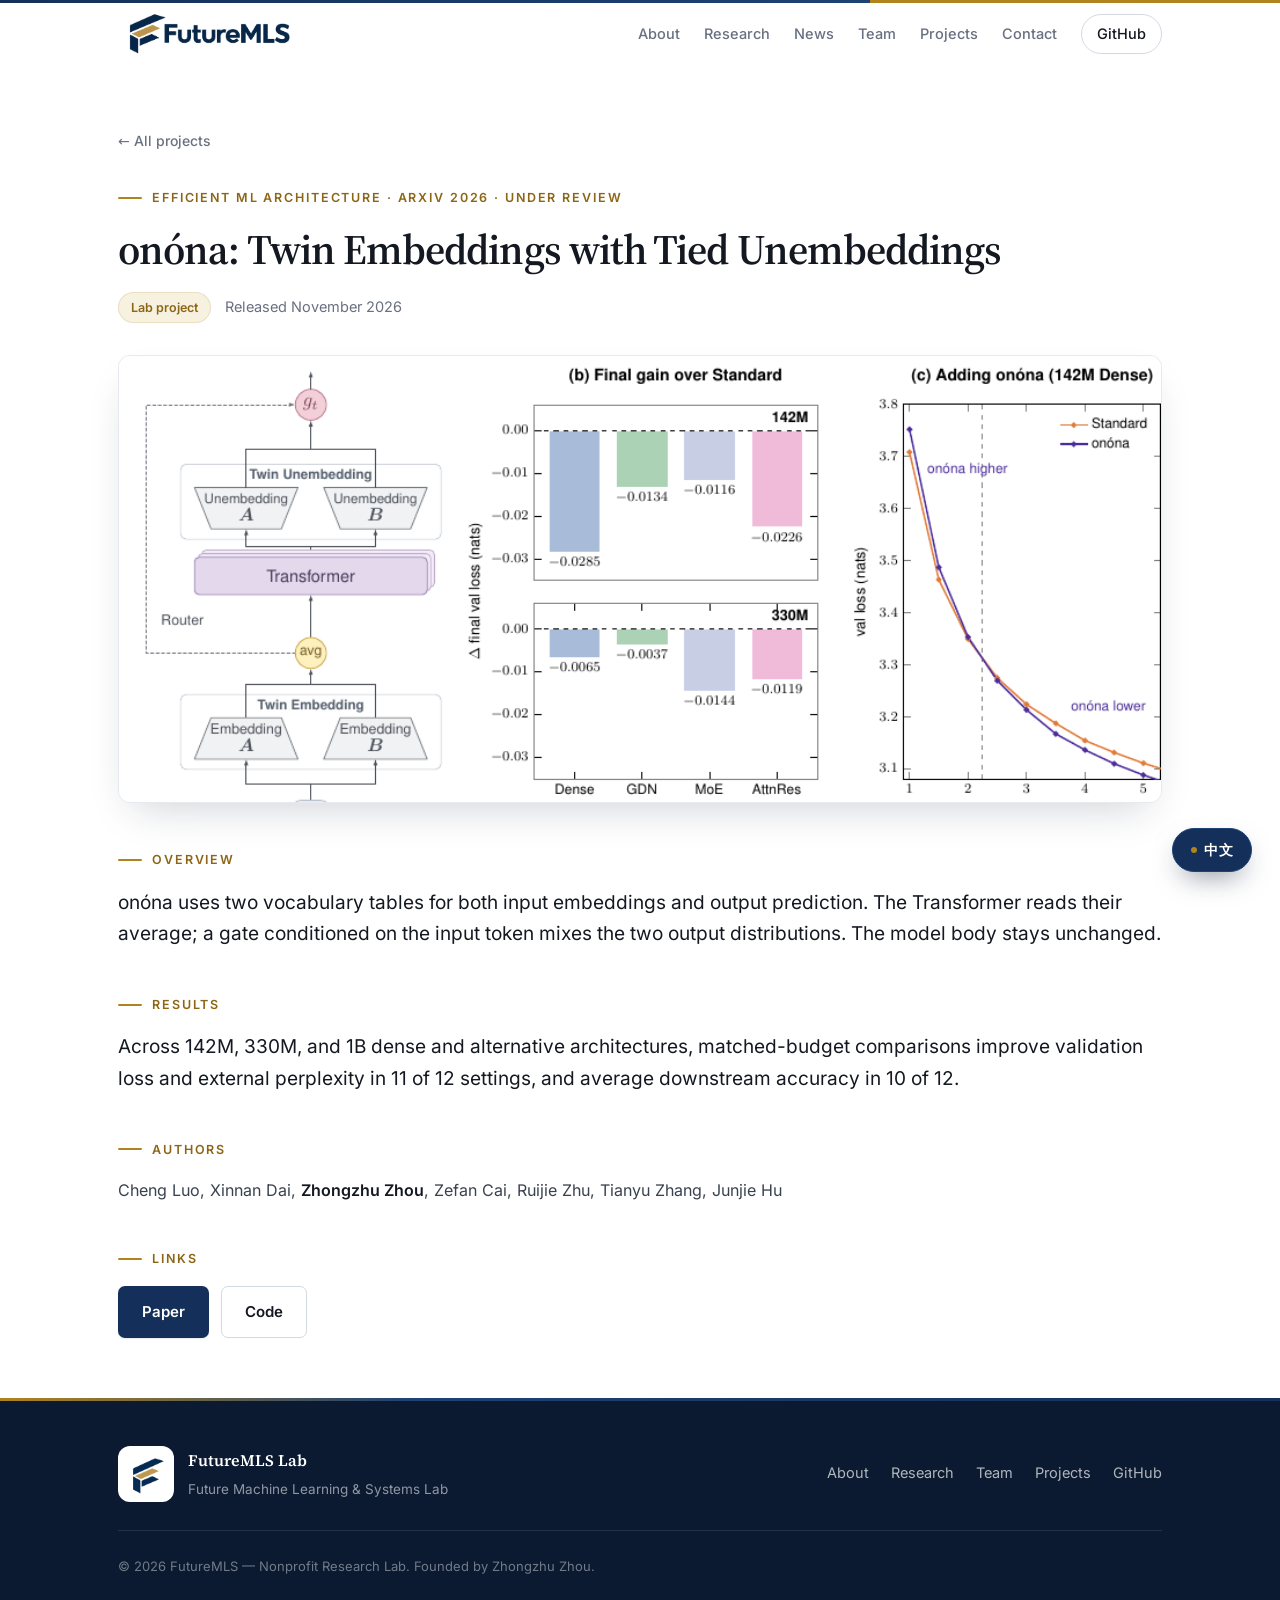
<file: projects/onona.html>
<!DOCTYPE html>
<html lang="en" data-lang="en">
<head>
  <meta charset="UTF-8" />
  <meta name="viewport" content="width=device-width, initial-scale=1.0" />
  <title>onóna — FutureMLS — Nonprofit Research Lab</title>
  <meta name="description" content="onóna: twin embeddings with tied unembeddings. Paper and research code from FutureMLS — Nonprofit Research Lab." />
  <link rel="icon" type="image/png" href="../assets/img/futuremls-icon-20261011.png" />

  <!-- Choose the starting language before first paint. A saved choice always wins;
       otherwise Chinese-locale or mainland-China visitors start in Chinese. -->
  <script>
    (function () {
      var lang;
      try { lang = localStorage.getItem("lang"); } catch (e) {}
      if (lang !== "en" && lang !== "zh") {
        var zh = false;
        try {
          zh = (navigator.languages || [navigator.language || ""]).some(function (l) {
            return /^zh/i.test(l);
          }) || /^Asia\/(Shanghai|Chongqing|Harbin|Urumqi)$/.test(
            Intl.DateTimeFormat().resolvedOptions().timeZone || ""
          );
        } catch (e) {}
        lang = zh ? "zh" : "en";
      }
      if (lang === "zh") {
        document.documentElement.dataset.lang = "zh";
        document.documentElement.lang = "zh-CN";
      }
    })();
  </script>

  <link rel="preload" href="../assets/fonts/source-serif-4-latin.woff2" as="font" type="font/woff2" crossorigin />
  <link rel="preload" href="../assets/fonts/inter-latin.woff2" as="font" type="font/woff2" crossorigin />
  <link rel="stylesheet" href="../assets/css/style.css?v=20261011-layout" />
</head>
<body>
  <!-- ===== Navigation ===== -->
  <header class="nav" id="nav">
    <div class="nav__inner container">
      <a class="nav__brand" href="../index.html" aria-label="FutureMLS Lab home">
        <img src="../assets/img/futuremls-wordmark-20261011.png" alt="FutureMLS" class="nav__logo" width="180" height="48" />
      </a>
      <nav class="nav__links" id="navLinks" aria-label="Primary">
        <a href="../index.html#about"><span data-i18n="en">About</span><span data-i18n="zh">关于</span></a>
        <a href="../index.html#research"><span data-i18n="en">Research</span><span data-i18n="zh">研究</span></a>
        <a href="../news.html"><span data-i18n="en">News</span><span data-i18n="zh">新闻</span></a>
        <a href="../index.html#team"><span data-i18n="en">Team</span><span data-i18n="zh">团队</span></a>
        <a href="../index.html#projects"><span data-i18n="en">Projects</span><span data-i18n="zh">项目</span></a>
        <a href="../index.html#contact"><span data-i18n="en">Contact</span><span data-i18n="zh">联系</span></a>
        <a href="https://github.com/FutureMLS-Lab" class="nav__ext" target="_blank" rel="noopener">GitHub</a>
      </nav>
      <button class="nav__toggle" id="navToggle" aria-label="Toggle menu" aria-expanded="false">
        <span></span><span></span><span></span>
      </button>
    </div>
  </header>

  <main class="proj container">
    <a class="proj__back" href="../index.html#projects"><span data-i18n="en">← All projects</span><span data-i18n="zh">← 返回项目列表</span></a>
    <span class="eyebrow">EFFICIENT ML ARCHITECTURE · arXiv 2026 · Under Review</span>
    <h1 class="proj__title">onóna: Twin Embeddings with Tied Unembeddings</h1>
    <div class="proj__meta"><span class="proj__badge" data-i18n="en">Lab project</span><span class="proj__badge" data-i18n="zh">实验室项目</span><span data-i18n="en">Released November 2026</span><span data-i18n="zh">发布于 2026 年 11 月</span></div>
    <figure class="proj__figure"><img src="../assets/img/projects/onona-overview-tight.png" alt="Paper figure showing onóna twin embeddings, validation-loss gains, and early training" /></figure>
    <span class="eyebrow" data-i18n="en">Overview</span><span class="eyebrow" data-i18n="zh">项目介绍</span>
    <p class="proj__lead" data-i18n="en">onóna uses two vocabulary tables for both input embeddings and output prediction. The Transformer reads their average; a gate conditioned on the input token mixes the two output distributions. The model body stays unchanged.</p>
    <p class="proj__lead" data-i18n="zh">onóna 用两张词表同时构造输入嵌入和输出预测。Transformer 读取两者的平均值；由输入 token 决定的门控混合两个输出分布，模型主体无需修改。</p>
    <span class="eyebrow" data-i18n="en">Results</span><span class="eyebrow" data-i18n="zh">实验结果</span>
    <p class="proj__lead" data-i18n="en">Across 142M, 330M, and 1B dense and alternative architectures, matched-budget comparisons improve validation loss and external perplexity in 11 of 12 settings, and average downstream accuracy in 10 of 12.</p>
    <p class="proj__lead" data-i18n="zh">在 142M、330M 和 1B 规模的稠密模型及其他架构中，相同训练预算下，12 组比较中有 11 组改善验证损失和外部困惑度，10 组提高下游任务平均准确率。</p>
    <span class="eyebrow" data-i18n="en">Authors</span><span class="eyebrow" data-i18n="zh">作者</span>
    <p class="proj__authors">Cheng Luo, Xinnan Dai, <strong>Zhongzhu Zhou</strong>, Zefan Cai, Ruijie Zhu, Tianyu Zhang, Junjie Hu</p>
    <span class="eyebrow" data-i18n="en">Links</span><span class="eyebrow" data-i18n="zh">相关链接</span>
    <div class="proj__links"><a class="btn btn--primary" href="https://arxiv.org/abs/2611.10556" target="_blank" rel="noopener"><span data-i18n="en">Paper</span><span data-i18n="zh">论文</span></a><a class="btn btn--ghost" href="https://github.com/FutureMLS-Lab/onona" target="_blank" rel="noopener"><span data-i18n="en">Code</span><span data-i18n="zh">代码</span></a></div>
  </main>

  <!-- ===== Footer ===== -->
  <footer class="footer">
    <div class="container footer__inner">
      <div class="footer__brand">
        <img src="../assets/img/futuremls-icon-20261011.png" alt="" class="footer__logo" />
        <div>
          <strong>FutureMLS <span data-i18n="en">Lab</span><span data-i18n="zh">实验室</span></strong>
          <p>Future Machine Learning &amp; Systems <span data-i18n="en">Lab</span><span data-i18n="zh">实验室</span></p>
        </div>
      </div>
      <nav class="footer__links" aria-label="Footer">
        <a href="../index.html#about"><span data-i18n="en">About</span><span data-i18n="zh">关于</span></a>
        <a href="../index.html#research"><span data-i18n="en">Research</span><span data-i18n="zh">研究</span></a>
        <a href="../index.html#team"><span data-i18n="en">Team</span><span data-i18n="zh">团队</span></a>
        <a href="../index.html#projects"><span data-i18n="en">Projects</span><span data-i18n="zh">项目</span></a>
        <a href="https://github.com/FutureMLS-Lab" target="_blank" rel="noopener">GitHub</a>
      </nav>
      <p class="footer__copy">© <span id="year">2026</span>
        <span data-i18n="en">FutureMLS — Nonprofit Research Lab. Founded by Zhongzhu Zhou.</span>
        <span data-i18n="zh">FutureMLS 非营利研究实验室。由周中柱创立。</span>
      </p>
    </div>
  </footer>

  <button class="langtoggle" id="langToggle" type="button" aria-label="Switch language / 切换语言">
    <span data-i18n="en">中文</span><span data-i18n="zh">English</span>
  </button>

  <script src="../assets/js/main.js"></script>
</body>
</html>
</file>
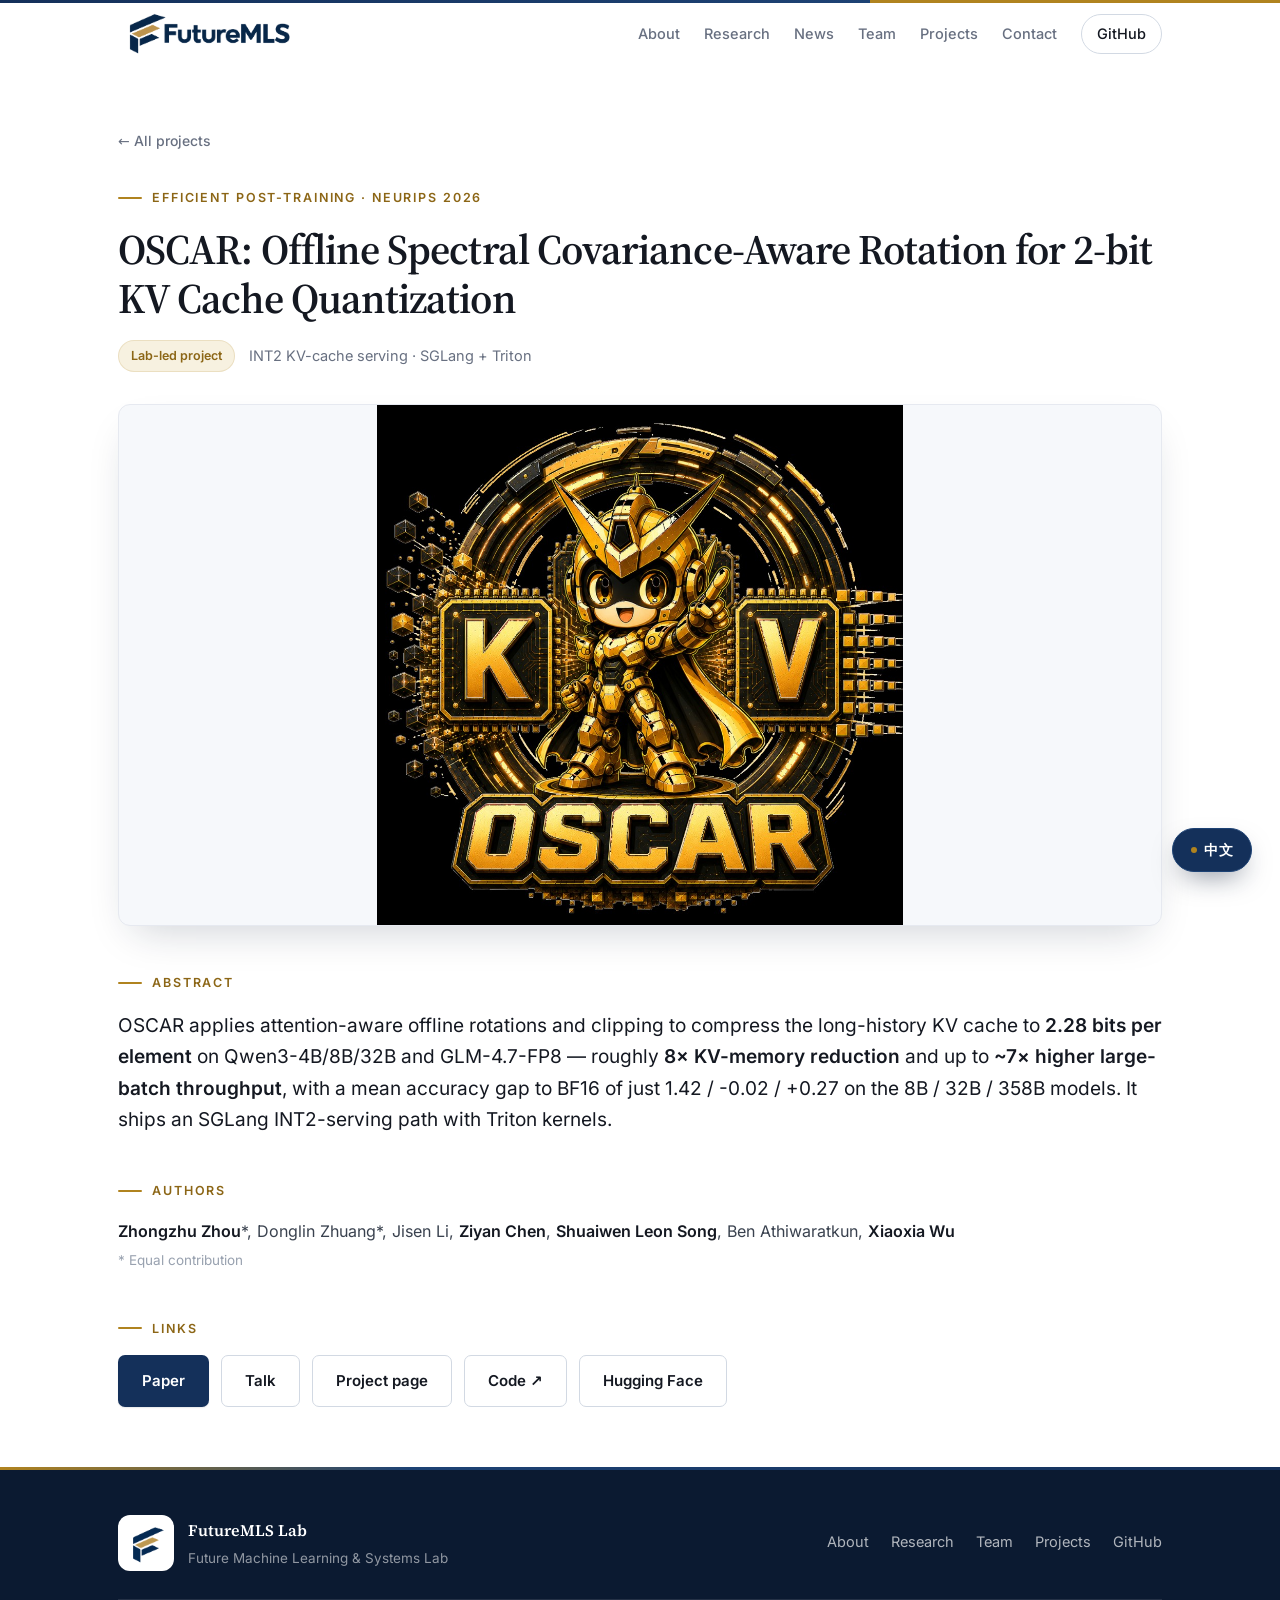
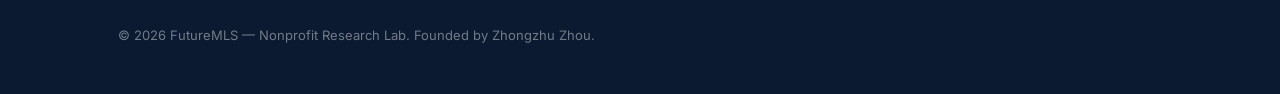
<file: projects/oscar.html>
<!DOCTYPE html>
<html lang="en" data-lang="en">
<head>
  <meta charset="UTF-8" />
  <meta name="viewport" content="width=device-width, initial-scale=1.0" />
  <title>OSCAR — FutureMLS — Nonprofit Research Lab</title>
  <meta name="description" content="OSCAR: Offline Spectral Covariance-Aware Rotation for 2-bit KV Cache Quantization — a project from FutureMLS — Nonprofit Research Lab." />
  <link rel="icon" type="image/png" href="../assets/img/futuremls-icon-20261011.png" />

  <!-- Choose the starting language before first paint. A saved choice always wins;
       otherwise Chinese-locale or mainland-China visitors start in Chinese. -->
  <script>
    (function () {
      var lang;
      try { lang = localStorage.getItem("lang"); } catch (e) {}
      if (lang !== "en" && lang !== "zh") {
        var zh = false;
        try {
          zh = (navigator.languages || [navigator.language || ""]).some(function (l) {
            return /^zh/i.test(l);
          }) || /^Asia\/(Shanghai|Chongqing|Harbin|Urumqi)$/.test(
            Intl.DateTimeFormat().resolvedOptions().timeZone || ""
          );
        } catch (e) {}
        lang = zh ? "zh" : "en";
      }
      if (lang === "zh") {
        document.documentElement.dataset.lang = "zh";
        document.documentElement.lang = "zh-CN";
      }
    })();
  </script>

  <link rel="preload" href="../assets/fonts/source-serif-4-latin.woff2" as="font" type="font/woff2" crossorigin />
  <link rel="preload" href="../assets/fonts/inter-latin.woff2" as="font" type="font/woff2" crossorigin />
  <link rel="stylesheet" href="../assets/css/style.css?v=20261011-layout" />
</head>
<body>
  <!-- ===== Navigation ===== -->
  <header class="nav" id="nav">
    <div class="nav__inner container">
      <a class="nav__brand" href="../index.html" aria-label="FutureMLS Lab home">
        <img src="../assets/img/futuremls-wordmark-20261011.png" alt="FutureMLS" class="nav__logo" width="180" height="48" />
      </a>
      <nav class="nav__links" id="navLinks" aria-label="Primary">
        <a href="../index.html#about"><span data-i18n="en">About</span><span data-i18n="zh">关于</span></a>
        <a href="../index.html#research"><span data-i18n="en">Research</span><span data-i18n="zh">研究</span></a>
        <a href="../news.html"><span data-i18n="en">News</span><span data-i18n="zh">新闻</span></a>
        <a href="../index.html#team"><span data-i18n="en">Team</span><span data-i18n="zh">团队</span></a>
        <a href="../index.html#projects"><span data-i18n="en">Projects</span><span data-i18n="zh">项目</span></a>
        <a href="../index.html#contact"><span data-i18n="en">Contact</span><span data-i18n="zh">联系</span></a>
        <a href="https://github.com/FutureMLS-Lab" class="nav__ext" target="_blank" rel="noopener">GitHub</a>
      </nav>
      <button class="nav__toggle" id="navToggle" aria-label="Toggle menu" aria-expanded="false">
        <span></span><span></span><span></span>
      </button>
    </div>
  </header>

  <main class="proj container">
    <a class="proj__back" href="../index.html#projects"><span data-i18n="en">← All projects</span><span data-i18n="zh">← 返回项目列表</span></a>

    <span class="eyebrow">Efficient Post-Training · NeurIPS 2026</span>
    <h1 class="proj__title">OSCAR: Offline Spectral Covariance-Aware Rotation for 2-bit KV Cache Quantization</h1>
    <div class="proj__meta">
      <span class="proj__badge" data-i18n="en">Lab-led project</span>
      <span class="proj__badge" data-i18n="zh">实验室主导项目</span>
      <span>INT2 KV-cache serving · SGLang + Triton</span>
    </div>

    <figure class="proj__figure">
      <img src="../assets/img/projects/oscar.png" alt="OSCAR project preview" />
    </figure>

    <span class="eyebrow" data-i18n="en">Abstract</span>
    <span class="eyebrow" data-i18n="zh">摘要</span>
    <p class="proj__lead">
      OSCAR applies attention-aware offline rotations and clipping to compress the long-history
      KV cache to <strong>2.28 bits per element</strong> on Qwen3-4B/8B/32B and GLM-4.7-FP8 —
      roughly <strong>8× KV-memory reduction</strong> and up to <strong>~7× higher large-batch
      throughput</strong>, with a mean accuracy gap to BF16 of just 1.42 / -0.02 / +0.27 on the
      8B / 32B / 358B models. It ships an SGLang INT2-serving path with Triton kernels.
    </p>

    <span class="eyebrow" data-i18n="en">Authors</span>
    <span class="eyebrow" data-i18n="zh">作者</span>
    <p class="proj__authors">
      <strong>Zhongzhu Zhou</strong>*, Donglin Zhuang*, Jisen Li, <strong>Ziyan Chen</strong>,
      <strong>Shuaiwen Leon Song</strong>, Ben Athiwaratkun, <strong>Xiaoxia Wu</strong>
      <br /><span style="font-size:13.5px;color:var(--faint)">* Equal contribution</span>
    </p>

    <span class="eyebrow" data-i18n="en">Links</span>
    <span class="eyebrow" data-i18n="zh">相关链接</span>
    <div class="proj__links">
      <a class="btn btn--primary" href="https://arxiv.org/abs/2605.17757" target="_blank" rel="noopener"><span data-i18n="en">Paper</span><span data-i18n="zh">论文</span></a>
      <a class="btn btn--ghost" href="https://recorder-v3.slideslive.com/#/share?share=113412&amp;s=79c727ca-0ec2-44b1-9053-39006153afc1" target="_blank" rel="noopener"><span data-i18n="en">Talk</span><span data-i18n="zh">演讲视频</span></a>
      <a class="btn btn--ghost" href="https://oscar-quantize.github.io/" target="_blank" rel="noopener"><span data-i18n="en">Project page</span><span data-i18n="zh">项目主页</span></a>
      <a class="btn btn--ghost" href="https://github.com/FutureMLS-Lab/OSCAR" target="_blank" rel="noopener"><span data-i18n="en">Code ↗</span><span data-i18n="zh">代码 ↗</span></a>
      <a class="btn btn--ghost" href="https://huggingface.co/Zhongzhu/OSCAR-RotationZoo" target="_blank" rel="noopener">Hugging Face</a>
    </div>
  </main>

  <!-- ===== Footer ===== -->
  <footer class="footer">
    <div class="container footer__inner">
      <div class="footer__brand">
        <img src="../assets/img/futuremls-icon-20261011.png" alt="" class="footer__logo" />
        <div>
          <strong>FutureMLS <span data-i18n="en">Lab</span><span data-i18n="zh">实验室</span></strong>
          <p>Future Machine Learning &amp; Systems <span data-i18n="en">Lab</span><span data-i18n="zh">实验室</span></p>
        </div>
      </div>
      <nav class="footer__links" aria-label="Footer">
        <a href="../index.html#about"><span data-i18n="en">About</span><span data-i18n="zh">关于</span></a>
        <a href="../index.html#research"><span data-i18n="en">Research</span><span data-i18n="zh">研究</span></a>
        <a href="../index.html#team"><span data-i18n="en">Team</span><span data-i18n="zh">团队</span></a>
        <a href="../index.html#projects"><span data-i18n="en">Projects</span><span data-i18n="zh">项目</span></a>
        <a href="https://github.com/FutureMLS-Lab" target="_blank" rel="noopener">GitHub</a>
      </nav>
      <p class="footer__copy">© <span id="year">2026</span>
        <span data-i18n="en">FutureMLS — Nonprofit Research Lab. Founded by Zhongzhu Zhou.</span>
        <span data-i18n="zh">FutureMLS 非营利研究实验室。由周中柱创立。</span>
      </p>
    </div>
  </footer>

  <button class="langtoggle" id="langToggle" type="button" aria-label="Switch language / 切换语言">
    <span data-i18n="en">中文</span><span data-i18n="zh">English</span>
  </button>

  <script src="../assets/js/main.js"></script>
</body>
</html>
</file>
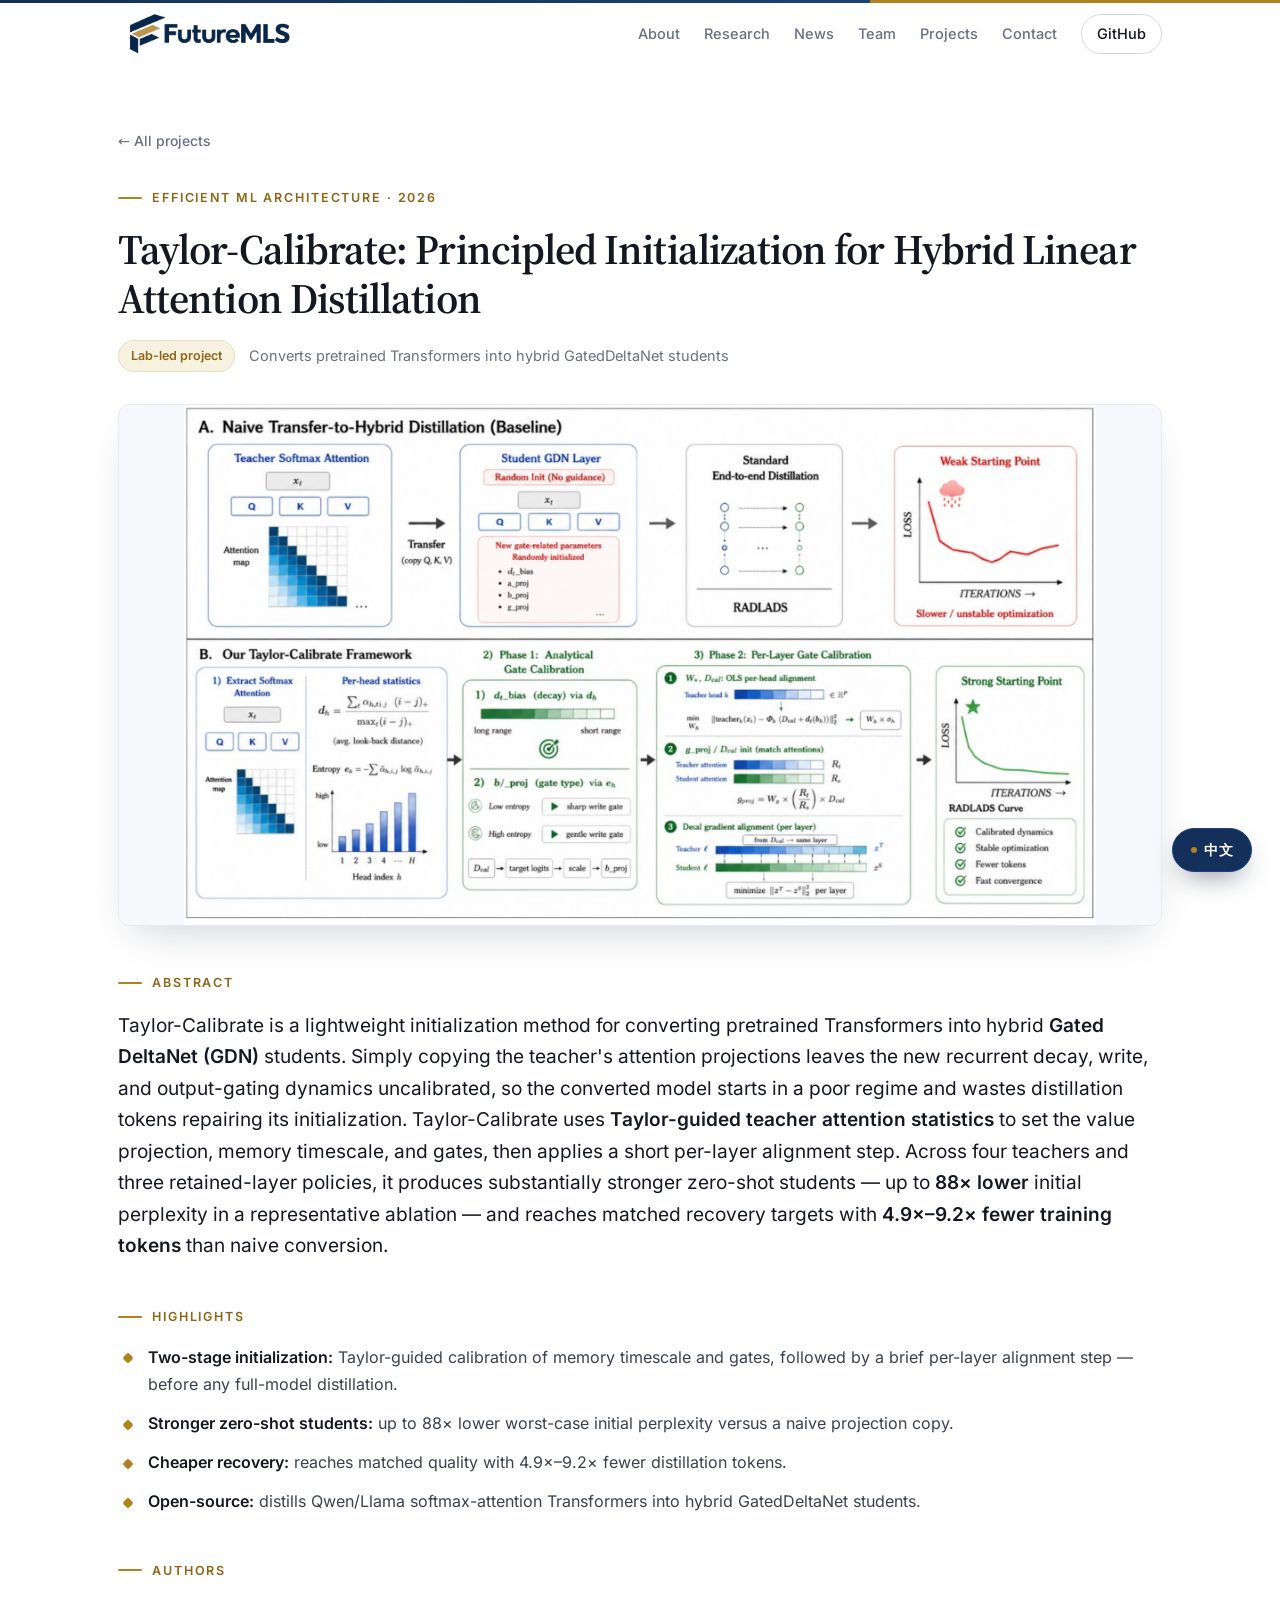
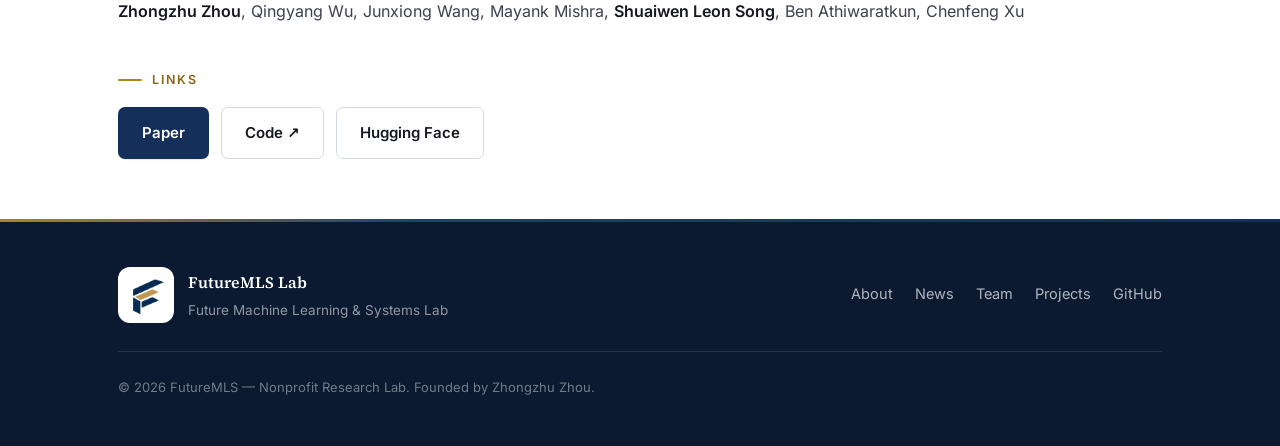
<file: projects/taylor-calibrate.html>
<!DOCTYPE html>
<html lang="en" data-lang="en">
<head>
  <meta charset="UTF-8" />
  <meta name="viewport" content="width=device-width, initial-scale=1.0" />
  <title>Taylor-Calibrate — FutureMLS — Nonprofit Research Lab</title>
  <meta name="description" content="Taylor-Calibrate: Principled Initialization for Hybrid Linear Attention Distillation — a project from FutureMLS — Nonprofit Research Lab converting pretrained Transformers into hybrid Gated DeltaNet students." />
  <link rel="icon" type="image/png" href="../assets/img/futuremls-icon-20261011.png" />

  <!-- Choose the starting language before first paint. A saved choice always wins;
       otherwise Chinese-locale or mainland-China visitors start in Chinese. -->
  <script>
    (function () {
      var lang;
      try { lang = localStorage.getItem("lang"); } catch (e) {}
      if (lang !== "en" && lang !== "zh") {
        var zh = false;
        try {
          zh = (navigator.languages || [navigator.language || ""]).some(function (l) {
            return /^zh/i.test(l);
          }) || /^Asia\/(Shanghai|Chongqing|Harbin|Urumqi)$/.test(
            Intl.DateTimeFormat().resolvedOptions().timeZone || ""
          );
        } catch (e) {}
        lang = zh ? "zh" : "en";
      }
      if (lang === "zh") {
        document.documentElement.dataset.lang = "zh";
        document.documentElement.lang = "zh-CN";
      }
    })();
  </script>

  <link rel="preload" href="../assets/fonts/source-serif-4-latin.woff2" as="font" type="font/woff2" crossorigin />
  <link rel="preload" href="../assets/fonts/inter-latin.woff2" as="font" type="font/woff2" crossorigin />
  <link rel="stylesheet" href="../assets/css/style.css?v=20261011-layout" />
</head>
<body>
  <!-- ===== Navigation ===== -->
  <header class="nav" id="nav">
    <div class="nav__inner container">
      <a class="nav__brand" href="../index.html" aria-label="FutureMLS Lab home">
        <img src="../assets/img/futuremls-wordmark-20261011.png" alt="FutureMLS" class="nav__logo" width="180" height="48" />
      </a>
      <nav class="nav__links" id="navLinks" aria-label="Primary">
        <a href="../index.html#about"><span data-i18n="en">About</span><span data-i18n="zh">关于</span></a>
        <a href="../index.html#research"><span data-i18n="en">Research</span><span data-i18n="zh">研究</span></a>
        <a href="../news.html"><span data-i18n="en">News</span><span data-i18n="zh">新闻</span></a>
        <a href="../index.html#team"><span data-i18n="en">Team</span><span data-i18n="zh">团队</span></a>
        <a href="../index.html#projects"><span data-i18n="en">Projects</span><span data-i18n="zh">项目</span></a>
        <a href="../index.html#contact"><span data-i18n="en">Contact</span><span data-i18n="zh">联系</span></a>
        <a href="https://github.com/FutureMLS-Lab" class="nav__ext" target="_blank" rel="noopener">GitHub</a>
      </nav>
      <button class="nav__toggle" id="navToggle" aria-label="Toggle menu" aria-expanded="false">
        <span></span><span></span><span></span>
      </button>
    </div>
  </header>

  <main class="proj container">
    <a class="proj__back" href="../index.html#projects"><span data-i18n="en">← All projects</span><span data-i18n="zh">← 返回项目列表</span></a>

    <span class="eyebrow">Efficient ML Architecture · 2026</span>
    <h1 class="proj__title">Taylor-Calibrate: Principled Initialization for Hybrid Linear Attention Distillation</h1>
    <div class="proj__meta">
      <span class="proj__badge" data-i18n="en">Lab-led project</span>
      <span class="proj__badge" data-i18n="zh">实验室主导项目</span>
      <span>Converts pretrained Transformers into hybrid GatedDeltaNet students</span>
    </div>

    <figure class="proj__figure">
      <img src="../assets/img/projects/taylor-calibrate.jpg" alt="Taylor-Calibrate framework overview" />
    </figure>

    <span class="eyebrow" data-i18n="en">Abstract</span>
    <span class="eyebrow" data-i18n="zh">摘要</span>
    <p class="proj__lead">
      Taylor-Calibrate is a lightweight initialization method for converting pretrained Transformers
      into hybrid <strong>Gated DeltaNet (GDN)</strong> students. Simply copying the teacher's attention
      projections leaves the new recurrent decay, write, and output-gating dynamics uncalibrated, so the
      converted model starts in a poor regime and wastes distillation tokens repairing its initialization.
      Taylor-Calibrate uses <strong>Taylor-guided teacher attention statistics</strong> to set the value
      projection, memory timescale, and gates, then applies a short per-layer alignment step. Across four
      teachers and three retained-layer policies, it produces substantially stronger zero-shot students —
      up to <strong>88× lower</strong> initial perplexity in a representative ablation — and reaches matched
      recovery targets with <strong>4.9×–9.2× fewer training tokens</strong> than naive conversion.
    </p>

    <span class="eyebrow" data-i18n="en">Highlights</span>
    <span class="eyebrow" data-i18n="zh">亮点</span>
    <ul class="proj__list">
      <li><strong>Two-stage initialization:</strong> Taylor-guided calibration of memory timescale and gates, followed by a brief per-layer alignment step — before any full-model distillation.</li>
      <li><strong>Stronger zero-shot students:</strong> up to 88× lower worst-case initial perplexity versus a naive projection copy.</li>
      <li><strong>Cheaper recovery:</strong> reaches matched quality with 4.9×–9.2× fewer distillation tokens.</li>
      <li><strong>Open-source:</strong> distills Qwen/Llama softmax-attention Transformers into hybrid GatedDeltaNet students.</li>
    </ul>

    <span class="eyebrow" data-i18n="en">Authors</span>
    <span class="eyebrow" data-i18n="zh">作者</span>
    <p class="proj__authors">
      <strong>Zhongzhu Zhou</strong>, Qingyang Wu, Junxiong Wang, Mayank Mishra,
      <strong>Shuaiwen Leon Song</strong>, Ben Athiwaratkun, Chenfeng Xu
    </p>

    <span class="eyebrow" data-i18n="en">Links</span>
    <span class="eyebrow" data-i18n="zh">相关链接</span>
    <div class="proj__links">
      <a class="btn btn--primary" href="https://arxiv.org/abs/2606.16429" target="_blank" rel="noopener"><span data-i18n="en">Paper</span><span data-i18n="zh">论文</span></a>
      <a class="btn btn--ghost" href="https://github.com/FutureMLS-Lab/Taylor-Calibrate" target="_blank" rel="noopener"><span data-i18n="en">Code ↗</span><span data-i18n="zh">代码 ↗</span></a>
      <a class="btn btn--ghost" href="https://huggingface.co/papers/2606.16429" target="_blank" rel="noopener">Hugging Face</a>
    </div>
  </main>

  <!-- ===== Footer ===== -->
  <footer class="footer">
    <div class="container footer__inner">
      <div class="footer__brand">
        <img src="../assets/img/futuremls-icon-20261011.png" alt="" class="footer__logo" />
        <div>
          <strong>FutureMLS <span data-i18n="en">Lab</span><span data-i18n="zh">实验室</span></strong>
          <p>Future Machine Learning &amp; Systems <span data-i18n="en">Lab</span><span data-i18n="zh">实验室</span></p>
        </div>
      </div>
      <nav class="footer__links" aria-label="Footer">
        <a href="../index.html#about"><span data-i18n="en">About</span><span data-i18n="zh">关于</span></a>
        <a href="../news.html"><span data-i18n="en">News</span><span data-i18n="zh">新闻</span></a>
        <a href="../index.html#team"><span data-i18n="en">Team</span><span data-i18n="zh">团队</span></a>
        <a href="../index.html#projects"><span data-i18n="en">Projects</span><span data-i18n="zh">项目</span></a>
        <a href="https://github.com/FutureMLS-Lab" target="_blank" rel="noopener">GitHub</a>
      </nav>
      <p class="footer__copy">© <span id="year">2026</span>
        <span data-i18n="en">FutureMLS — Nonprofit Research Lab. Founded by Zhongzhu Zhou.</span>
        <span data-i18n="zh">FutureMLS 非营利研究实验室。由周中柱创立。</span>
      </p>
    </div>
  </footer>

  <button class="langtoggle" id="langToggle" type="button" aria-label="Switch language / 切换语言">
    <span data-i18n="en">中文</span><span data-i18n="zh">English</span>
  </button>

  <script src="../assets/js/main.js"></script>
</body>
</html>
</file>
<file: assets/css/style.css>
/* ============================================================
   FutureMLS Lab — stylesheet
   Academic / editorial style: serif display headings, clean
   sans body, navy palette with a restrained scholarly-gold
   accent, generous whitespace, and quiet micro-interactions.
   ============================================================ */

/* ===== Self-hosted fonts (no external requests) ===== */
@font-face {
  font-family: 'Source Serif 4';
  font-style: normal;
  font-weight: 400 700;
  font-display: swap;
  src: url('../fonts/source-serif-4-latin.woff2') format('woff2');
  unicode-range: U+0000-00FF, U+0131, U+0152-0153, U+02BB-02BC, U+02C6, U+02DA, U+02DC, U+0304, U+0308, U+0329, U+2000-206F, U+20AC, U+2122, U+2191, U+2193, U+2212, U+2215, U+FEFF, U+FFFD;
}
@font-face {
  font-family: 'Source Serif 4';
  font-style: normal;
  font-weight: 400 700;
  font-display: swap;
  src: url('../fonts/source-serif-4-latin-ext.woff2') format('woff2');
  unicode-range: U+0100-02BA, U+02BD-02C5, U+02C7-02CC, U+02CE-02D7, U+02DD-02FF, U+0304, U+0308, U+0329, U+1D00-1DBF, U+1E00-1E9F, U+1EF2-1EFF, U+2020, U+20A0-20AB, U+20AD-20C0, U+2113, U+2C60-2C7F, U+A720-A7FF;
}
@font-face {
  font-family: 'Inter';
  font-style: normal;
  font-weight: 400 600;
  font-display: swap;
  src: url('../fonts/inter-latin.woff2') format('woff2');
  unicode-range: U+0000-00FF, U+0131, U+0152-0153, U+02BB-02BC, U+02C6, U+02DA, U+02DC, U+0304, U+0308, U+0329, U+2000-206F, U+20AC, U+2122, U+2191, U+2193, U+2212, U+2215, U+FEFF, U+FFFD;
}
@font-face {
  font-family: 'Inter';
  font-style: normal;
  font-weight: 400 600;
  font-display: swap;
  src: url('../fonts/inter-latin-ext.woff2') format('woff2');
  unicode-range: U+0100-02BA, U+02BD-02C5, U+02C7-02CC, U+02CE-02D7, U+02DD-02FF, U+0304, U+0308, U+0329, U+1D00-1DBF, U+1E00-1E9F, U+1EF2-1EFF, U+2020, U+20A0-20AB, U+20AD-20C0, U+2113, U+2C60-2C7F, U+A720-A7FF;
}

:root {
  --ink: #141821;          /* headings, near-black */
  --body: #3a424f;         /* body text */
  --muted: #687081;        /* secondary text */
  --faint: #98a1af;        /* tertiary / labels */
  --line: #e6e9f0;         /* hairlines */
  --line-strong: #d2d9e3;

  --bg: #ffffff;
  --bg-alt: #f6f8fb;       /* alternating sections */
  --bg-tint: #eef2f8;      /* cooler tint */
  --bg-deep: #0b1a31;      /* footer */

  --navy: #14305a;         /* primary brand */
  --navy-700: #1d4274;
  --navy-900: #0e2342;
  --link: #1c4f93;         /* link blue */
  --link-hover: #123a6b;

  --accent: #b0831f;       /* scholarly gold */
  --accent-strong: #8c6616;
  --accent-soft: #f7f1e0;
  --accent-tint: rgba(176, 131, 31, .16);

  --radius: 12px;
  --radius-sm: 7px;
  --shadow-sm: 0 1px 2px rgba(16, 30, 54, .06), 0 1px 1px rgba(16, 30, 54, .04);
  --shadow-md: 0 18px 40px -16px rgba(16, 30, 54, .22);
  --shadow-lg: 0 34px 60px -24px rgba(16, 30, 54, .30);

  /* Latin faces are self-hosted; CJK falls back to the platform's system face. */
  --font-serif: "Source Serif 4", Georgia, "Times New Roman", "Songti SC",
    "Noto Serif CJK SC", "Source Han Serif SC", "SimSun", serif;
  --font-sans: "Inter", system-ui, -apple-system, "Segoe UI", Roboto, "PingFang SC",
    "Hiragino Sans GB", "Noto Sans CJK SC", "Microsoft YaHei", sans-serif;

  --maxw: 1100px;
}

* { box-sizing: border-box; }

/* ===================== Language switching =====================
   Both languages ship in the markup; only the active one renders.
   The <html> element always carries data-lang, so there is no flash. */
html[data-lang="en"] [data-i18n="zh"] { display: none !important; }
html[data-lang="zh"] [data-i18n="en"] { display: none !important; }

.langtoggle {
  position: fixed;
  right: clamp(16px, 3vw, 28px);
  bottom: clamp(16px, 3vw, 28px);
  z-index: 60;
  display: inline-flex;
  align-items: center;
  gap: 7px;
  min-height: 44px;
  padding: 10px 18px;
  border: 1px solid var(--navy-700);
  border-radius: 999px;
  background: var(--navy);
  color: #fff;
  font-family: var(--font-sans);
  font-size: 14px;
  font-weight: 600;
  letter-spacing: .02em;
  cursor: pointer;
  box-shadow: 0 12px 28px -10px rgba(16, 30, 54, .55);
  transition: background .18s ease, transform .18s ease, box-shadow .18s ease;
}
.langtoggle::before {
  content: "";
  width: 6px; height: 6px;
  border-radius: 50%;
  background: var(--accent);
}
.langtoggle:hover {
  background: var(--navy-700);
  transform: translateY(-2px);
  box-shadow: 0 18px 34px -12px rgba(16, 30, 54, .6);
}
.langtoggle:active { transform: translateY(0); }

html { scroll-behavior: smooth; -webkit-text-size-adjust: 100%; }

body {
  margin: 0;
  font-family: var(--font-sans);
  color: var(--body);
  background: var(--bg);
  line-height: 1.72;
  font-size: 17px;
  -webkit-font-smoothing: antialiased;
  text-rendering: optimizeLegibility;
}

img { max-width: 100%; display: block; }
/* Let columns shrink without clipping long names or technical terms. */
p, h1, h2, h3, h4, li { overflow-wrap: break-word; }
a { color: inherit; text-decoration: none; }

::selection { background: var(--navy); color: #fff; }

:focus-visible {
  outline: 2px solid var(--navy);
  outline-offset: 3px;
  border-radius: 4px;
}

section[id] { scroll-margin-top: 86px; }

.container {
  width: 100%;
  max-width: var(--maxw);
  margin-inline: auto;
  padding-inline: 28px;
}

/* ===================== Navigation ===================== */
.nav {
  position: sticky;
  top: 0;
  z-index: 50;
  background: rgba(255, 255, 255, .82);
  backdrop-filter: saturate(170%) blur(12px);
  -webkit-backdrop-filter: saturate(170%) blur(12px);
  border-bottom: 1px solid transparent;
  transition: border-color .25s ease, box-shadow .25s ease, background .25s ease;
}
.nav::before {
  content: "";
  position: absolute;
  inset: 0 0 auto 0;
  height: 3px;
  background: linear-gradient(90deg, var(--navy) 0%, var(--navy-700) 68%, var(--accent) 68%);
}
.nav.is-scrolled {
  border-bottom-color: var(--line);
  box-shadow: var(--shadow-sm);
  background: rgba(255, 255, 255, .9);
}
.nav__inner {
  display: flex;
  align-items: center;
  justify-content: space-between;
  height: 68px;
}
.nav__brand {
  display: flex;
  align-items: center;
  gap: 11px;
  font-family: var(--font-serif);
  font-weight: 600;
  font-size: 19px;
  letter-spacing: -.01em;
  color: var(--ink);
}
.nav__logo {
  display: block;
  width: 180px;
  height: 48px;
  object-fit: cover;
  flex-shrink: 0;
}

.nav__links {
  display: flex;
  align-items: center;
  gap: 24px;
}
.nav__links a {
  font-size: 14.5px;
  font-weight: 500;
  color: var(--muted);
  transition: color .18s ease;
  position: relative;
  white-space: nowrap;
}
.nav__links a:hover { color: var(--navy); }
.nav__links a:not(.nav__ext)::after {
  content: "";
  position: absolute;
  left: 0; bottom: -6px;
  width: 0; height: 2px;
  background: var(--accent);
  border-radius: 2px;
  transition: width .22s ease;
}
.nav__links a:not(.nav__ext):hover::after { width: 100%; }
.nav__links a[aria-current="page"] { color: var(--navy); }
.nav__links a[aria-current="page"]:not(.nav__ext)::after { width: 100%; }
.nav__ext {
  padding: 7px 15px;
  border: 1px solid var(--line-strong);
  border-radius: 999px;
  color: var(--ink) !important;
  transition: border-color .18s ease, background .18s ease, color .18s ease;
}
.nav__ext:hover { border-color: var(--navy); background: var(--navy); color: #fff !important; }

.nav__toggle {
  display: none;
  flex-direction: column;
  gap: 5px;
  background: none;
  border: 0;
  cursor: pointer;
  padding: 11px;
}
.nav__toggle span {
  width: 23px; height: 2px;
  background: var(--navy);
  border-radius: 2px;
  transition: transform .3s ease, opacity .3s ease;
}
.nav__toggle[aria-expanded="true"] span:nth-child(1) { transform: translateY(7px) rotate(45deg); }
.nav__toggle[aria-expanded="true"] span:nth-child(2) { opacity: 0; }
.nav__toggle[aria-expanded="true"] span:nth-child(3) { transform: translateY(-7px) rotate(-45deg); }

/* ===================== Hero ===================== */
.hero {
  position: relative;
  isolation: isolate;
  overflow: hidden;
  background:
    radial-gradient(1100px 460px at 82% -10%, rgba(20, 48, 90, .07), transparent 60%),
    radial-gradient(680px 360px at 2% 4%, rgba(176, 131, 31, .07), transparent 58%),
    linear-gradient(180deg, #fbfcfe 0%, #ffffff 74%);
  border-bottom: 1px solid var(--line);
  padding-block: clamp(44px, 6vw, 76px);
}
.hero::before {
  content: "";
  position: absolute;
  inset: 0;
  z-index: -1;
  background-image:
    linear-gradient(var(--line) 1px, transparent 1px),
    linear-gradient(90deg, var(--line) 1px, transparent 1px);
  background-size: 58px 58px;
  -webkit-mask-image: radial-gradient(120% 90% at 50% -10%, #000 0%, transparent 68%);
  mask-image: radial-gradient(120% 90% at 50% -10%, #000 0%, transparent 68%);
  opacity: .55;
}
.hero__inner { max-width: var(--maxw); }
.hero__heading {
  display: flex;
  flex-direction: column;
  align-items: flex-start;
  gap: 24px;
  margin-bottom: 24px;
}
.hero__logo {
  display: block;
  width: min(100%, 360px);
  height: auto;
  aspect-ratio: 3.7;
  object-fit: cover;
}
.hero__eyebrow {
  display: inline-flex;
  align-items: center;
  gap: 11px;
  font-size: 13px;
  font-weight: 600;
  letter-spacing: .15em;
  text-transform: uppercase;
  color: var(--accent-strong);
  margin: 0 0 22px;
}
.hero__eyebrow::before {
  content: "";
  width: 28px; height: 2px;
  background: var(--accent);
  border-radius: 2px;
}
.hero__title {
  font-family: var(--font-serif);
  font-weight: 600;
  font-size: clamp(32px, 4vw, 50px);
  line-height: 1.16;
  letter-spacing: -.022em;
  margin: 0;
  min-width: 0;
  color: var(--ink);
}
.hero__lead {
  font-size: clamp(17px, 2.1vw, 20px);
  line-height: 1.66;
  color: var(--body);
  margin: 0 0 36px;
  max-width: none;
}
.hero__actions {
  display: flex;
  gap: 14px;
  flex-wrap: wrap;
  margin-bottom: 30px;
}
.hero__topics {
  list-style: none;
  display: flex;
  flex-wrap: wrap;
  gap: 10px 12px;
  margin: 0;
  padding: 30px 0 0;
  border-top: 1px solid var(--line);
}
.hero__topics li {
  display: inline-flex;
  align-items: center;
  gap: 8px;
  font-size: 13.5px;
  font-weight: 500;
  color: var(--navy);
  background: rgba(255, 255, 255, .7);
  border: 1px solid var(--line-strong);
  padding: 7px 14px;
  border-radius: 999px;
  box-shadow: var(--shadow-sm);
}
.hero__topics li::before {
  content: "";
  width: 5px; height: 5px;
  border-radius: 50%;
  background: var(--accent);
}

/* ===================== Buttons ===================== */
.btn {
  display: inline-flex;
  align-items: center;
  gap: 8px;
  padding: 12px 23px;
  border-radius: var(--radius-sm);
  font-weight: 600;
  font-size: 15px;
  font-family: var(--font-sans);
  cursor: pointer;
  border: 1px solid transparent;
  transition: background .18s ease, border-color .18s ease, color .18s ease,
    transform .18s ease, box-shadow .18s ease;
}
.btn--primary {
  background: var(--navy);
  color: #fff;
  box-shadow: var(--shadow-sm);
}
.btn--primary:hover {
  background: var(--navy-700);
  transform: translateY(-1px);
  box-shadow: var(--shadow-md);
}
.btn--ghost {
  background: #fff;
  border-color: var(--line-strong);
  color: var(--ink);
}
.btn--ghost:hover {
  border-color: var(--navy);
  color: var(--navy);
  transform: translateY(-1px);
  box-shadow: var(--shadow-sm);
}

/* ===================== Sections ===================== */
.section { padding-block: clamp(44px, 6vw, 76px); }
.section--alt { background: var(--bg-alt); border-block: 1px solid var(--line); }

.section__head { margin-bottom: 32px; }
.eyebrow {
  display: inline-flex;
  align-items: center;
  gap: 10px;
  font-size: 12.5px;
  font-weight: 700;
  letter-spacing: .15em;
  text-transform: uppercase;
  color: var(--accent-strong);
  margin-bottom: 16px;
}
.eyebrow::before {
  content: "";
  width: 24px; height: 2px;
  background: var(--accent);
  border-radius: 2px;
}
.section__title {
  font-family: var(--font-serif);
  font-weight: 600;
  font-size: clamp(28px, 4vw, 42px);
  letter-spacing: -.022em;
  line-height: 1.13;
  margin: 0 0 14px;
  color: var(--ink);
}
.section__sub {
  font-size: 18px;
  color: var(--muted);
  margin: 0;
}

/* ===================== Prose blocks ===================== */
.prose { min-width: 0; }
.prose p { margin: 0 0 20px; }
.prose__lead {
  font-size: clamp(18px, 2.1vw, 21px);
  line-height: 1.62;
  color: var(--ink);
}
.prose strong { color: var(--ink); font-weight: 600; }
.prose a {
  color: var(--link);
  font-weight: 500;
  border-bottom: 1px solid rgba(28, 79, 147, .32);
  text-underline-offset: 3px;
  transition: color .18s ease, border-color .18s ease;
}
.prose a:hover { color: var(--link-hover); border-bottom-color: var(--link); }
.prose__meta {
  display: flex;
  flex-wrap: wrap;
  gap: 6px 28px;
  margin-top: 6px;
  padding-top: 24px;
  border-top: 1px solid var(--line);
  font-size: 15.5px;
  color: var(--muted);
}

/* ===================== Founder ===================== */
.founder {
  display: grid;
  grid-template-columns: 264px minmax(0, 1fr);
  gap: 40px;
  align-items: start;
}
.founder__media { text-align: left; }
.founder__avatar,
.founder__photo {
  width: 172px; height: 172px;
  border-radius: 16px;
  margin-bottom: 20px;
}
.founder__avatar {
  display: grid;
  place-items: center;
  background: var(--navy);
  border: 1px solid var(--navy-700);
}
.founder__avatar::after {
  content: attr(data-mono);
  font-family: var(--font-serif);
  font-weight: 600;
  font-size: 52px;
  color: #fff;
  letter-spacing: .02em;
}
.founder__photo {
  object-fit: cover;
  object-position: center;
  box-shadow: var(--shadow-md);
  border: 1px solid var(--line);
}
.founder__name {
  font-family: var(--font-serif);
  font-size: 23px;
  font-weight: 600;
  color: var(--ink);
  margin: 0 0 3px;
}
.founder__alias {
  font-size: 13px;
  color: var(--faint);
  margin: 0 0 8px;
}
.founder__role {
  font-size: 14px;
  color: var(--accent-strong);
  font-weight: 600;
  margin: 0 0 18px;
}
.founder__links {
  display: flex;
  flex-direction: column;
  gap: 9px;
  padding-top: 18px;
  border-top: 1px solid var(--line);
}
.founder__links a {
  font-size: 15px;
  font-weight: 500;
  color: var(--link);
  width: fit-content;
  transition: color .18s ease;
}
.founder__links a:hover { color: var(--link-hover); text-decoration: underline; text-underline-offset: 3px; }

/* ===================== Research topics ===================== */
.topics {
  display: grid;
  grid-template-columns: repeat(2, minmax(0, 1fr));
  gap: 1px;
  background: var(--line);
  border: 1px solid var(--line);
  border-radius: var(--radius);
  overflow: hidden;
  box-shadow: var(--shadow-sm);
}
.topic {
  position: relative;
  background: #fff;
  padding: 34px 32px;
  transition: background .2s ease;
}
.topic::before {
  content: "";
  position: absolute;
  left: 0; top: 0;
  width: 0; height: 3px;
  background: var(--accent);
  transition: width .3s ease;
}
.topic:hover { background: var(--bg-alt); }
.topic:hover::before { width: 100%; }
.topic__no {
  font-family: var(--font-serif);
  font-size: 16px;
  font-weight: 600;
  color: var(--accent);
  letter-spacing: .05em;
}
.topic__title {
  font-family: var(--font-serif);
  font-size: 21px;
  font-weight: 600;
  color: var(--ink);
  margin: 10px 0 10px;
  line-height: 1.25;
}
.topic p { margin: 0; font-size: 15.5px; color: var(--body); }

/* ===================== News ===================== */
.news { list-style: none; margin: 0; padding: 0; }
.news__item {
  display: grid;
  grid-template-columns: 132px minmax(0, 1fr);
  gap: 26px;
  align-items: baseline;
  padding: 20px 14px;
  margin-inline: -14px;
  border-bottom: 1px solid var(--line);
  border-radius: 10px;
  transition: background .18s ease;
}
.news__item:first-child { border-top: 1px solid var(--line); }
.news__item:hover { background: var(--bg-alt); }
.news__date {
  position: relative;
  font-family: var(--font-serif);
  font-weight: 600;
  font-size: 15px;
  color: var(--muted);
  padding-left: 16px;
  white-space: nowrap;
}
.news__date::before {
  content: "";
  position: absolute;
  left: 0; top: .62em;
  width: 7px; height: 7px;
  border-radius: 50%;
  background: var(--accent);
}
.news__text { margin: 0; font-size: 16.5px; color: var(--body); }
.news__text strong { color: var(--ink); font-weight: 600; }
.news__text a {
  color: var(--link);
  border-bottom: 1px solid rgba(28, 79, 147, .32);
  text-underline-offset: 3px;
}
.news__text a:hover { border-bottom-color: var(--link); color: var(--link-hover); }
.news__more {
  display: flex;
  margin-top: 24px;
}
.news__more .btn { gap: 7px; }
.news__meta { display: flex; flex-direction: column; gap: 8px; align-items: flex-start; }
.news__cat {
  margin-left: 16px;
  font-size: 10.5px;
  font-weight: 700;
  letter-spacing: .08em;
  text-transform: uppercase;
  color: var(--accent-strong);
  background: var(--accent-soft);
  border: 1px solid var(--accent-tint);
  padding: 2px 9px;
  border-radius: 999px;
}
.news__cat--paper {
  color: var(--navy);
  background: var(--bg-tint);
  border-color: var(--line-strong);
}

/* ===================== People ===================== */
.team__group {
  font-size: 13px;
  font-weight: 700;
  letter-spacing: .14em;
  text-transform: uppercase;
  color: var(--faint);
  margin: 8px 0 24px;
  display: flex;
  align-items: center;
  gap: 16px;
}
.team__group::after {
  content: "";
  flex: 1;
  height: 1px;
  background: var(--line);
}
.team__subgroup {
  display: flex;
  align-items: center;
  gap: 10px;
  font-family: var(--font-serif);
  font-size: 17px;
  font-weight: 600;
  color: var(--ink);
  margin: 0 0 20px;
}
.team__subgroup::before {
  content: "";
  width: 14px;
  height: 2px;
  border-radius: 2px;
  background: var(--accent);
}
/* A subgroup with no people yet still needs room to read as its own block. */
.team__subgroup--empty { color: var(--muted); margin-bottom: 44px; }
.people {
  display: grid;
  grid-template-columns: repeat(3, minmax(0, 1fr));
  gap: 36px 28px;
  margin-bottom: 52px;
}
.people--advisors { grid-template-columns: repeat(3, minmax(0, 1fr)); }
.people:last-child { margin-bottom: 0; }
.person {
  display: grid;
  grid-template-columns: 66px minmax(0, 1fr);
  grid-template-rows: auto auto;
  gap: 4px 16px;
  align-content: start;
  min-width: 0;
}
.person > .person__photo,
.person > .person__avatar { grid-column: 1; grid-row: 1 / 3; }
.person__name, .person__role { grid-column: 2; }
.person__name { align-self: end; }
.person__bio, .person__tags, .person__links { grid-column: 1 / -1; }
.person__avatar {
  flex: 0 0 66px;
  width: 66px; height: 66px;
  border-radius: 12px;
  background: linear-gradient(150deg, var(--navy-700), var(--navy));
  border: 1px solid var(--navy);
  display: grid;
  place-items: center;
  overflow: hidden;
}
.person__avatar::after {
  content: attr(data-mono);
  font-family: var(--font-serif);
  font-weight: 600;
  font-size: 22px;
  color: #fff;
  letter-spacing: .01em;
}
.person__photo {
  flex: 0 0 66px;
  width: 66px; height: 66px;
  border-radius: 12px;
  object-fit: cover;
  object-position: center top;
  border: 1px solid var(--line);
  box-shadow: var(--shadow-sm);
  transition: transform .2s ease, box-shadow .2s ease;
}
.person:hover .person__photo { transform: translateY(-2px); box-shadow: var(--shadow-md); }
.person__info { display: contents; }
.person__bio { font-size: 14.5px; color: var(--body); margin: 12px 0 10px; line-height: 1.6; }
.person__name {
  font-family: var(--font-serif);
  font-size: 18.5px;
  font-weight: 600;
  margin: 0 0 2px;
  color: var(--ink);
}
.person__role {
  font-size: 13px;
  color: var(--accent-strong);
  font-weight: 600;
  margin: 0 0 8px;
  letter-spacing: .02em;
}
.person__tags {
  list-style: none;
  display: flex;
  flex-wrap: wrap;
  gap: 6px;
  margin: 0 0 12px;
  padding: 0;
}
.person__tags li {
  font-size: 12.5px;
  font-weight: 500;
  color: var(--navy);
  background: var(--bg-alt);
  border: 1px solid var(--line);
  padding: 3px 10px;
  border-radius: 999px;
  line-height: 1.45;
}
.person__links { display: flex; gap: 14px; flex-wrap: wrap; }
.person__links a {
  font-size: 14px;
  font-weight: 500;
  color: var(--link);
  transition: color .18s ease;
}
.person__links a:hover { color: var(--link-hover); text-decoration: underline; text-underline-offset: 3px; }

/* ===================== Projects ===================== */
.projects {
  display: grid;
  grid-template-columns: repeat(3, minmax(0, 1fr));
  gap: 24px;
}
.project {
  display: flex;
  flex-direction: column;
  background: #fff;
  border: 1px solid var(--line);
  border-radius: var(--radius);
  overflow: hidden;
  box-shadow: var(--shadow-sm);
  transition: border-color .2s ease, box-shadow .2s ease, transform .2s ease;
}
.project:hover {
  border-color: var(--line-strong);
  box-shadow: var(--shadow-lg);
  transform: translateY(-3px);
}
.project__preview {
  aspect-ratio: 16 / 10;
  background: #0d1320;
  border-bottom: 1px solid var(--line);
  overflow: hidden;
}
.project__preview img {
  width: 100%; height: 100%;
  object-fit: cover;
  transition: transform .45s ease;
}
.project:hover .project__preview img { transform: scale(1.035); }
.project__body { display: flex; flex-direction: column; flex: 1; padding: 24px 24px 26px; }
.project__head {
  display: flex;
  flex-direction: column;
  align-items: flex-start;
  gap: 10px;
  margin-bottom: 12px;
}
.project__name {
  font-family: var(--font-serif);
  font-size: 23px;
  font-weight: 600;
  margin: 0;
  color: var(--ink);
}
.project__tag {
  font-size: 12px;
  font-weight: 600;
  letter-spacing: .03em;
  color: var(--accent-strong);
  background: var(--accent-soft);
  border: 1px solid var(--accent-tint);
  padding: 4px 11px;
  border-radius: 999px;
  max-width: 100%;
}
.project__venue { font-size: 13px; color: var(--faint); margin: 0 0 12px; }
.project__desc { font-size: 14.5px; color: var(--body); margin: 0 0 18px; flex: 1; line-height: 1.6; }
.project__link {
  display: inline-flex;
  align-items: center;
  gap: 6px;
  font-weight: 600;
  font-size: 14.5px;
  color: var(--link);
  transition: gap .18s ease, color .18s ease;
}
.project:hover .project__link { gap: 11px; color: var(--link-hover); }

/* ===================== Project detail page ===================== */
.proj { padding-block: clamp(36px, 5vw, 60px); }
.proj__back {
  display: flex;
  width: fit-content;
  align-items: center;
  gap: 7px;
  font-size: 14px;
  font-weight: 500;
  color: var(--muted);
  margin-bottom: 26px;
  transition: gap .18s ease, color .18s ease;
}
.proj__back:hover { color: var(--navy); gap: 11px; }
.proj .eyebrow { margin-top: 6px; }
.proj__title {
  font-family: var(--font-serif);
  font-weight: 600;
  font-size: clamp(27px, 3.6vw, 42px);
  line-height: 1.16;
  letter-spacing: -.022em;
  color: var(--ink);
  margin: 0 0 18px;
}
.proj__meta {
  display: flex;
  flex-wrap: wrap;
  gap: 10px 14px;
  align-items: center;
  margin: 0 0 32px;
  font-size: 14.5px;
  color: var(--muted);
}
.proj__badge {
  display: inline-flex;
  align-items: center;
  gap: 6px;
  font-size: 12.5px;
  font-weight: 600;
  color: var(--accent-strong);
  background: var(--accent-soft);
  border: 1px solid var(--accent-tint);
  padding: 4px 12px;
  border-radius: 999px;
}
.proj__figure {
  margin: 0 0 38px;
  border: 1px solid var(--line);
  border-radius: var(--radius);
  overflow: hidden;
  background: var(--bg-alt);
  box-shadow: var(--shadow-md);
}
.proj__figure img {
  width: 100%;
  max-height: 520px;
  object-fit: contain;
  display: block;
}
.proj__lead {
  font-size: clamp(17px, 2vw, 19px);
  line-height: 1.66;
  color: var(--ink);
  margin: 0 0 36px;
}
.proj__authors {
  font-size: 16px;
  line-height: 1.75;
  color: var(--body);
  margin: 0 0 36px;
}
.proj__authors strong { color: var(--ink); font-weight: 600; }
.proj__list {
  margin: 0 0 36px;
  padding-left: 4px;
  list-style: none;
  color: var(--body);
  font-size: 16px;
  line-height: 1.7;
}
.proj__list li {
  position: relative;
  padding-left: 26px;
  margin-bottom: 12px;
}
.proj__list li::before {
  content: "";
  position: absolute;
  left: 2px; top: .68em;
  width: 8px; height: 8px;
  border-radius: 2px;
  background: var(--accent);
  transform: rotate(45deg);
}
.proj__list strong { color: var(--ink); font-weight: 600; }
.proj__links { display: flex; flex-wrap: wrap; gap: 12px; }

/* ===================== Contact ===================== */
.contact__actions {
  display: flex;
  flex-wrap: wrap;
  align-items: center;
  gap: 14px;
  margin-top: 10px;
}
.prose .contact__actions a.btn,
.contact__actions .btn {
  border: 1px solid transparent;
  text-decoration: none;
  min-height: 48px;
  padding: 13px 24px;
  border-radius: 999px;
  font-weight: 700;
  line-height: 1.1;
  justify-content: center;
  white-space: nowrap;
  transition: background .18s ease, border-color .18s ease, color .18s ease,
    box-shadow .18s ease, transform .18s ease;
}
.contact__actions .btn--primary {
  background: var(--navy);
  color: #fff;
  border-color: var(--navy);
  box-shadow: 0 12px 26px -10px rgba(20, 48, 90, .5);
}
.contact__actions .btn--primary:hover {
  background: var(--navy-700);
  color: #fff;
  border-color: var(--navy-700);
  box-shadow: 0 16px 32px -10px rgba(20, 48, 90, .55);
  transform: translateY(-1px);
}
.contact__actions .btn--ghost {
  background: #fff;
  color: var(--navy);
  border-color: var(--line-strong);
  box-shadow: var(--shadow-sm);
}
.contact__actions .btn--ghost:hover {
  background: var(--bg-alt);
  color: var(--navy-700);
  border-color: var(--navy);
  box-shadow: var(--shadow-md);
  transform: translateY(-1px);
}

/* ===================== Footer ===================== */
.footer {
  position: relative;
  background: var(--bg-deep);
  color: rgba(255, 255, 255, .68);
  padding-block: 48px;
}
.footer::before {
  content: "";
  position: absolute;
  inset: 0 0 auto 0;
  height: 3px;
  background: linear-gradient(90deg, var(--accent) 0%, var(--navy-700) 32%, var(--navy) 100%);
}
.footer__inner {
  display: flex;
  align-items: center;
  justify-content: space-between;
  flex-wrap: wrap;
  gap: 22px;
}
.footer__brand { display: flex; align-items: center; gap: 14px; }
.footer__logo { width: 56px; height: 56px; border-radius: 12px; background: #fff; flex-shrink: 0; }
.footer__brand strong { color: #fff; font-family: var(--font-serif); font-size: 16px; font-weight: 600; }
.footer__brand p { margin: 2px 0 0; font-size: 13.5px; color: rgba(255, 255, 255, .55); }
.footer__links { display: flex; gap: 22px; flex-wrap: wrap; }
.footer__links a { font-size: 14.5px; color: rgba(255, 255, 255, .68); transition: color .18s ease; }
.footer__links a:hover { color: #fff; }
.footer__copy {
  width: 100%;
  margin: 6px 0 0;
  font-size: 13px;
  color: rgba(255, 255, 255, .42);
  border-top: 1px solid rgba(255, 255, 255, .1);
  padding-top: 24px;
}

/* ===================== Reveal animation ===================== */
.reveal {
  opacity: 0;
  transform: translateY(16px);
  transition: opacity .6s ease, transform .6s ease;
}
.reveal.is-visible { opacity: 1; transform: none; }

/* ===================== Responsive ===================== */
@media (max-width: 900px) {
  .nav__toggle { display: flex; }
  .nav__links {
    position: fixed;
    inset: 68px 0 auto 0;
    flex-direction: column;
    align-items: flex-start;
    gap: 2px;
    background: #fff;
    border-bottom: 1px solid var(--line);
    box-shadow: var(--shadow-md);
    padding: 14px 28px 22px;
    transform: translateY(-12px);
    opacity: 0;
    pointer-events: none;
    visibility: hidden;
    transition: opacity .22s ease, transform .22s ease;
  }
  .nav__links.is-open { transform: none; opacity: 1; pointer-events: auto; visibility: visible; }
  .nav__links a { width: 100%; padding: 10px 0; font-size: 16px; }
  .nav__ext { margin-top: 8px; }

  .founder { grid-template-columns: 1fr; gap: 30px; }
  .founder__media { display: flex; flex-direction: column; }
  .founder__links { width: 100%; max-width: 320px; }
  .topics { grid-template-columns: 1fr; }
  .people, .people--advisors { grid-template-columns: repeat(2, minmax(0, 1fr)); }
  .projects { grid-template-columns: repeat(2, minmax(0, 1fr)); }
}

@media (max-width: 560px) {
  body { font-size: 16px; }
  .container { padding-inline: 20px; }
  .hero__eyebrow { font-size: 11px; letter-spacing: .1em; }
  .hero__eyebrow::before { flex: 0 0 20px; }
  .people, .people--advisors { grid-template-columns: 1fr; }
  .topic { padding: 26px 24px; }
  .footer { padding-bottom: 96px; }
  .projects { grid-template-columns: 1fr; max-width: 460px; margin-inline: auto; }
  .news__item { grid-template-columns: 1fr; gap: 8px; }
  .news__date { padding-left: 16px; }
  .news__meta { flex-direction: row; align-items: center; gap: 12px; }
  .news__cat { margin-left: 0; }
  .hero { padding-block: clamp(56px, 14vw, 96px); }
  .hero__heading { display: block; }
  .hero__heading .hero__logo { margin-bottom: 18px; }
  .btn { padding: 11px 18px; }
  .contact__actions {
    align-items: stretch;
    flex-direction: column;
  }
  .contact__actions .btn {
    width: 100%;
  }
}

@media (prefers-reduced-motion: reduce) {
  * { animation: none !important; scroll-behavior: auto; }
  *, *::before, *::after { transition-duration: 0s !important; }
  .reveal { opacity: 1; transform: none; transition: none; }
}
</file>
<file: assets/foscar/foscar-figures.css>
.foscar-figure { display: grid; gap: 1rem; margin: 2rem 0; padding: clamp(.85rem, 2vw, 1.25rem); background: #fff; color: var(--ink); }
.foscar-figure [hidden] { display: none !important; }
.foscar-figure h3, .foscar-figure h4, .foscar-figure p { margin: 0; }
.foscar-figure small, .foscar-figure figcaption, .foscar-figure .ff-note { color: var(--muted); font-size: .85rem; }
.foscar-figure .ff-controls { display: flex; flex-wrap: wrap; align-items: center; gap: .75rem 1.5rem; }
.foscar-figure .ff-switch { display: flex; flex-wrap: wrap; align-items: center; gap: .4rem; }
.foscar-figure button { min-height: 2.5rem; padding: .4rem .9rem; font: inherit; color: var(--ink); background: #fff; border: 1px solid var(--rule); border-radius: 999px; cursor: pointer; transition: background .2s, box-shadow .2s; }
.foscar-figure button[aria-pressed="true"] { font-weight: 600; background: color-mix(in srgb, var(--blue) 14%, #fff); box-shadow: inset 0 0 0 2px var(--blue); }
.foscar-figure button.ff-step { background: var(--cream); border-color: var(--gold); font-weight: 600; }
.foscar-figure button:focus-visible { outline: 3px solid var(--amber); outline-offset: 2px; }
.foscar-figure .ff-live { padding: .5rem .75rem; background: var(--cream); border-left: 4px solid var(--gold); border-radius: .4rem; }
.foscar-figure .ff-chip { display: inline-block; margin: .2rem .3rem 0 0; padding: .05rem .4rem; font-size: .75rem; font-weight: 600; color: var(--ink); background: color-mix(in srgb, var(--blue) 12%, #fff); border: 1px solid var(--blue); border-radius: .35rem; }
.foscar-figure .ff-chip[data-kind="acc"] { background: var(--cream); border-color: var(--gold); }

/* Figure 4 */
.foscar-figure[data-fold-figure] { box-shadow: none; }
[data-fold-figure] button[aria-pressed="true"] { border-color: var(--blue); box-shadow: none; }
[data-fold-figure] .fold-mode { padding: .7rem .9rem; border-left: 3px solid var(--amber); background: #faf7ef; border-radius: .4rem; }
[data-fold-figure] .fold-mode h4 { font-size: 1.15rem; }
[data-fold-figure] .fold-mode p { font-size: .9rem; }
[data-fold-figure] .fold-body { display: grid; grid-template-columns: minmax(0, 5fr) minmax(0, 7fr); gap: 1.5rem; }
[data-fold-figure] .fold-kv { display: grid; grid-template-columns: auto minmax(0, 1fr); gap: .6rem; align-content: start; }
[data-fold-figure] .fold-axis { display: flex; align-items: center; gap: .5rem; font-size: .85rem; }
[data-fold-figure] .fold-axis-d, [data-fold-figure] .fold-kv .ff-note { grid-column: 2; }
[data-fold-figure] .fold-axis-l { writing-mode: vertical-rl; }
[data-fold-figure] .fold-axis b { padding: .15rem .5rem; background: var(--cream); border: 1px solid var(--gold); border-radius: 999px; transition: background .3s; }
[data-fold-figure] .ff-arrow { position: relative; flex: 1; min-inline-size: 1.5rem; block-size: 2px; color: var(--rule); background: currentColor; }
[data-fold-figure] .ff-arrow::after { content: ""; position: absolute; inset-inline-end: -2px; inset-block-start: -4px; border-block: 5px solid transparent; border-inline-start: 8px solid currentColor; }
[data-fold-figure][data-product="qk"] .fold-axis-d .ff-arrow, [data-fold-figure][data-product="pv"] .fold-axis-l .ff-arrow { color: var(--amber); }
[data-fold-figure] .fold-grid { display: grid; grid-template-columns: repeat(4, minmax(0, 1fr)) auto; gap: .5rem 0; }
[data-fold-figure][data-group="channel"] .fold-grid { gap: 0 .5rem; }
[data-fold-figure] .fold-grid i { padding: .6rem 0; font-style: normal; text-align: center; background: color-mix(in srgb, var(--blue) 12%, #fff); border: 1px solid color-mix(in srgb, var(--blue) 40%, #fff); transition: background .3s, border-color .3s; }
[data-fold-figure][data-group="token"] .fold-grid i[data-r="1"], [data-fold-figure][data-group="channel"] .fold-grid i[data-c="1"] { background: var(--cream); border-color: var(--gold); }
[data-fold-figure] .fold-sz { align-self: center; justify-self: center; padding: .2rem .45rem; font-size: .8rem; white-space: nowrap; }
[data-fold-figure][data-group="token"] .fold-sz-col, [data-fold-figure][data-group="channel"] .fold-sz-row { visibility: hidden; }
[data-fold-figure] .fold-ops { display: grid; gap: 1rem; align-content: start; }
[data-fold-figure] .fold-path { display: grid; gap: .7rem; margin: 0; padding: 0; list-style: none; }
[data-fold-figure] .fold-path li { position: relative; display: flex; flex-wrap: wrap; align-items: center; gap: .25rem .6rem; padding: .55rem .75rem; background: #fff; border: 1px solid var(--rule); border-radius: .6rem; transition: border-color .3s, background .3s; }
[data-fold-figure] .fold-path li + li::before { content: ""; position: absolute; top: -.6rem; left: 1.2rem; border-inline: 6px solid transparent; border-top: 7px solid var(--blue); }
[data-fold-figure] .fold-chip { margin-left: auto; padding: .1rem .6rem; font-style: normal; font-weight: 600; background: #fff; border: 1px solid var(--gold); border-radius: 999px; }
[data-fold-figure][data-fold="acc"] [data-at="operand"], [data-fold-figure][data-fold="operand"] [data-at="acc"] { display: none; }
[data-fold-figure][data-fold="operand"] [data-node="in"], [data-fold-figure][data-fold="acc"] [data-node="acc"] { background: var(--cream); border-color: var(--gold); }
[data-fold-figure][data-step="1"] .fold-axis b { background: #f7e8be; }
[data-fold-figure][data-step="2"][data-fold="operand"] [data-node="in"],
[data-fold-figure][data-step="2"][data-fold="acc"] [data-node="acc"] { background: #f7e8be; }
[data-fold-figure][data-step="3"] [data-node="add"] { background: #e6edf6; border-color: var(--blue); }
[data-fold-figure] .fold-terms { display: grid; grid-template-columns: minmax(0, 1fr) auto minmax(0, 1fr); align-items: stretch; gap: .45rem; }
[data-fold-figure] .fold-term { min-width: 0; padding: .65rem .75rem; border: 1px solid var(--rule); border-radius: .55rem; transition: background .3s, border-color .3s; }
[data-fold-figure] .fold-term small { display: block; margin-bottom: .28rem; font-weight: 720; }
[data-fold-figure] .term-scale { background: var(--cream); border-color: #dfc68a; }
[data-fold-figure] .term-scale small { color: var(--gold); }
[data-fold-figure] .term-offset { background: #f1f5fa; border-color: #ccd9e9; }
[data-fold-figure] .term-offset small { color: var(--blue); }
[data-fold-figure][data-step="2"] .term-scale { background: #f7e8be; border-color: var(--gold); }
[data-fold-figure][data-step="3"] .term-offset { background: #e6edf6; border-color: var(--blue); }
[data-fold-figure] .term-math { display: block; font-size: 1.12rem; line-height: 1.45; overflow-wrap: anywhere; }
[data-fold-figure] .term-math sub { font-size: .72em; }
[data-fold-figure] .term-plus { align-self: center; color: var(--muted); font-size: 1.15rem; font-weight: 700; }

/* Figure 7 */
[data-pipeline-figure] .pipe-stages, [data-pipeline-figure] .pipe-lane { display: grid; grid-template-columns: 8.5rem repeat(3, minmax(0, 1fr)); gap: .5rem; }
[data-pipeline-figure] .pipe-stages { position: sticky; top: 62px; z-index: 1; align-items: center; padding: .4rem 0; background: #fff; }
[data-pipeline-figure] .pipe-stages button { border-radius: .6rem; }
[data-pipeline-figure] .pipe-panel { display: grid; gap: .6rem; }
[data-pipeline-figure] .pipe-lane { padding-top: .6rem; border-top: 1px solid var(--rule); }
[data-pipeline-figure] .pipe-lane h4 { align-self: center; font-size: .9rem; }
[data-pipeline-figure] .pipe-lane p { padding: .6rem .7rem; font-size: .88rem; color: var(--muted); border: 1px solid var(--rule); border-radius: .6rem; transition: box-shadow .3s, border-color .3s, background .3s; }
[data-pipeline-figure] .pipe-lane p::before { content: attr(data-s) " · "; font-weight: 700; }
[data-pipeline-figure] .pipe-lane p.pipe-idle { text-align: center; border-style: dashed; }
[data-pipeline-figure] .pipe-lane p.pipe-idle::before { content: none; }
[data-pipeline-figure][data-stage="1"] p[data-s="1"]:not(.pipe-idle),
[data-pipeline-figure][data-stage="2"] p[data-s="2"]:not(.pipe-idle),
[data-pipeline-figure][data-stage="3"] p[data-s="3"]:not(.pipe-idle) { color: var(--ink); background: var(--cream); border-color: var(--amber); box-shadow: 0 0 0 3px var(--gold); }

@media (max-width: 720px) {
  [data-fold-figure] .fold-body, [data-pipeline-figure] .pipe-lane { grid-template-columns: minmax(0, 1fr); }
  [data-pipeline-figure] .pipe-stages { grid-template-columns: repeat(3, minmax(0, 1fr)); }
  [data-pipeline-figure] .pipe-stages small, [data-pipeline-figure] .pipe-lane p.pipe-idle { display: none; }
  [data-pipeline-figure] .pipe-stages button { padding: .4rem; font-size: .85rem; }
}
@media (prefers-reduced-motion: reduce) {
  .foscar-figure *, .foscar-figure *::before, .foscar-figure *::after { transition: none !important; }
}

.foscar-figure:not([data-playing]) [data-play-label="pause"],
.foscar-figure[data-playing] [data-play-label="start"] { display: none; }

@media (max-width: 540px) {
  [data-fold-figure] .fold-terms { grid-template-columns: minmax(0, 1fr); gap: .2rem; }
  [data-fold-figure] .term-plus { justify-self: center; }
  [data-pipeline-figure] .pipe-stages { top: 0; }
}
</file>
